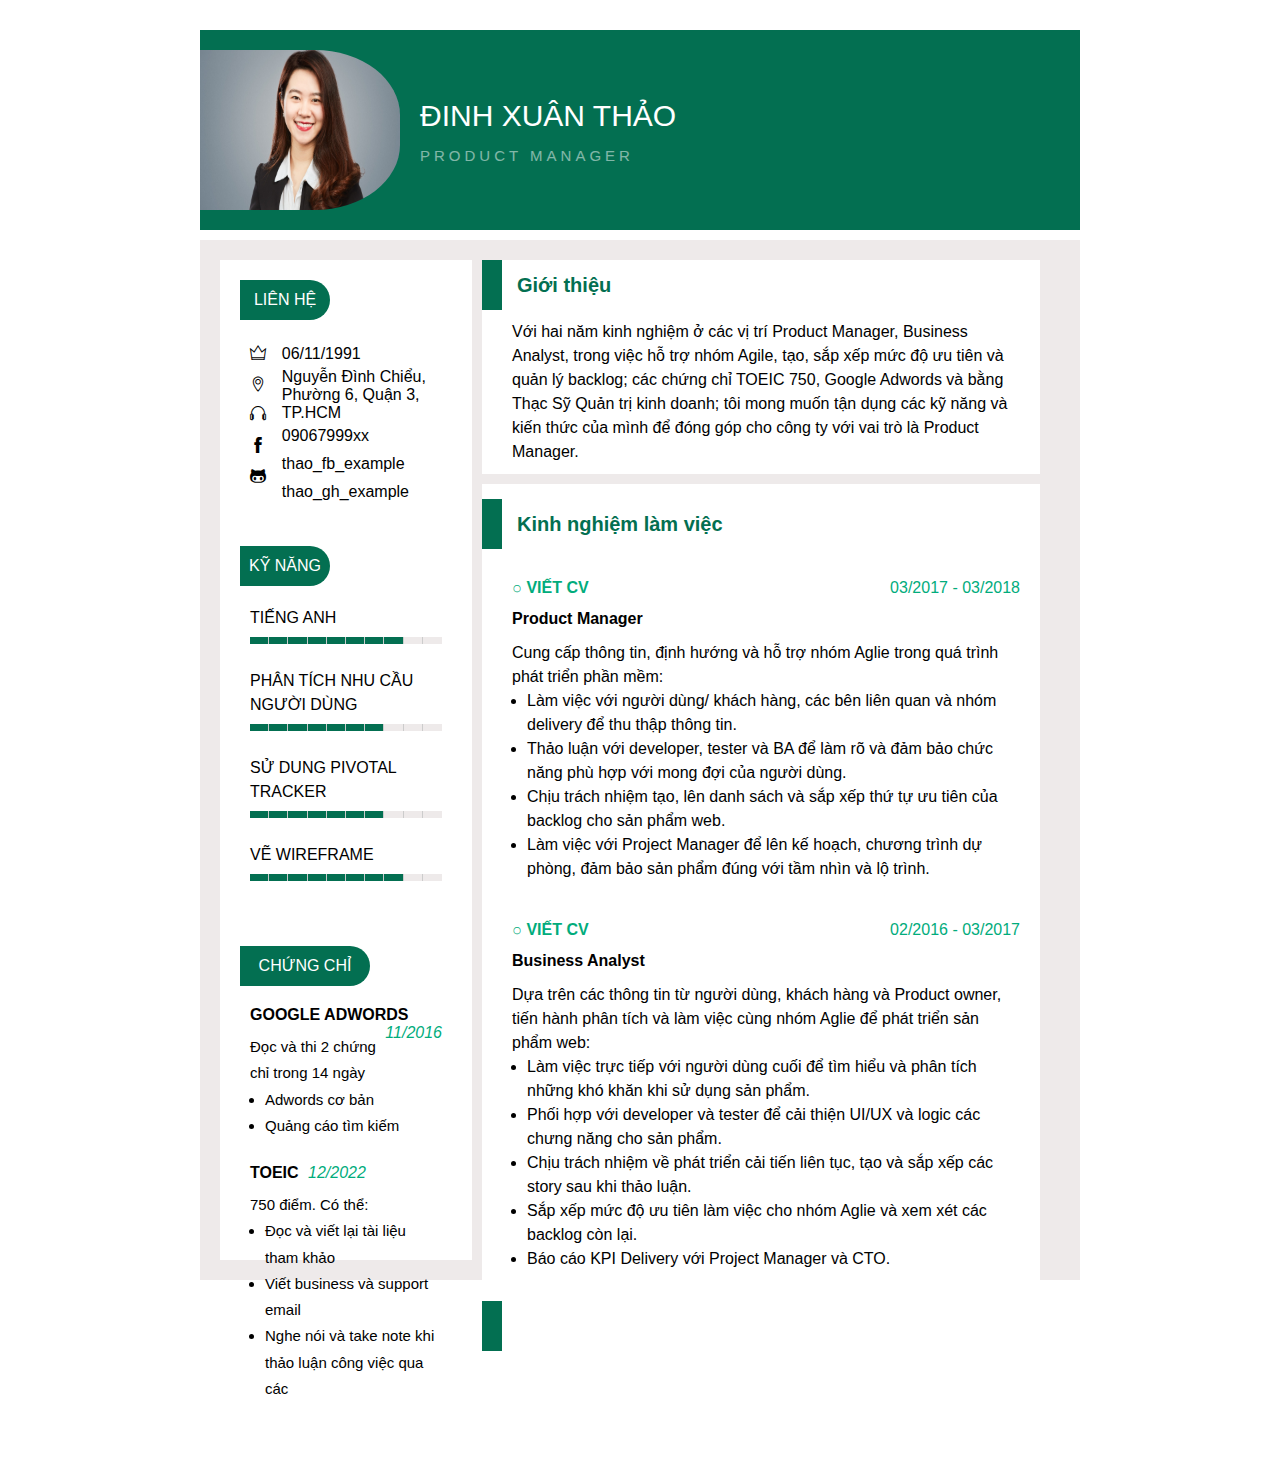
<file: index.html>
<!DOCTYPE html>
<html lang="en">
<head>
    <meta charset="UTF-8">
    <meta http-equiv="X-UA-Compatible" content="IE=edge">
    <meta name="viewport" content="width=`, initial-scale=1.0">
    <link rel="stylesheet" href="./css/style.css">
    <link rel="stylesheet" href="./themify-icons/themify-icons.css">
    <title>Document</title>
</head>
<body>
    <div id="main">
        <div id="header">
            <img class="logo" src="./img/logo.jpg" alt="">
            <ul class="header-ct">
                <li class="tt1">Đinh Xuân Thảo</li>
                <li class="tt2">Product manager</li>
            </ul>
        </div>
        <div id="content">
            <div class="content-1">
                <div class="contact">
                    <p class="contact-tt">Liên hệ</p>
                    <div class="contact-ct">
                        <ul class="list-contact-1">
                            <li>
                                <i class="ti-crown"></i>
                            </li>
                            <li>
                                <i class="ti-location-pin"></i>
                            </li>
                            <li>
                                <i class="ti-headphone"></i>
                            </li>
                            <li>
                                <i class="ti-facebook"></i>
                            </li>
                            <li>
                                <i class="ti-github"></i>
                            </li>
                        </ul>
                        <ul class="list-contact-2">
                            <li style="line-height: 1.75;">06/11/1991</li>
                            <li>Nguyễn Đình Chiểu, Phường 6, Quận 3, TP.HCM</li>
                            <li style="line-height: 1.75;">09067999xx</li>
                            <li style="line-height: 1.75;">thao_fb_example</li>
                            <li style="line-height: 1.75;">thao_gh_example</li>
                        </ul>
                    </div>
                </div>
                <div class="skill">
                    <div class="skill-tt">
                        <p>Kỹ năng</p>
                    </div>
                    <div class="skill-ct">
                        <p>Tiếng anh</p>
                        <div class="list-square-1">
                            <div class="skill-1" style="width: 10%; border-right:#ccc solid 0.1px; background-color: rgb(3, 111, 81);"></div>
                            <div class="skill-1" style="width: 10%; border-right:#ccc solid 0.1px; background-color: rgb(3, 111, 81);"></div>
                            <div class="skill-1" style="width: 10%; border-right:#ccc solid 0.1px; background-color: rgb(3, 111, 81);"></div>
                            <div class="skill-1" style="width: 10%; border-right:#ccc solid 0.1px; background-color: rgb(3, 111, 81);"></div>
                            <div class="skill-1" style="width: 10%; border-right:#ccc solid 0.1px; background-color: rgb(3, 111, 81);"></div>
                            <div class="skill-1" style="width: 10%; border-right:#ccc solid 0.1px; background-color: rgb(3, 111, 81);"></div>
                            <div class="skill-1" style="width: 10%; border-right:#ccc solid 0.1px; background-color: rgb(3, 111, 81);"></div>
                            <div class="skill-1" style="width: 10%; border-right:#ccc solid 0.1px; background-color: rgb(3, 111, 81);"></div>
                            <div class="skill-1" style="width: 10%; border-right:#ccc solid 0.1px;"></div>
                            <div class="skill-1" style="width: 10%; "></div>
                        </div>
                        <p>Phân tích nhu cầu người dùng</p>
                        <div class="list-square-2">
                            <div class="skill-1" style="width: 10%; border-right:#ccc solid 0.1px; background-color: rgb(3, 111, 81);"></div>
                            <div class="skill-1" style="width: 10%; border-right:#ccc solid 0.1px; background-color: rgb(3, 111, 81);"></div>
                            <div class="skill-1" style="width: 10%; border-right:#ccc solid 0.1px; background-color: rgb(3, 111, 81);"></div>
                            <div class="skill-1" style="width: 10%; border-right:#ccc solid 0.1px; background-color: rgb(3, 111, 81);"></div>
                            <div class="skill-1" style="width: 10%; border-right:#ccc solid 0.1px; background-color: rgb(3, 111, 81);"></div>
                            <div class="skill-1" style="width: 10%; border-right:#ccc solid 0.1px; background-color: rgb(3, 111, 81);"></div>
                            <div class="skill-1" style="width: 10%; border-right:#ccc solid 0.1px; background-color: rgb(3, 111, 81);"></div>
                            <div class="skill-1" style="width: 10%; border-right:#ccc solid 0.1px;"></div>
                            <div class="skill-1" style="width: 10%; border-right:#ccc solid 0.1px;"></div>
                            <div class="skill-1" style="width: 10%; "></div>
                        </div>
                        <p>Sử dung pivotal tracker</p>
                        <div class="list-square-3">
                            <div class="skill-1" style="width: 10%; border-right:#ccc solid 0.1px; background-color: rgb(3, 111, 81);"></div>
                            <div class="skill-1" style="width: 10%; border-right:#ccc solid 0.1px; background-color: rgb(3, 111, 81);"></div>
                            <div class="skill-1" style="width: 10%; border-right:#ccc solid 0.1px; background-color: rgb(3, 111, 81);"></div>
                            <div class="skill-1" style="width: 10%; border-right:#ccc solid 0.1px; background-color: rgb(3, 111, 81);"></div>
                            <div class="skill-1" style="width: 10%; border-right:#ccc solid 0.1px; background-color: rgb(3, 111, 81);"></div>
                            <div class="skill-1" style="width: 10%; border-right:#ccc solid 0.1px; background-color: rgb(3, 111, 81);"></div>
                            <div class="skill-1" style="width: 10%; border-right:#ccc solid 0.1px; background-color: rgb(3, 111, 81);"></div>
                            <div class="skill-1" style="width: 10%; border-right:#ccc solid 0.1px;"></div>
                            <div class="skill-1" style="width: 10%; border-right:#ccc solid 0.1px;"></div>
                            <div class="skill-1" style="width: 10%; "></div>
                        </div>
                        <p>vẽ wireframe</p>
                        <div class="list-square-4">
                            <div class="skill-1" style="width: 10%; border-right:#ccc solid 0.1px; background-color: rgb(3, 111, 81);"></div>
                            <div class="skill-1" style="width: 10%; border-right:#ccc solid 0.1px; background-color: rgb(3, 111, 81);"></div>
                            <div class="skill-1" style="width: 10%; border-right:#ccc solid 0.1px; background-color: rgb(3, 111, 81);"></div>
                            <div class="skill-1" style="width: 10%; border-right:#ccc solid 0.1px; background-color: rgb(3, 111, 81);"></div>
                            <div class="skill-1" style="width: 10%; border-right:#ccc solid 0.1px; background-color: rgb(3, 111, 81);"></div>
                            <div class="skill-1" style="width: 10%; border-right:#ccc solid 0.1px; background-color: rgb(3, 111, 81);"></div>
                            <div class="skill-1" style="width: 10%; border-right:#ccc solid 0.1px; background-color: rgb(3, 111, 81);"></div>
                            <div class="skill-1" style="width: 10%; border-right:#ccc solid 0.1px; background-color: rgb(3, 111, 81);"></div>
                            <div class="skill-1" style="width: 10%; border-right:#ccc solid 0.1px;"></div>
                            <div class="skill-1" style="width: 10%; "></div>
                        </div>
                    </div>
                </div>
                <div class="certificate">
                    <div class="certificate-tt">
                        <p>chứng chỉ</p>
                    </div>
                    <div class="certificate-ct">
                        <b>google adwords</b>
                        <i style="float: right;">11/2016</i>
                        <ul>
                            <li style="list-style-type: none;">Đọc và thi 2 chứng chỉ trong 14 ngày</li>
                            <li style="margin-left: 15px;">Adwords cơ bản</li>
                            <li style="margin-left: 15px;">Quảng cáo tìm kiếm</li>
                        </ul>
                        <b>toeic</b>
                        <i style="margin-left: 5px;">12/2022</i>
                        <ul>
                            <li style="list-style-type: none;">750 điểm. Có thể:</li>
                            <li style="margin-left: 15px;">Đọc và viết lại tài liệu tham khảo</li>
                            <li style="margin-left: 15px;">Viết business và support email</li>
                            <li style="margin-left: 15px;">Nghe nói và take note khi thảo luận công việc qua các</li>
                        </ul>

                    </div>
                </div>
            </div>
            <div class="content-2">
                <div class="introduce">
                    <div class="introduce-tt">
                        <div class="tt-3"></div>
                        <div class="tt-4">
                            <p>Giới thiệu</p>
                        </div>
                    </div>
                    <div class="introduce-ct">
                        <p>Với hai năm kinh nghiệm ở các vị trí Product Manager, Business Analyst, trong việc hỗ trợ nhóm Agile, tạo, sắp xếp mức độ ưu tiên và quản lý backlog; các chứng chỉ TOEIC 750, Google Adwords và bằng Thạc Sỹ Quản trị kinh doanh; tôi mong muốn tận dụng các kỹ năng và kiến thức của mình để đóng góp cho công ty với vai trò là Product Manager.</p>
                    </div>
                </div>
                <div class="experience">
                    <div class="experience-tt">
                        <div class="tt-5"></div>
                        <div class="tt-6">
                            <p>Kinh nghiệm làm việc</p>
                        </div>
                    </div>
                    <div class="experience-ct">
                        <div class="CV">
                            <p style="text-transform: uppercase; font-weight: 700;">
                                <i class="ti-control-record"></i>
                                    Viết CV
                            </p>
                            <p style="float: right;">03/2017 - 03/2018</p>
                        </div>
                        <b style="margin-bottom: 20px;">Product Manager</b>
                        <ul>
                            <li style="list-style-type: none;">Cung cấp thông tin, định hướng và hỗ trợ nhóm Aglie trong quá trình phát triển phần mềm:</li>
                            <li style="margin-left: 15px;">Làm việc với người dùng/ khách hàng, các bên liên quan và nhóm delivery để thu thập thông tin. </li>
                            <li style="margin-left: 15px;">Thảo luận với developer, tester và BA để làm rõ và đảm bảo chức năng phù hợp với mong đợi của người dùng.</li>
                            <li style="margin-left: 15px;">Chịu trách nhiệm tạo, lên danh sách và sắp xếp thứ tự ưu tiên của backlog cho sản phẩm web.</li>
                            <li style="margin-left: 15px;">Làm việc với Project Manager để lên kế hoạch, chương trình dự phòng, đảm bảo sản phẩm đúng với tầm nhìn và lộ trình.</li>
                        </ul>
                        <div class="CV">
                            <p style="text-transform: uppercase; font-weight: 700;">
                                <i class="ti-control-record"></i>
                                    Viết CV
                            </p>
                            <p style="float: right;">02/2016 - 03/2017</p>
                        </div>
                        <b>Business Analyst</b>
                        <ul>
                            <li style="list-style-type: none;">Dựa trên các thông tin từ người dùng, khách hàng và Product owner, tiến hành phân tích và làm việc cùng nhóm Aglie để phát triển sản phẩm web:</li>
                            <li style="margin-left: 15px;">Làm việc trực tiếp với người dùng cuối để tìm hiểu và phân tích những khó khăn khi sử dụng sản phẩm.</li>
                            <li style="margin-left: 15px;">Phối hợp với developer và tester để cải thiện UI/UX và logic các chưng năng cho sản phẩm.</li>
                            <li style="margin-left: 15px;">Chịu trách nhiệm về phát triển cải tiến liên tục, tạo và sắp xếp các story sau khi thảo luận.</li>
                            <li style="margin-left: 15px;">Sắp xếp mức độ ưu tiên làm việc cho nhóm Aglie và xem xét các backlog còn lại.</li>
                            <li style="margin-left: 15px;">Báo cáo KPI Delivery với Project Manager và CTO.</li>
                        </ul>
                    </div>
                </div>
                <div class="footer">
                    <div class="tt-7"></div>
                </div>
            </div>
        </div>
    </div>
</body>
</html>
</file>
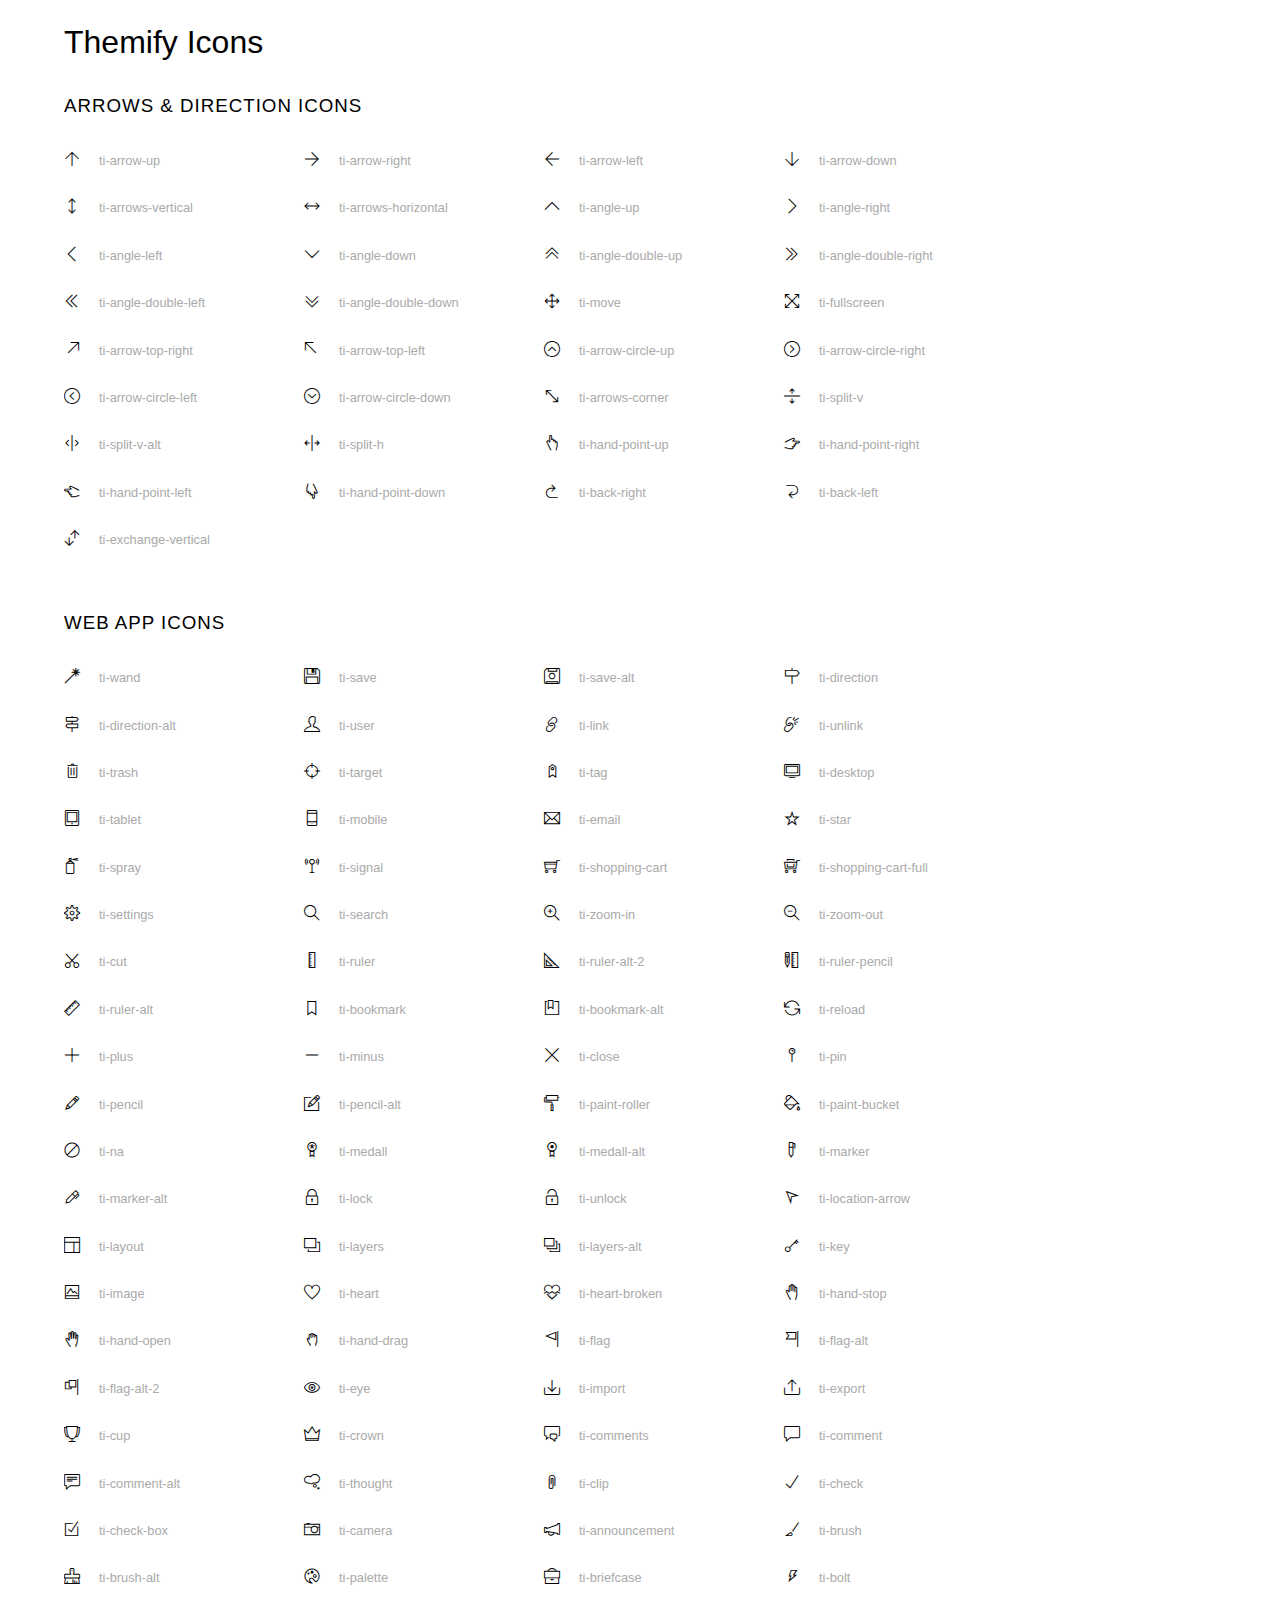
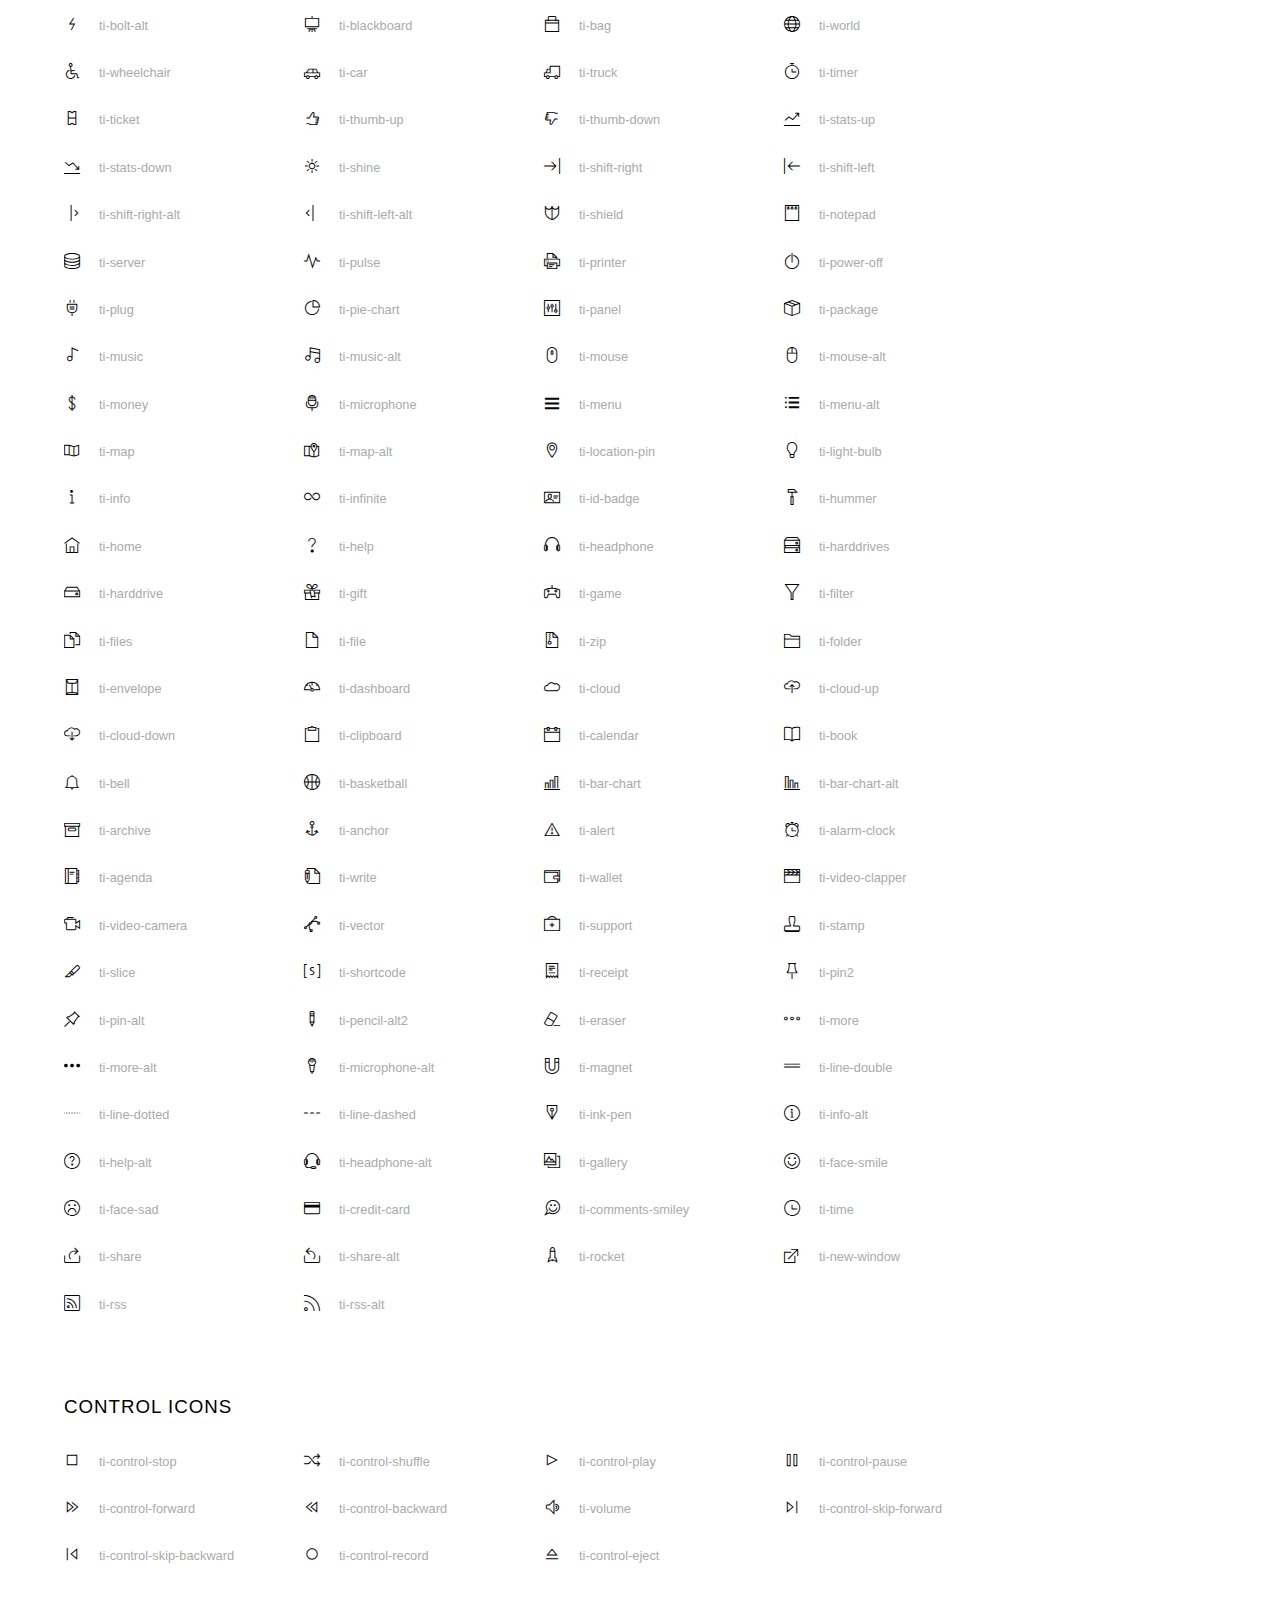
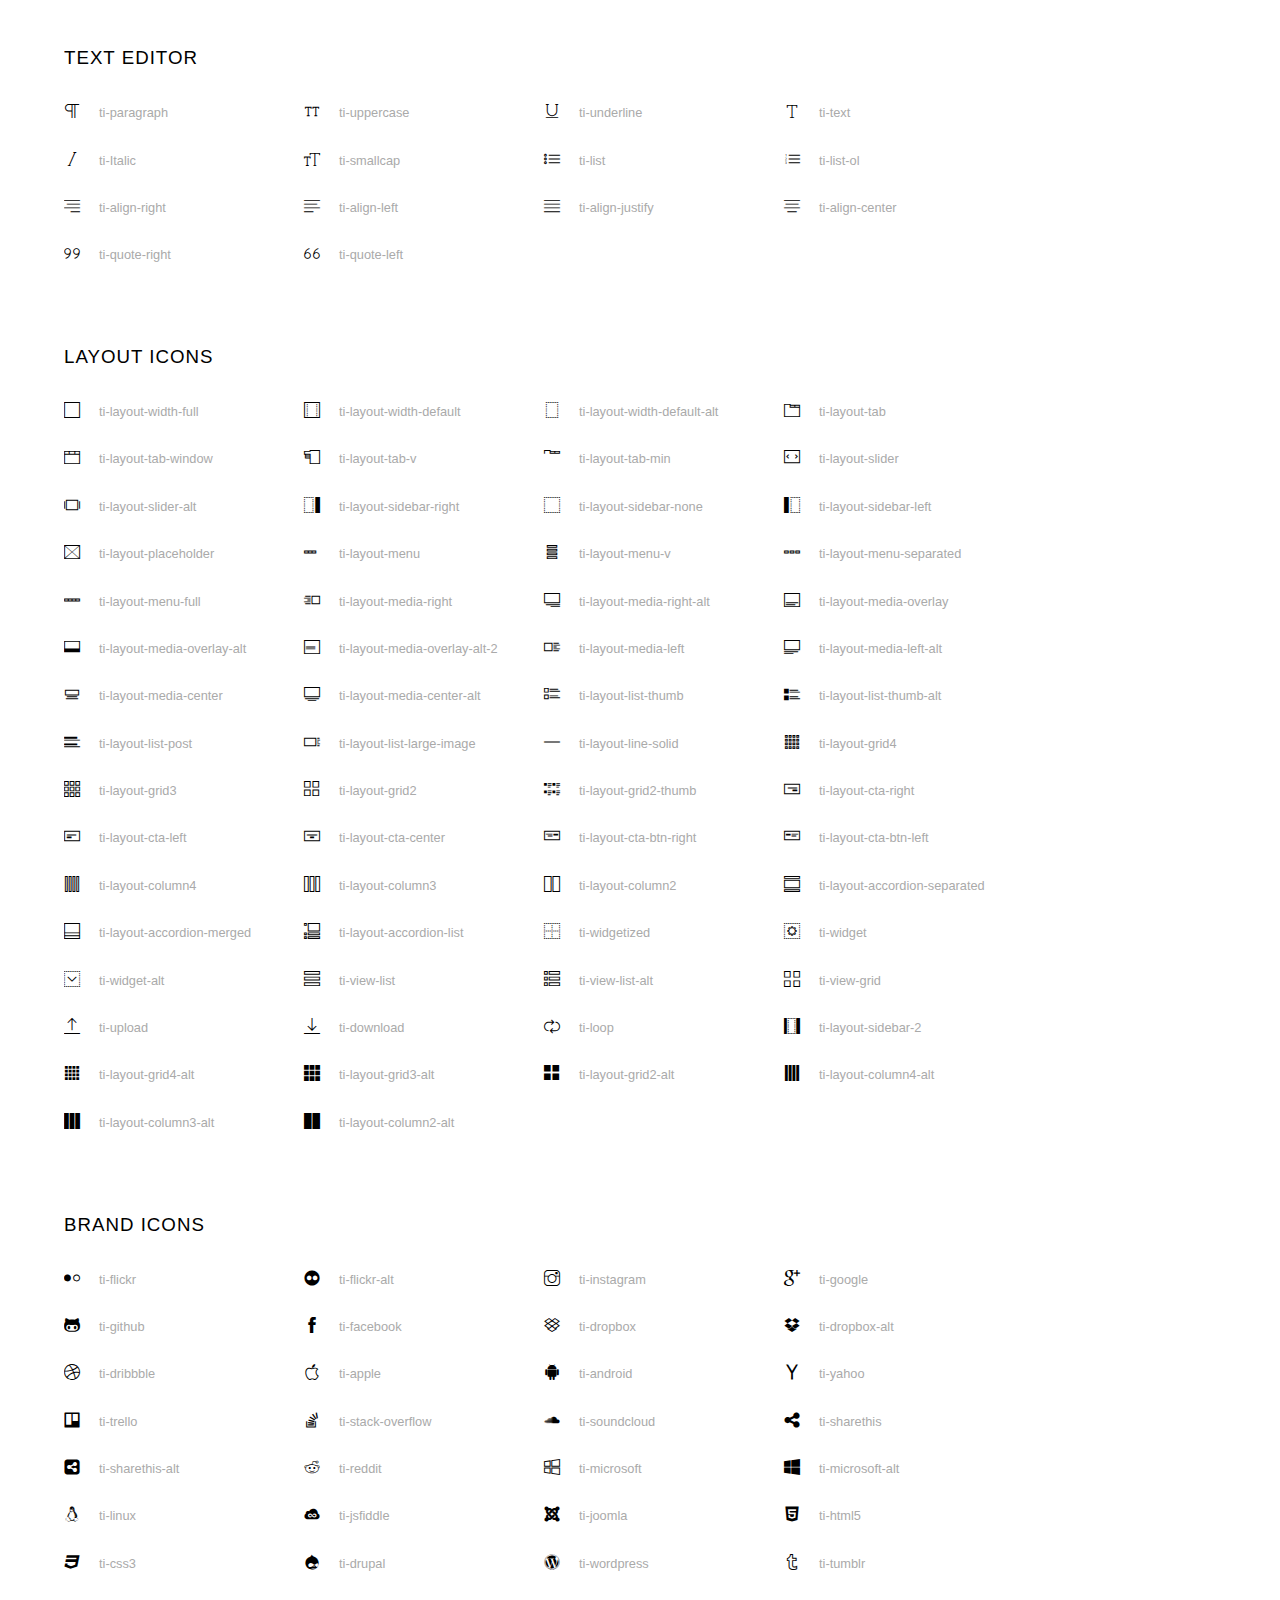
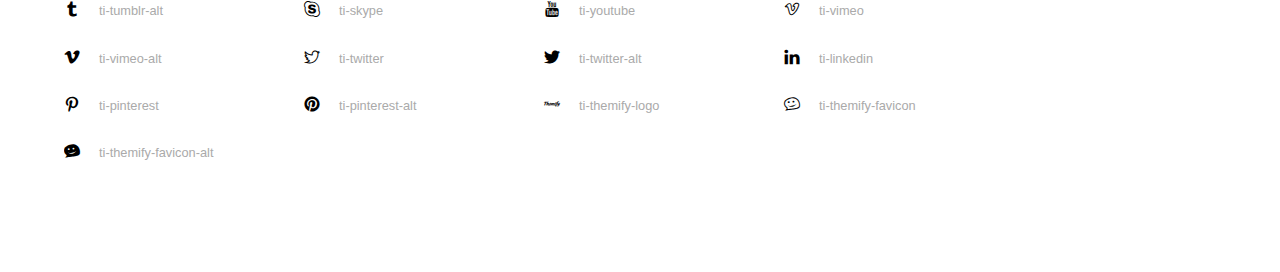
<file: themify-icons/index.html>
<!doctype html>
<html>
<head>
	<meta charset="utf-8">
	<title>Themify Icon Font</title>
	<meta name="viewport" content="width=device-width">
	<link rel="stylesheet" href="demo-files/demo.css">
	<link rel="stylesheet" href="themify-icons.css">
	<!--[if lt IE 8]><!-->
	<link rel="stylesheet" href="ie7/ie7.css">
	<!--<![endif]-->
</head>
<body>
	<h1>Themify Icons</h1>

	<div class="icon-section">

		<div class="icon-section">
			<h3>Arrows &amp; Direction Icons </h3>

			<div class="icon-container">
				<span class="ti-arrow-up"></span><span class="icon-name"> ti-arrow-up</span>
			</div>
			<div class="icon-container">
				<span class="ti-arrow-right"></span><span class="icon-name"> ti-arrow-right</span>
			</div>
			<div class="icon-container">
				<span class="ti-arrow-left"></span><span class="icon-name"> ti-arrow-left</span>
			</div>
			<div class="icon-container">
				<span class="ti-arrow-down"></span><span class="icon-name"> ti-arrow-down</span>
			</div>
			<div class="icon-container">
				<span class="ti-arrows-vertical"></span><span class="icon-name"> ti-arrows-vertical</span>
			</div>
			<div class="icon-container">
				<span class="ti-arrows-horizontal"></span><span class="icon-name"> ti-arrows-horizontal</span>
			</div>
			<div class="icon-container">
				<span class="ti-angle-up"></span><span class="icon-name"> ti-angle-up</span>
			</div>
			<div class="icon-container">
				<span class="ti-angle-right"></span><span class="icon-name"> ti-angle-right</span>
			</div>
			<div class="icon-container">
				<span class="ti-angle-left"></span><span class="icon-name"> ti-angle-left</span>
			</div>
			<div class="icon-container">
				<span class="ti-angle-down"></span><span class="icon-name"> ti-angle-down</span>
			</div>	
			<div class="icon-container">
				<span class="ti-angle-double-up"></span><span class="icon-name"> ti-angle-double-up</span>
			</div>
			<div class="icon-container">
				<span class="ti-angle-double-right"></span><span class="icon-name"> ti-angle-double-right</span>
			</div>
			<div class="icon-container">
				<span class="ti-angle-double-left"></span><span class="icon-name"> ti-angle-double-left</span>
			</div>
			<div class="icon-container">
				<span class="ti-angle-double-down"></span><span class="icon-name"> ti-angle-double-down</span>
			</div>					
			<div class="icon-container">
				<span class="ti-move"></span><span class="icon-name"> ti-move</span>
			</div>
			<div class="icon-container">
				<span class="ti-fullscreen"></span><span class="icon-name"> ti-fullscreen</span>
			</div>
			<div class="icon-container">
				<span class="ti-arrow-top-right"></span><span class="icon-name"> ti-arrow-top-right</span>
			</div>
			<div class="icon-container">
				<span class="ti-arrow-top-left"></span><span class="icon-name"> ti-arrow-top-left</span>
			</div>
			<div class="icon-container">
				<span class="ti-arrow-circle-up"></span><span class="icon-name"> ti-arrow-circle-up</span>
			</div>
			<div class="icon-container">
				<span class="ti-arrow-circle-right"></span><span class="icon-name"> ti-arrow-circle-right</span>
			</div>
			<div class="icon-container">
				<span class="ti-arrow-circle-left"></span><span class="icon-name"> ti-arrow-circle-left</span>
			</div>
			<div class="icon-container">
				<span class="ti-arrow-circle-down"></span><span class="icon-name"> ti-arrow-circle-down</span>
			</div>
			<div class="icon-container">
				<span class="ti-arrows-corner"></span><span class="icon-name"> ti-arrows-corner</span>
			</div>
			<div class="icon-container">
				<span class="ti-split-v"></span><span class="icon-name"> ti-split-v</span>
			</div>

			<div class="icon-container">
				<span class="ti-split-v-alt"></span><span class="icon-name"> ti-split-v-alt</span>
			</div>
			<div class="icon-container">
				<span class="ti-split-h"></span><span class="icon-name"> ti-split-h</span>
			</div>
			<div class="icon-container">
				<span class="ti-hand-point-up"></span><span class="icon-name"> ti-hand-point-up</span>
			</div>
			<div class="icon-container">
				<span class="ti-hand-point-right"></span><span class="icon-name"> ti-hand-point-right</span>
			</div>
			<div class="icon-container">
				<span class="ti-hand-point-left"></span><span class="icon-name"> ti-hand-point-left</span>
			</div>
			<div class="icon-container">
				<span class="ti-hand-point-down"></span><span class="icon-name"> ti-hand-point-down</span>
			</div>
			<div class="icon-container">
				<span class="ti-back-right"></span><span class="icon-name"> ti-back-right</span>
			</div>
			<div class="icon-container">
				<span class="ti-back-left"></span><span class="icon-name"> ti-back-left</span>
			</div>
			<div class="icon-container">
				<span class="ti-exchange-vertical"></span><span class="icon-name"> ti-exchange-vertical</span>
			</div>

		</div> <!-- Arrows Icons -->



		<h3>Web App Icons</h3>
		
		<div class="icon-section">

			<div class="icon-container">
				<span class="ti-wand"></span><span class="icon-name"> ti-wand</span>
			</div>
			<div class="icon-container">
				<span class="ti-save"></span><span class="icon-name"> ti-save</span>
			</div>
			<div class="icon-container">
				<span class="ti-save-alt"></span><span class="icon-name"> ti-save-alt</span>
			</div>

			<div class="icon-container">
				<span class="ti-direction"></span><span class="icon-name"> ti-direction</span>
			</div>
			<div class="icon-container">
				<span class="ti-direction-alt"></span><span class="icon-name"> ti-direction-alt</span>
			</div>
			<div class="icon-container">
				<span class="ti-user"></span><span class="icon-name"> ti-user</span>
			</div>
			<div class="icon-container">
				<span class="ti-link"></span><span class="icon-name"> ti-link</span>
			</div>
			<div class="icon-container">
				<span class="ti-unlink"></span><span class="icon-name"> ti-unlink</span>
			</div>
			<div class="icon-container">
				<span class="ti-trash"></span><span class="icon-name"> ti-trash</span>
			</div>
			<div class="icon-container">
				<span class="ti-target"></span><span class="icon-name"> ti-target</span>
			</div>
			<div class="icon-container">
				<span class="ti-tag"></span><span class="icon-name"> ti-tag</span>
			</div>
			<div class="icon-container">
				<span class="ti-desktop"></span><span class="icon-name"> ti-desktop</span>
			</div>
			<div class="icon-container">
				<span class="ti-tablet"></span><span class="icon-name"> ti-tablet</span>
			</div>
			<div class="icon-container">
				<span class="ti-mobile"></span><span class="icon-name"> ti-mobile</span>
			</div>
			<div class="icon-container">
				<span class="ti-email"></span><span class="icon-name"> ti-email</span>
			</div>	
			<div class="icon-container">
				<span class="ti-star"></span><span class="icon-name"> ti-star</span>
			</div>
			<div class="icon-container">
				<span class="ti-spray"></span><span class="icon-name"> ti-spray</span>
			</div>
			<div class="icon-container">
				<span class="ti-signal"></span><span class="icon-name"> ti-signal</span>
			</div>
			<div class="icon-container">
				<span class="ti-shopping-cart"></span><span class="icon-name"> ti-shopping-cart</span>
			</div>
			<div class="icon-container">
				<span class="ti-shopping-cart-full"></span><span class="icon-name"> ti-shopping-cart-full</span>
			</div>
			<div class="icon-container">
				<span class="ti-settings"></span><span class="icon-name"> ti-settings</span>
			</div>
			<div class="icon-container">
				<span class="ti-search"></span><span class="icon-name"> ti-search</span>
			</div>
			<div class="icon-container">
				<span class="ti-zoom-in"></span><span class="icon-name"> ti-zoom-in</span>
			</div>
			<div class="icon-container">
				<span class="ti-zoom-out"></span><span class="icon-name"> ti-zoom-out</span>
			</div>
			<div class="icon-container">
				<span class="ti-cut"></span><span class="icon-name"> ti-cut</span>
			</div>
			<div class="icon-container">
				<span class="ti-ruler"></span><span class="icon-name"> ti-ruler</span>
			</div>
			<div class="icon-container">
				<span class="ti-ruler-alt-2"></span><span class="icon-name"> ti-ruler-alt-2</span>
			</div>			
			<div class="icon-container">
				<span class="ti-ruler-pencil"></span><span class="icon-name"> ti-ruler-pencil</span>
			</div>
			<div class="icon-container">
				<span class="ti-ruler-alt"></span><span class="icon-name"> ti-ruler-alt</span>
			</div>
			<div class="icon-container">
				<span class="ti-bookmark"></span><span class="icon-name"> ti-bookmark</span>
			</div>
			<div class="icon-container">
				<span class="ti-bookmark-alt"></span><span class="icon-name"> ti-bookmark-alt</span>
			</div>
			<div class="icon-container">
				<span class="ti-reload"></span><span class="icon-name"> ti-reload</span>
			</div>
			<div class="icon-container">
				<span class="ti-plus"></span><span class="icon-name"> ti-plus</span>
			</div>
			<div class="icon-container">
				<span class="ti-minus"></span><span class="icon-name"> ti-minus</span>
			</div>
			<div class="icon-container">
				<span class="ti-close"></span><span class="icon-name"> ti-close</span>
			</div>			
			<div class="icon-container">
				<span class="ti-pin"></span><span class="icon-name"> ti-pin</span>
			</div>
			<div class="icon-container">
				<span class="ti-pencil"></span><span class="icon-name"> ti-pencil</span>
			</div>
					
		  	<div class="icon-container">
				<span class="ti-pencil-alt"></span><span class="icon-name"> ti-pencil-alt</span>
			</div>
			<div class="icon-container">
				<span class="ti-paint-roller"></span><span class="icon-name"> ti-paint-roller</span>
			</div>
			<div class="icon-container">
				<span class="ti-paint-bucket"></span><span class="icon-name"> ti-paint-bucket</span>
			</div>
			<div class="icon-container">
				<span class="ti-na"></span><span class="icon-name"> ti-na</span>
			</div>
			<div class="icon-container">
				<span class="ti-medall"></span><span class="icon-name"> ti-medall</span>
			</div>
			<div class="icon-container">
				<span class="ti-medall-alt"></span><span class="icon-name"> ti-medall-alt</span>
			</div>
			<div class="icon-container">
				<span class="ti-marker"></span><span class="icon-name"> ti-marker</span>
			</div>
			<div class="icon-container">
				<span class="ti-marker-alt"></span><span class="icon-name"> ti-marker-alt</span>
			</div>

			<div class="icon-container">
				<span class="ti-lock"></span><span class="icon-name"> ti-lock</span>
			</div>
			<div class="icon-container">
				<span class="ti-unlock"></span><span class="icon-name"> ti-unlock</span>
			</div>
			<div class="icon-container">
				<span class="ti-location-arrow"></span><span class="icon-name"> ti-location-arrow</span>
			</div>
			<div class="icon-container">
				<span class="ti-layout"></span><span class="icon-name"> ti-layout</span>
			</div>
			<div class="icon-container">
				<span class="ti-layers"></span><span class="icon-name"> ti-layers</span>
			</div>
			<div class="icon-container">
				<span class="ti-layers-alt"></span><span class="icon-name"> ti-layers-alt</span>
			</div>
			<div class="icon-container">
				<span class="ti-key"></span><span class="icon-name"> ti-key</span>
			</div>
			<div class="icon-container">
				<span class="ti-image"></span><span class="icon-name"> ti-image</span>
			</div>
			<div class="icon-container">
				<span class="ti-heart"></span><span class="icon-name"> ti-heart</span>
			</div>
			<div class="icon-container">
				<span class="ti-heart-broken"></span><span class="icon-name"> ti-heart-broken</span>
			</div>
			<div class="icon-container">
				<span class="ti-hand-stop"></span><span class="icon-name"> ti-hand-stop</span>
			</div>
			<div class="icon-container">
				<span class="ti-hand-open"></span><span class="icon-name"> ti-hand-open</span>
			</div>
			<div class="icon-container">
				<span class="ti-hand-drag"></span><span class="icon-name"> ti-hand-drag</span>
			</div>
			<div class="icon-container">
				<span class="ti-flag"></span><span class="icon-name"> ti-flag</span>
			</div>
			<div class="icon-container">
				<span class="ti-flag-alt"></span><span class="icon-name"> ti-flag-alt</span>
			</div>
			<div class="icon-container">
				<span class="ti-flag-alt-2"></span><span class="icon-name"> ti-flag-alt-2</span>
			</div>
			<div class="icon-container">
				<span class="ti-eye"></span><span class="icon-name"> ti-eye</span>
			</div>
			<div class="icon-container">
				<span class="ti-import"></span><span class="icon-name"> ti-import</span>
			</div>			
			<div class="icon-container">
				<span class="ti-export"></span><span class="icon-name"> ti-export</span>
			</div>
			<div class="icon-container">
				<span class="ti-cup"></span><span class="icon-name"> ti-cup</span>
			</div>
			<div class="icon-container">
				<span class="ti-crown"></span><span class="icon-name"> ti-crown</span>
			</div>
			<div class="icon-container">
				<span class="ti-comments"></span><span class="icon-name"> ti-comments</span>
			</div>
			<div class="icon-container">
				<span class="ti-comment"></span><span class="icon-name"> ti-comment</span>
			</div>
			<div class="icon-container">
				<span class="ti-comment-alt"></span><span class="icon-name"> ti-comment-alt</span>
			</div>
			<div class="icon-container">
				<span class="ti-thought"></span><span class="icon-name"> ti-thought</span>
			</div>			
			<div class="icon-container">
				<span class="ti-clip"></span><span class="icon-name"> ti-clip</span>
			</div>

			<div class="icon-container">
				<span class="ti-check"></span><span class="icon-name"> ti-check</span>
			</div>
			<div class="icon-container">
				<span class="ti-check-box"></span><span class="icon-name"> ti-check-box</span>
			</div>
			<div class="icon-container">
				<span class="ti-camera"></span><span class="icon-name"> ti-camera</span>
			</div>
			<div class="icon-container">
				<span class="ti-announcement"></span><span class="icon-name"> ti-announcement</span>
			</div>
			<div class="icon-container">
				<span class="ti-brush"></span><span class="icon-name"> ti-brush</span>
			</div>
			<div class="icon-container">
				<span class="ti-brush-alt"></span><span class="icon-name"> ti-brush-alt</span>
			</div>
			<div class="icon-container">
				<span class="ti-palette"></span><span class="icon-name"> ti-palette</span>
			</div>			
			<div class="icon-container">
				<span class="ti-briefcase"></span><span class="icon-name"> ti-briefcase</span>
			</div>
			<div class="icon-container">
				<span class="ti-bolt"></span><span class="icon-name"> ti-bolt</span>
			</div>
			<div class="icon-container">
				<span class="ti-bolt-alt"></span><span class="icon-name"> ti-bolt-alt</span>
			</div>
			<div class="icon-container">
				<span class="ti-blackboard"></span><span class="icon-name"> ti-blackboard</span>
			</div>
			<div class="icon-container">
				<span class="ti-bag"></span><span class="icon-name"> ti-bag</span>
			</div>
			<div class="icon-container">
				<span class="ti-world"></span><span class="icon-name"> ti-world</span>
			</div>
			<div class="icon-container">
				<span class="ti-wheelchair"></span><span class="icon-name"> ti-wheelchair</span>
			</div>
			<div class="icon-container">
				<span class="ti-car"></span><span class="icon-name"> ti-car</span>
			</div>
			<div class="icon-container">
				<span class="ti-truck"></span><span class="icon-name"> ti-truck</span>
			</div>
			<div class="icon-container">
				<span class="ti-timer"></span><span class="icon-name"> ti-timer</span>
			</div>
			<div class="icon-container">
				<span class="ti-ticket"></span><span class="icon-name"> ti-ticket</span>
			</div>
			<div class="icon-container">
				<span class="ti-thumb-up"></span><span class="icon-name"> ti-thumb-up</span>
			</div>
			<div class="icon-container">
				<span class="ti-thumb-down"></span><span class="icon-name"> ti-thumb-down</span>
			</div>

			<div class="icon-container">
				<span class="ti-stats-up"></span><span class="icon-name"> ti-stats-up</span>
			</div>
			<div class="icon-container">
				<span class="ti-stats-down"></span><span class="icon-name"> ti-stats-down</span>
			</div>
			<div class="icon-container">
				<span class="ti-shine"></span><span class="icon-name"> ti-shine</span>
			</div>
			<div class="icon-container">
				<span class="ti-shift-right"></span><span class="icon-name"> ti-shift-right</span>
			</div>
			<div class="icon-container">
				<span class="ti-shift-left"></span><span class="icon-name"> ti-shift-left</span>
			</div>

			<div class="icon-container">
				<span class="ti-shift-right-alt"></span><span class="icon-name"> ti-shift-right-alt</span>
			</div>
			<div class="icon-container">
				<span class="ti-shift-left-alt"></span><span class="icon-name"> ti-shift-left-alt</span>
			</div>
			<div class="icon-container">
				<span class="ti-shield"></span><span class="icon-name"> ti-shield</span>
			</div>
			<div class="icon-container">
				<span class="ti-notepad"></span><span class="icon-name"> ti-notepad</span>
			</div>
			<div class="icon-container">
				<span class="ti-server"></span><span class="icon-name"> ti-server</span>
			</div>

			<div class="icon-container">
				<span class="ti-pulse"></span><span class="icon-name"> ti-pulse</span>
			</div>
			<div class="icon-container">
				<span class="ti-printer"></span><span class="icon-name"> ti-printer</span>
			</div>
			<div class="icon-container">
				<span class="ti-power-off"></span><span class="icon-name"> ti-power-off</span>
			</div>
			<div class="icon-container">
				<span class="ti-plug"></span><span class="icon-name"> ti-plug</span>
			</div>
			<div class="icon-container">
				<span class="ti-pie-chart"></span><span class="icon-name"> ti-pie-chart</span>
			</div>

			<div class="icon-container">
				<span class="ti-panel"></span><span class="icon-name"> ti-panel</span>
			</div>
			<div class="icon-container">
				<span class="ti-package"></span><span class="icon-name"> ti-package</span>
			</div>
			<div class="icon-container">
				<span class="ti-music"></span><span class="icon-name"> ti-music</span>
			</div>
			<div class="icon-container">
				<span class="ti-music-alt"></span><span class="icon-name"> ti-music-alt</span>
			</div>
			<div class="icon-container">
				<span class="ti-mouse"></span><span class="icon-name"> ti-mouse</span>
			</div>
			<div class="icon-container">
				<span class="ti-mouse-alt"></span><span class="icon-name"> ti-mouse-alt</span>
			</div>
			<div class="icon-container">
				<span class="ti-money"></span><span class="icon-name"> ti-money</span>
			</div>
			<div class="icon-container">
				<span class="ti-microphone"></span><span class="icon-name"> ti-microphone</span>
			</div>
			<div class="icon-container">
				<span class="ti-menu"></span><span class="icon-name"> ti-menu</span>
			</div>
			<div class="icon-container">
				<span class="ti-menu-alt"></span><span class="icon-name"> ti-menu-alt</span>
			</div>
			<div class="icon-container">
				<span class="ti-map"></span><span class="icon-name"> ti-map</span>
			</div>
			<div class="icon-container">
				<span class="ti-map-alt"></span><span class="icon-name"> ti-map-alt</span>
			</div>

			<div class="icon-container">
				<span class="ti-location-pin"></span><span class="icon-name"> ti-location-pin</span>
			</div>

			<div class="icon-container">
				<span class="ti-light-bulb"></span><span class="icon-name"> ti-light-bulb</span>
			</div>
			<div class="icon-container">
				<span class="ti-info"></span><span class="icon-name"> ti-info</span>
			</div>
			<div class="icon-container">
				<span class="ti-infinite"></span><span class="icon-name"> ti-infinite</span>
			</div>
			<div class="icon-container">
				<span class="ti-id-badge"></span><span class="icon-name"> ti-id-badge</span>
			</div>
			<div class="icon-container">
				<span class="ti-hummer"></span><span class="icon-name"> ti-hummer</span>
			</div>
			<div class="icon-container">
				<span class="ti-home"></span><span class="icon-name"> ti-home</span>
			</div>
			<div class="icon-container">
				<span class="ti-help"></span><span class="icon-name"> ti-help</span>
			</div>
			<div class="icon-container">
				<span class="ti-headphone"></span><span class="icon-name"> ti-headphone</span>
			</div>
			<div class="icon-container">
				<span class="ti-harddrives"></span><span class="icon-name"> ti-harddrives</span>
			</div>
			<div class="icon-container">
				<span class="ti-harddrive"></span><span class="icon-name"> ti-harddrive</span>
			</div>
			<div class="icon-container">
				<span class="ti-gift"></span><span class="icon-name"> ti-gift</span>
			</div>
			<div class="icon-container">
				<span class="ti-game"></span><span class="icon-name"> ti-game</span>
			</div>
			<div class="icon-container">
				<span class="ti-filter"></span><span class="icon-name"> ti-filter</span>
			</div>
			<div class="icon-container">
				<span class="ti-files"></span><span class="icon-name"> ti-files</span>
			</div>
			<div class="icon-container">
				<span class="ti-file"></span><span class="icon-name"> ti-file</span>
			</div>
			<div class="icon-container">
				<span class="ti-zip"></span><span class="icon-name"> ti-zip</span>
			</div>
			<div class="icon-container">
				<span class="ti-folder"></span><span class="icon-name"> ti-folder</span>
			</div>			
			<div class="icon-container">
				<span class="ti-envelope"></span><span class="icon-name"> ti-envelope</span>
			</div>


			<div class="icon-container">
				<span class="ti-dashboard"></span><span class="icon-name"> ti-dashboard</span>
			</div>
			<div class="icon-container">
				<span class="ti-cloud"></span><span class="icon-name"> ti-cloud</span>
			</div>
			<div class="icon-container">
				<span class="ti-cloud-up"></span><span class="icon-name"> ti-cloud-up</span>
			</div>
			<div class="icon-container">
				<span class="ti-cloud-down"></span><span class="icon-name"> ti-cloud-down</span>
			</div>
			<div class="icon-container">
				<span class="ti-clipboard"></span><span class="icon-name"> ti-clipboard</span>
			</div>
			<div class="icon-container">
				<span class="ti-calendar"></span><span class="icon-name"> ti-calendar</span>
			</div>
			<div class="icon-container">
				<span class="ti-book"></span><span class="icon-name"> ti-book</span>
			</div>
			<div class="icon-container">
				<span class="ti-bell"></span><span class="icon-name"> ti-bell</span>
			</div>
			<div class="icon-container">
				<span class="ti-basketball"></span><span class="icon-name"> ti-basketball</span>
			</div>
			<div class="icon-container">
				<span class="ti-bar-chart"></span><span class="icon-name"> ti-bar-chart</span>
			</div>
			<div class="icon-container">
				<span class="ti-bar-chart-alt"></span><span class="icon-name"> ti-bar-chart-alt</span>
			</div>


			<div class="icon-container">
				<span class="ti-archive"></span><span class="icon-name"> ti-archive</span>
			</div>
			<div class="icon-container">
				<span class="ti-anchor"></span><span class="icon-name"> ti-anchor</span>
			</div>

			<div class="icon-container">
				<span class="ti-alert"></span><span class="icon-name"> ti-alert</span>
			</div>
			<div class="icon-container">
				<span class="ti-alarm-clock"></span><span class="icon-name"> ti-alarm-clock</span>
			</div>
			<div class="icon-container">
				<span class="ti-agenda"></span><span class="icon-name"> ti-agenda</span>
			</div>
			<div class="icon-container">
				<span class="ti-write"></span><span class="icon-name"> ti-write</span>
			</div>

			<div class="icon-container">
				<span class="ti-wallet"></span><span class="icon-name"> ti-wallet</span>
			</div>
			<div class="icon-container">
				<span class="ti-video-clapper"></span><span class="icon-name"> ti-video-clapper</span>
			</div>
			<div class="icon-container">
				<span class="ti-video-camera"></span><span class="icon-name"> ti-video-camera</span>
			</div>
			<div class="icon-container">
				<span class="ti-vector"></span><span class="icon-name"> ti-vector</span>
			</div>

			<div class="icon-container">
				<span class="ti-support"></span><span class="icon-name"> ti-support</span>
			</div>
			<div class="icon-container">
				<span class="ti-stamp"></span><span class="icon-name"> ti-stamp</span>
			</div>
			<div class="icon-container">
				<span class="ti-slice"></span><span class="icon-name"> ti-slice</span>
			</div>
			<div class="icon-container">
				<span class="ti-shortcode"></span><span class="icon-name"> ti-shortcode</span>
			</div>
			<div class="icon-container">
				<span class="ti-receipt"></span><span class="icon-name"> ti-receipt</span>
			</div>
			<div class="icon-container">
				<span class="ti-pin2"></span><span class="icon-name"> ti-pin2</span>
			</div>
			<div class="icon-container">
				<span class="ti-pin-alt"></span><span class="icon-name"> ti-pin-alt</span>
			</div>
			<div class="icon-container">
				<span class="ti-pencil-alt2"></span><span class="icon-name"> ti-pencil-alt2</span>
			</div>
			<div class="icon-container">
				<span class="ti-eraser"></span><span class="icon-name"> ti-eraser</span>
			</div>			
			<div class="icon-container">
				<span class="ti-more"></span><span class="icon-name"> ti-more</span>
			</div>
			<div class="icon-container">
				<span class="ti-more-alt"></span><span class="icon-name"> ti-more-alt</span>
			</div>
			<div class="icon-container">
				<span class="ti-microphone-alt"></span><span class="icon-name"> ti-microphone-alt</span>
			</div>
			<div class="icon-container">
				<span class="ti-magnet"></span><span class="icon-name"> ti-magnet</span>
			</div>
			<div class="icon-container">
				<span class="ti-line-double"></span><span class="icon-name"> ti-line-double</span>
			</div>
			<div class="icon-container">
				<span class="ti-line-dotted"></span><span class="icon-name"> ti-line-dotted</span>
			</div>
			<div class="icon-container">
				<span class="ti-line-dashed"></span><span class="icon-name"> ti-line-dashed</span>
			</div>

			<div class="icon-container">
				<span class="ti-ink-pen"></span><span class="icon-name"> ti-ink-pen</span>
			</div>
			<div class="icon-container">
				<span class="ti-info-alt"></span><span class="icon-name"> ti-info-alt</span>
			</div>
			<div class="icon-container">
				<span class="ti-help-alt"></span><span class="icon-name"> ti-help-alt</span>
			</div>
			<div class="icon-container">
				<span class="ti-headphone-alt"></span><span class="icon-name"> ti-headphone-alt</span>
			</div>

			<div class="icon-container">
				<span class="ti-gallery"></span><span class="icon-name"> ti-gallery</span>
			</div>
			<div class="icon-container">
				<span class="ti-face-smile"></span><span class="icon-name"> ti-face-smile</span>
			</div>
			<div class="icon-container">
				<span class="ti-face-sad"></span><span class="icon-name"> ti-face-sad</span>
			</div>
			<div class="icon-container">
				<span class="ti-credit-card"></span><span class="icon-name"> ti-credit-card</span>
			</div>
			<div class="icon-container">
				<span class="ti-comments-smiley"></span><span class="icon-name"> ti-comments-smiley</span>
			</div>
			<div class="icon-container">
				<span class="ti-time"></span><span class="icon-name"> ti-time</span>
			</div>
			<div class="icon-container">
				<span class="ti-share"></span><span class="icon-name"> ti-share</span>
			</div>
			<div class="icon-container">
				<span class="ti-share-alt"></span><span class="icon-name"> ti-share-alt</span>
			</div>
			<div class="icon-container">
				<span class="ti-rocket"></span><span class="icon-name"> ti-rocket</span>
			</div>

			<div class="icon-container">
				<span class="ti-new-window"></span><span class="icon-name"> ti-new-window</span>
			</div>

			<div class="icon-container">
				<span class="ti-rss"></span><span class="icon-name"> ti-rss</span>
			</div>

			<div class="icon-container">
				<span class="ti-rss-alt"></span><span class="icon-name"> ti-rss-alt</span>
			</div>
			
		</div><!-- Web App Icons -->


		<div class="icon-section">
			<h3>Control Icons</h3>
			<div class="icon-container">
				<span class="ti-control-stop"></span><span class="icon-name"> ti-control-stop</span>
			</div>
			<div class="icon-container">
				<span class="ti-control-shuffle"></span><span class="icon-name"> ti-control-shuffle</span>
			</div>
			<div class="icon-container">
				<span class="ti-control-play"></span><span class="icon-name"> ti-control-play</span>
			</div>
			<div class="icon-container">
				<span class="ti-control-pause"></span><span class="icon-name"> ti-control-pause</span>
			</div>
			<div class="icon-container">
				<span class="ti-control-forward"></span><span class="icon-name"> ti-control-forward</span>
			</div>
			<div class="icon-container">
				<span class="ti-control-backward"></span><span class="icon-name"> ti-control-backward</span>
			</div>	
			<div class="icon-container">
				<span class="ti-volume"></span><span class="icon-name"> ti-volume</span>
			</div>
			<div class="icon-container">
				<span class="ti-control-skip-forward"></span><span class="icon-name"> ti-control-skip-forward</span>
			</div>
			<div class="icon-container">
				<span class="ti-control-skip-backward"></span><span class="icon-name"> ti-control-skip-backward</span>
			</div>
			<div class="icon-container">
				<span class="ti-control-record"></span><span class="icon-name"> ti-control-record</span>
			</div>
			<div class="icon-container">
				<span class="ti-control-eject"></span><span class="icon-name"> ti-control-eject</span>
			</div>			
		</div> <!-- Control Icons -->


		<div class="icon-section">
			<h3>Text Editor</h3>

			<div class="icon-container">
				<span class="ti-paragraph"></span><span class="icon-name"> ti-paragraph</span>
			</div>
			<div class="icon-container">
				<span class="ti-uppercase"></span><span class="icon-name"> ti-uppercase</span>
			</div>

			<div class="icon-container">
				<span class="ti-underline"></span><span class="icon-name"> ti-underline</span>
			</div>
			<div class="icon-container">
				<span class="ti-text"></span><span class="icon-name"> ti-text</span>
			</div>
			<div class="icon-container">
				<span class="ti-Italic"></span><span class="icon-name"> ti-Italic</span>
			</div>
			<div class="icon-container">
				<span class="ti-smallcap"></span><span class="icon-name"> ti-smallcap</span>
			</div>
			<div class="icon-container">
				<span class="ti-list"></span><span class="icon-name"> ti-list</span>
			</div>
			<div class="icon-container">
				<span class="ti-list-ol"></span><span class="icon-name"> ti-list-ol</span>
			</div>
			<div class="icon-container">
				<span class="ti-align-right"></span><span class="icon-name"> ti-align-right</span>
			</div>
			<div class="icon-container">
				<span class="ti-align-left"></span><span class="icon-name"> ti-align-left</span>
			</div>
			<div class="icon-container">
				<span class="ti-align-justify"></span><span class="icon-name"> ti-align-justify</span>
			</div>
			<div class="icon-container">
				<span class="ti-align-center"></span><span class="icon-name"> ti-align-center</span>
			</div>
			<div class="icon-container">
				<span class="ti-quote-right"></span><span class="icon-name"> ti-quote-right</span>
			</div>
			<div class="icon-container">
				<span class="ti-quote-left"></span><span class="icon-name"> ti-quote-left</span>
			</div>

		</div> <!-- Text Editor -->



		<div class="icon-section">
			<h3>Layout Icons</h3>
			<div class="icon-container">
				<span class="ti-layout-width-full"></span><span class="icon-name"> ti-layout-width-full</span>
			</div>
			<div class="icon-container">
				<span class="ti-layout-width-default"></span><span class="icon-name"> ti-layout-width-default</span>
			</div>
			<div class="icon-container">
				<span class="ti-layout-width-default-alt"></span><span class="icon-name"> ti-layout-width-default-alt</span>
			</div>
			<div class="icon-container">
				<span class="ti-layout-tab"></span><span class="icon-name"> ti-layout-tab</span>
			</div>
			<div class="icon-container">
				<span class="ti-layout-tab-window"></span><span class="icon-name"> ti-layout-tab-window</span>
			</div>
			<div class="icon-container">
				<span class="ti-layout-tab-v"></span><span class="icon-name"> ti-layout-tab-v</span>
			</div>
			<div class="icon-container">
				<span class="ti-layout-tab-min"></span><span class="icon-name"> ti-layout-tab-min</span>
			</div>
			<div class="icon-container">
				<span class="ti-layout-slider"></span><span class="icon-name"> ti-layout-slider</span>
			</div>
			<div class="icon-container">
				<span class="ti-layout-slider-alt"></span><span class="icon-name"> ti-layout-slider-alt</span>
			</div>
			<div class="icon-container">
				<span class="ti-layout-sidebar-right"></span><span class="icon-name"> ti-layout-sidebar-right</span>
			</div>
			<div class="icon-container">
				<span class="ti-layout-sidebar-none"></span><span class="icon-name"> ti-layout-sidebar-none</span>
			</div>
			<div class="icon-container">
				<span class="ti-layout-sidebar-left"></span><span class="icon-name"> ti-layout-sidebar-left</span>
			</div>
			<div class="icon-container">
				<span class="ti-layout-placeholder"></span><span class="icon-name"> ti-layout-placeholder</span>
			</div>
			<div class="icon-container">
				<span class="ti-layout-menu"></span><span class="icon-name"> ti-layout-menu</span>
			</div>
			<div class="icon-container">
				<span class="ti-layout-menu-v"></span><span class="icon-name"> ti-layout-menu-v</span>
			</div>
			<div class="icon-container">
				<span class="ti-layout-menu-separated"></span><span class="icon-name"> ti-layout-menu-separated</span>
			</div>
			<div class="icon-container">
				<span class="ti-layout-menu-full"></span><span class="icon-name"> ti-layout-menu-full</span>
			</div>
			<div class="icon-container">
				<span class="ti-layout-media-right"></span><span class="icon-name"> ti-layout-media-right</span>
			</div>
			<div class="icon-container">
				<span class="ti-layout-media-right-alt"></span><span class="icon-name"> ti-layout-media-right-alt</span>
			</div>
			<div class="icon-container">
				<span class="ti-layout-media-overlay"></span><span class="icon-name"> ti-layout-media-overlay</span>
			</div>
			<div class="icon-container">
				<span class="ti-layout-media-overlay-alt"></span><span class="icon-name"> ti-layout-media-overlay-alt</span>
			</div>
			<div class="icon-container">
				<span class="ti-layout-media-overlay-alt-2"></span><span class="icon-name"> ti-layout-media-overlay-alt-2</span>
			</div>
			<div class="icon-container">
				<span class="ti-layout-media-left"></span><span class="icon-name"> ti-layout-media-left</span>
			</div>
			<div class="icon-container">
				<span class="ti-layout-media-left-alt"></span><span class="icon-name"> ti-layout-media-left-alt</span>
			</div>
			<div class="icon-container">
				<span class="ti-layout-media-center"></span><span class="icon-name"> ti-layout-media-center</span>
			</div>
			<div class="icon-container">
				<span class="ti-layout-media-center-alt"></span><span class="icon-name"> ti-layout-media-center-alt</span>
			</div>
			<div class="icon-container">
				<span class="ti-layout-list-thumb"></span><span class="icon-name"> ti-layout-list-thumb</span>
			</div>
			<div class="icon-container">
				<span class="ti-layout-list-thumb-alt"></span><span class="icon-name"> ti-layout-list-thumb-alt</span>
			</div>
			<div class="icon-container">
				<span class="ti-layout-list-post"></span><span class="icon-name"> ti-layout-list-post</span>
			</div>
			<div class="icon-container">
				<span class="ti-layout-list-large-image"></span><span class="icon-name"> ti-layout-list-large-image</span>
			</div>
			<div class="icon-container">
				<span class="ti-layout-line-solid"></span><span class="icon-name"> ti-layout-line-solid</span>
			</div>
			<div class="icon-container">
				<span class="ti-layout-grid4"></span><span class="icon-name"> ti-layout-grid4</span>
			</div>
			<div class="icon-container">
				<span class="ti-layout-grid3"></span><span class="icon-name"> ti-layout-grid3</span>
			</div>
			<div class="icon-container">
				<span class="ti-layout-grid2"></span><span class="icon-name"> ti-layout-grid2</span>
			</div>
			<div class="icon-container">
				<span class="ti-layout-grid2-thumb"></span><span class="icon-name"> ti-layout-grid2-thumb</span>
			</div>
			<div class="icon-container">
				<span class="ti-layout-cta-right"></span><span class="icon-name"> ti-layout-cta-right</span>
			</div>
			<div class="icon-container">
				<span class="ti-layout-cta-left"></span><span class="icon-name"> ti-layout-cta-left</span>
			</div>
			<div class="icon-container">
				<span class="ti-layout-cta-center"></span><span class="icon-name"> ti-layout-cta-center</span>
			</div>
			<div class="icon-container">
				<span class="ti-layout-cta-btn-right"></span><span class="icon-name"> ti-layout-cta-btn-right</span>
			</div>
			<div class="icon-container">
				<span class="ti-layout-cta-btn-left"></span><span class="icon-name"> ti-layout-cta-btn-left</span>
			</div>
			<div class="icon-container">
				<span class="ti-layout-column4"></span><span class="icon-name"> ti-layout-column4</span>
			</div>
			<div class="icon-container">
				<span class="ti-layout-column3"></span><span class="icon-name"> ti-layout-column3</span>
			</div>
			<div class="icon-container">
				<span class="ti-layout-column2"></span><span class="icon-name"> ti-layout-column2</span>
			</div>
			<div class="icon-container">
				<span class="ti-layout-accordion-separated"></span><span class="icon-name"> ti-layout-accordion-separated</span>
			</div>
			<div class="icon-container">
				<span class="ti-layout-accordion-merged"></span><span class="icon-name"> ti-layout-accordion-merged</span>
			</div>
			<div class="icon-container">
				<span class="ti-layout-accordion-list"></span><span class="icon-name"> ti-layout-accordion-list</span>
			</div>
			<div class="icon-container">
				<span class="ti-widgetized"></span><span class="icon-name"> ti-widgetized</span>
			</div>
			<div class="icon-container">
				<span class="ti-widget"></span><span class="icon-name"> ti-widget</span>
			</div>
			<div class="icon-container">
				<span class="ti-widget-alt"></span><span class="icon-name"> ti-widget-alt</span>
			</div>
			<div class="icon-container">
				<span class="ti-view-list"></span><span class="icon-name"> ti-view-list</span>
			</div>
			<div class="icon-container">
				<span class="ti-view-list-alt"></span><span class="icon-name"> ti-view-list-alt</span>
			</div>
			<div class="icon-container">
				<span class="ti-view-grid"></span><span class="icon-name"> ti-view-grid</span>
			</div>
			<div class="icon-container">
				<span class="ti-upload"></span><span class="icon-name"> ti-upload</span>
			</div>
			<div class="icon-container">
				<span class="ti-download"></span><span class="icon-name"> ti-download</span>
			</div>	
			<div class="icon-container">
				<span class="ti-loop"></span><span class="icon-name"> ti-loop</span>
			</div>
			<div class="icon-container">
				<span class="ti-layout-sidebar-2"></span><span class="icon-name"> ti-layout-sidebar-2</span>
			</div>
			<div class="icon-container">
				<span class="ti-layout-grid4-alt"></span><span class="icon-name"> ti-layout-grid4-alt</span>
			</div>
			<div class="icon-container">
				<span class="ti-layout-grid3-alt"></span><span class="icon-name"> ti-layout-grid3-alt</span>
			</div>
			<div class="icon-container">
				<span class="ti-layout-grid2-alt"></span><span class="icon-name"> ti-layout-grid2-alt</span>
			</div>
			<div class="icon-container">
				<span class="ti-layout-column4-alt"></span><span class="icon-name"> ti-layout-column4-alt</span>
			</div>
			<div class="icon-container">
				<span class="ti-layout-column3-alt"></span><span class="icon-name"> ti-layout-column3-alt</span>
			</div>
			<div class="icon-container">
				<span class="ti-layout-column2-alt"></span><span class="icon-name"> ti-layout-column2-alt</span>
			</div>		


		</div> <!-- Layout Icons -->


		<div class="icon-section">
			<h3>Brand Icons</h3>

			<div class="icon-container">
				<span class="ti-flickr"></span><span class="icon-name"> ti-flickr</span>
			</div>
			<div class="icon-container">
				<span class="ti-flickr-alt"></span><span class="icon-name"> ti-flickr-alt</span>
			</div>			
			<div class="icon-container">
				<span class="ti-instagram"></span><span class="icon-name"> ti-instagram</span>
			</div>
			<div class="icon-container">
				<span class="ti-google"></span><span class="icon-name"> ti-google</span>
			</div>
			<div class="icon-container">
				<span class="ti-github"></span><span class="icon-name"> ti-github</span>
			</div>

			<div class="icon-container">
				<span class="ti-facebook"></span><span class="icon-name"> ti-facebook</span>
			</div>
			<div class="icon-container">
				<span class="ti-dropbox"></span><span class="icon-name"> ti-dropbox</span>
			</div>
			<div class="icon-container">
				<span class="ti-dropbox-alt"></span><span class="icon-name"> ti-dropbox-alt</span>
			</div>
			<div class="icon-container">
				<span class="ti-dribbble"></span><span class="icon-name"> ti-dribbble</span>
			</div>
			<div class="icon-container">
				<span class="ti-apple"></span><span class="icon-name"> ti-apple</span>
			</div>
			<div class="icon-container">
				<span class="ti-android"></span><span class="icon-name"> ti-android</span>
			</div>
			<div class="icon-container">
				<span class="ti-yahoo"></span><span class="icon-name"> ti-yahoo</span>
			</div>
			<div class="icon-container">
				<span class="ti-trello"></span><span class="icon-name"> ti-trello</span>
			</div>
			<div class="icon-container">
				<span class="ti-stack-overflow"></span><span class="icon-name"> ti-stack-overflow</span>
			</div>
			<div class="icon-container">
				<span class="ti-soundcloud"></span><span class="icon-name"> ti-soundcloud</span>
			</div>
			<div class="icon-container">
				<span class="ti-sharethis"></span><span class="icon-name"> ti-sharethis</span>
			</div>
			<div class="icon-container">
				<span class="ti-sharethis-alt"></span><span class="icon-name"> ti-sharethis-alt</span>
			</div>
			<div class="icon-container">
				<span class="ti-reddit"></span><span class="icon-name"> ti-reddit</span>
			</div>

			<div class="icon-container">
				<span class="ti-microsoft"></span><span class="icon-name"> ti-microsoft</span>
			</div>
			<div class="icon-container">
				<span class="ti-microsoft-alt"></span><span class="icon-name"> ti-microsoft-alt</span>
			</div>
			<div class="icon-container">
				<span class="ti-linux"></span><span class="icon-name"> ti-linux</span>
			</div>
			<div class="icon-container">
				<span class="ti-jsfiddle"></span><span class="icon-name"> ti-jsfiddle</span>
			</div>
			<div class="icon-container">
				<span class="ti-joomla"></span><span class="icon-name"> ti-joomla</span>
			</div>
			<div class="icon-container">
				<span class="ti-html5"></span><span class="icon-name"> ti-html5</span>
			</div>
			<div class="icon-container">
				<span class="ti-css3"></span><span class="icon-name"> ti-css3</span>
			</div>	
			<div class="icon-container">
				<span class="ti-drupal"></span><span class="icon-name"> ti-drupal</span>
			</div>
			<div class="icon-container">
				<span class="ti-wordpress"></span><span class="icon-name"> ti-wordpress</span>
			</div>		
			<div class="icon-container">
				<span class="ti-tumblr"></span><span class="icon-name"> ti-tumblr</span>
			</div>
			<div class="icon-container">
				<span class="ti-tumblr-alt"></span><span class="icon-name"> ti-tumblr-alt</span>
			</div>
			<div class="icon-container">
				<span class="ti-skype"></span><span class="icon-name"> ti-skype</span>
			</div>
			<div class="icon-container">
				<span class="ti-youtube"></span><span class="icon-name"> ti-youtube</span>
			</div>
			<div class="icon-container">
				<span class="ti-vimeo"></span><span class="icon-name"> ti-vimeo</span>
			</div>
			<div class="icon-container">
				<span class="ti-vimeo-alt"></span><span class="icon-name"> ti-vimeo-alt</span>
			</div>			
			<div class="icon-container">
				<span class="ti-twitter"></span><span class="icon-name"> ti-twitter</span>
			</div>
			<div class="icon-container">
				<span class="ti-twitter-alt"></span><span class="icon-name"> ti-twitter-alt</span>
			</div>
			<div class="icon-container">
				<span class="ti-linkedin"></span><span class="icon-name"> ti-linkedin</span>
			</div>
			<div class="icon-container">
				<span class="ti-pinterest"></span><span class="icon-name"> ti-pinterest</span>
			</div>

			<div class="icon-container">
				<span class="ti-pinterest-alt"></span><span class="icon-name"> ti-pinterest-alt</span>
			</div>
			<div class="icon-container">
				<span class="ti-themify-logo"></span><span class="icon-name"> ti-themify-logo</span>
			</div>
			<div class="icon-container">
				<span class="ti-themify-favicon"></span><span class="icon-name"> ti-themify-favicon</span>
			</div>
			<div class="icon-container">
				<span class="ti-themify-favicon-alt"></span><span class="icon-name"> ti-themify-favicon-alt</span>
			</div>

		</div> <!-- brand Icons -->

	</div>

</body>
</html>
</file>
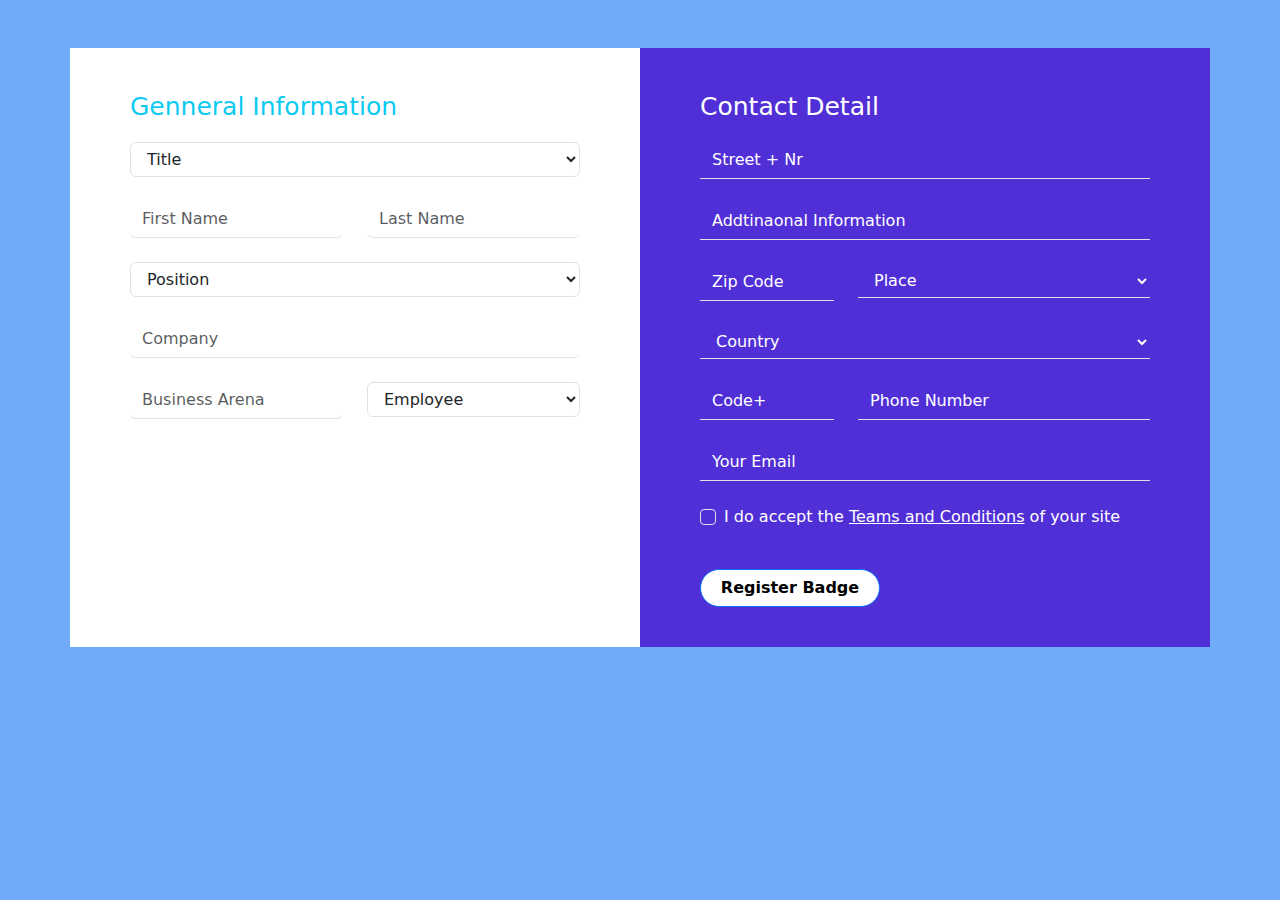
<file: Baitap_Form.html>
<!DOCTYPE html>
<html lang="en">
<head>
    <meta charset="UTF-8">
    <meta http-equiv="X-UA-Compatible" content="IE=edge">
    <meta name="viewport" content="width=device-width, initial-scale=1.0">
    <title>Document</title>
    <link rel="stylesheet" href="./vendors/Bootstrap5.3/css/bootstrap.min.css">
    <link rel="stylesheet" href="./css/form.css">
</head>
<body>
    <div class="container">
        <div class="row">
           <div class="col-6 mt-5 left">
                <form action="">
                    <div class="mb-3 ">
                        <p class="text-info title">Genneral Information</p>
                      <select name="title" id="" placeholder="Title">
                        <option value="">Title</option>
                      </select>
                      <div class="row mt-4">
                        <div class="col-6">
                            <input class="form-control first-name" type="text" name="firstname" placeholder="First Name"/>
                          </div>
                          <div class="col-6">
                            <input class="form-control last-name" type="text" name="lastname" placeholder="Last Name">
                          </div>
                      </div>
                      <select name="position" class="mt-4" id="" placeholder="Position">
                        <option value="">Position</option>
                      </select>
                      <input class="form-control mt-4 company" type="text" name="company" placeholder="Company"/>
                      <div class="row">
                        <div class="col">
                            <input class="form-control mt-4 business" type="text" name="business" placeholder="Business Arena"/>
                        </div>
                        <div class="col">
                            <select name="employee" class="mt-4" id="" placeholder="Employee">
                        <option value="">Employee</option>
                            </select>
                        </div>
                      </div>
                    </div>
                  </form>
           </div>
           <div class="col-6 mt-5 right">
            <form action="">
                <div class="mb-3">
                    <p class="title-right">Contact Detail</p>
                  <input type="text" class="form-control street" value="Street + Nr"/>
                  <input type="text" class="form-control mt-4 info" value="Addtinaonal Information"/>
                    <div class="row mt-4">
                        <div class="col-4">
                            <input type="text" class="form-control street" value="Zip Code"/>
                        </div>
                        <div class="col-8">
                          <select class="place" name="position" class="mt-4" id="" >
                            <option value="">Place</option>
                          </select>
                            </div>
                    </div>
                    <select class="place mt-4" name="position" class="mt-4" id="">
                      <option value="">Country</option>
                    </select>
                    <div class="row mt-4">
                      <div class="col-4">
                          <input class="form-control code" type="text" name="code" value="Code+"/>
                        </div>
                        <div class="col-8">
                          <input class="form-control phone" type="text" name="phone" value="Phone Number">
                        </div>
                    </div>
                    <input type="email" class="form-control email mt-4" value="Your Email"/>
                </div>
                <div class="mb-3">
                </div>
                <div class="mb-3 form-check mt-4">
                  <input type="checkbox" class="form-check-input check" id="exampleCheck1">
                  <label class="form-check-label accept" for="exampleCheck1">I do accept the <u>Teams and Conditions</u> of your site</label>
                </div>
                <button type="submit" class="btn btn-primary mt-4 submit">Register Badge</button>
              </form>
           </div>
        </div>
    </div>
</body>
</html>
</file>
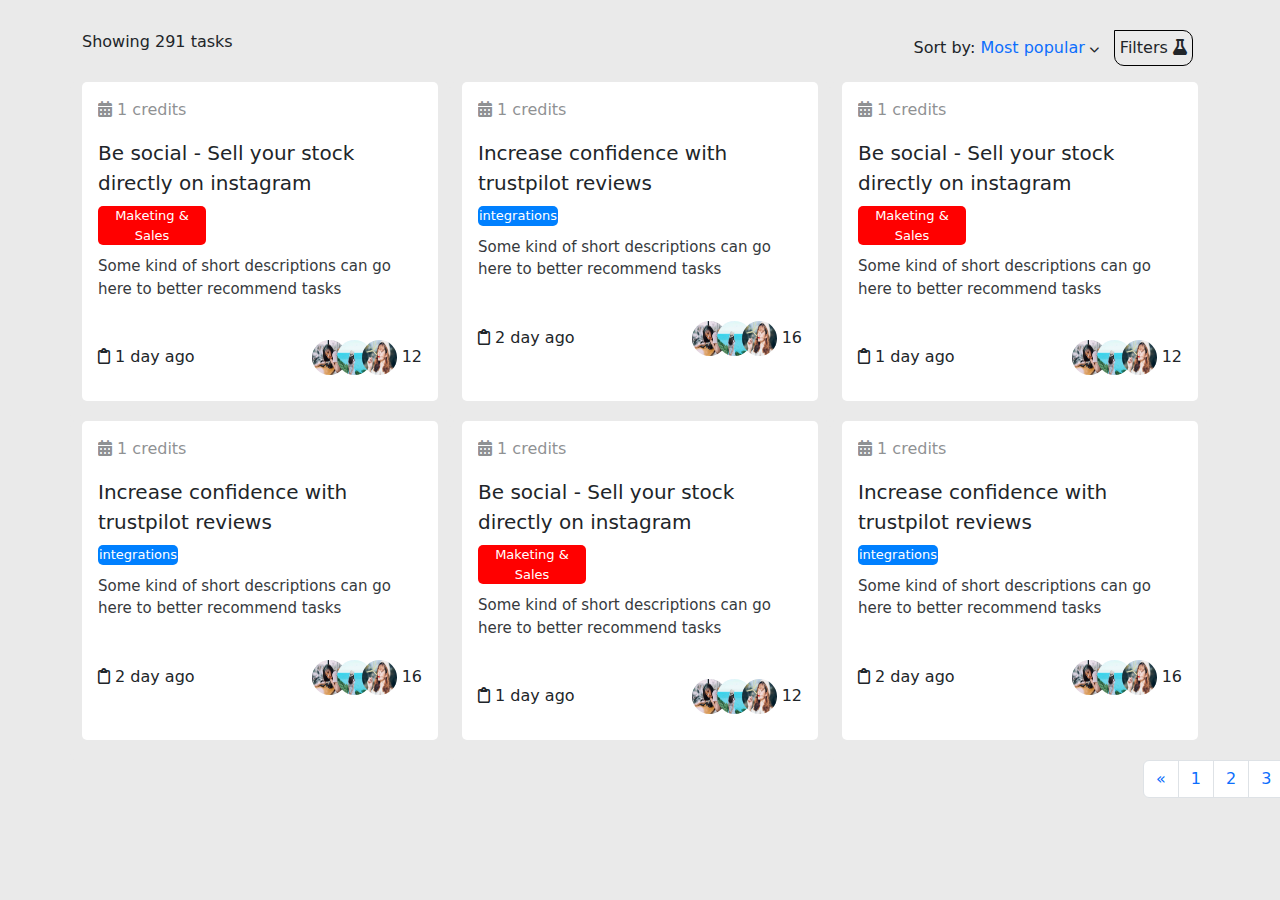
<file: bootstrap.html>
<!DOCTYPE html>
<html lang="en">
<head>
    <meta charset="UTF-8">
    <meta http-equiv="X-UA-Compatible" content="IE=edge">
    <meta name="viewport" content="width=device-width, initial-scale=1.0">
    <title>Document</title>
    <link rel="stylesheet" href="./fontawesome-free-6.3.0-web/css/all.css">
    <link rel="stylesheet" href="./vendors/Bootstrap5.3/css/bootstrap.min.css">
    <link rel="stylesheet" href="./css/bootstrap.css">
</head>
<body>
    <section>
        <div class="container">
            <div class="row">
                <div class="title">
                    <label class="left" for="">
                        <p>Showing 291 tasks</p>
                    </label>
                    <label class="right" for="">
                        <p>
                            Sort by: 
                            <a href="">Most popular
                            </a>
                            <i class="down fa-solid fa-chevron-down"></i>
                            <p class="filter">Filters
                                <i class="fa-solid fa-flask"></i>
                            </p>
                        </p>
                    </label>
                </div>
                <div class="col-4 card content">
                    <div class="card-body content-1">
                        <p class="title-icon">
                            <i class="fa-sharp fa-solid fa-calendar-days"></i>
                            1 credits
                        </p>
                        <p class="card-title title-content">Be social - Sell your stock directly on instagram</p>
                        <p class="contact">Maketing & Sales</p>
                        <p class="card-text icon">Some kind of short descriptions can go here to better recommend tasks</p>
                        <label for="">
                            <p class="card-text">
                                <i class="fa-sharp fa-regular fa-clipboard"></i>
                                1 day ago
                            </p>
                        </label>
                        <label class="list-img" for="">
                            <img class="img-1" src="./img/anh1.jfif" alt="">
                            <img class="img-2" src="./img/anh2.jfif" alt="">
                            <img class="img-3" src="./img/anh3.jfif" alt="">
                            <p>12</p>
                        </label>
                    </div>
                  </div>
                <div class="col-4 card content">
                    <div class="card-body content-1">
                        <p class="title-icon">
                            <i class="fa-sharp fa-solid fa-calendar-days"></i>
                            1 credits
                        </p>
                        <p class="card-title title-content">Increase confidence with trustpilot reviews</p>
                        <p class="contact-1">integrations</p>
                        <p class="card-text icon">Some kind of short descriptions can go here to better recommend tasks</p>
                        <label for="">
                            <p class="card-text">
                                <i class="fa-sharp fa-regular fa-clipboard"></i>
                                2 day ago
                            </p>
                        </label>
                        <label class="list-img" for="">
                            <img class="img-1" src="./img/anh1.jfif" alt="">
                            <img class="img-2" src="./img/anh2.jfif" alt="">
                            <img class="img-3" src="./img/anh3.jfif" alt="">
                            <p>16</p>
                        </label>
                    </div>
                  </div>
                <div class="col-4 card content">
                    <div class="card-body content-1">
                        <p class="title-icon">
                            <i class="fa-sharp fa-solid fa-calendar-days"></i>
                            1 credits
                        </p>
                        <p class="card-title title-content">Be social - Sell your stock directly on instagram</p>
                        <p class="contact">Maketing & Sales</p>
                        <p class="card-text icon">Some kind of short descriptions can go here to better recommend tasks</p>
                        <label for="">
                            <p class="card-text">
                                <i class="fa-sharp fa-regular fa-clipboard"></i>
                                1 day ago
                            </p>
                        </label>
                        <label class="list-img" for="">
                            <img class="img-1" src="./img/anh1.jfif" alt="">
                            <img class="img-2" src="./img/anh2.jfif" alt="">
                            <img class="img-3" src="./img/anh3.jfif" alt="">
                            <p>12</p>
                        </label>
                    </div>
                  </div>
                  <div class="col-4 card content">
                    <div class="card-body content-1">
                        <p class="title-icon">
                            <i class="fa-sharp fa-solid fa-calendar-days"></i>
                            1 credits
                        </p>
                        <p class="card-title title-content">Increase confidence with trustpilot reviews</p>
                        <p class="contact-1">integrations</p>
                        <p class="card-text icon">Some kind of short descriptions can go here to better recommend tasks</p>
                        <label for="">
                            <p class="card-text">
                                <i class="fa-sharp fa-regular fa-clipboard"></i>
                                2 day ago
                            </p>
                        </label>
                        <label class="list-img" for="">
                            <img class="img-1" src="./img/anh1.jfif" alt="">
                            <img class="img-2" src="./img/anh2.jfif" alt="">
                            <img class="img-3" src="./img/anh3.jfif" alt="">
                            <p>16</p>
                        </label>
                    </div>
                  </div>
                  <div class="col-4 card content">
                    <div class="card-body content-1">
                        <p class="title-icon">
                            <i class="fa-sharp fa-solid fa-calendar-days"></i>
                            1 credits
                        </p>
                        <p class="card-title title-content">Be social - Sell your stock directly on instagram</p>
                        <p class="contact">Maketing & Sales</p>
                        <p class="card-text icon">Some kind of short descriptions can go here to better recommend tasks</p>
                        <label for="">
                            <p class="card-text">
                                <i class="fa-sharp fa-regular fa-clipboard"></i>
                                1 day ago
                            </p>
                        </label>
                        <label class="list-img" for="">
                            <img class="img-1" src="./img/anh1.jfif" alt="">
                            <img class="img-2" src="./img/anh2.jfif" alt="">
                            <img class="img-3" src="./img/anh3.jfif" alt="">
                            <p>12</p>
                        </label>
                    </div>
                  </div>
                  <div class="col-4 card content">
                    <div class="card-body content-1">
                        <p class="title-icon">
                            <i class="fa-sharp fa-solid fa-calendar-days"></i>
                            1 credits
                        </p>
                        <p class="card-title title-content">Increase confidence with trustpilot reviews</p>
                        <p class="contact-1">integrations</p>
                        <p class="card-text icon">Some kind of short descriptions can go here to better recommend tasks</p>
                        <label for="">
                            <p class="card-text">
                                <i class="fa-sharp fa-regular fa-clipboard"></i>
                                2 day ago
                            </p>
                        </label>
                        <label class="list-img" for="">
                            <img class="img-1" src="./img/anh1.jfif" alt="">
                            <img class="img-2" src="./img/anh2.jfif" alt="">
                            <img class="img-3" src="./img/anh3.jfif" alt="">
                            <p>16</p>
                        </label>
                    </div>
                  </div>
                  <div class="nav">
                      <nav aria-label="Page navigation example list-nav">
                        <ul class="pagination">
                          <li class="page-item">
                            <a class="page-link" href="#" aria-label="Previous">
                              <span aria-hidden="true">&laquo;</span>
                            </a>
                          </li>
                          <li class="page-item"><a class="page-link" href="#">1</a></li>
                          <li class="page-item"><a class="page-link" href="#">2</a></li>
                          <li class="page-item"><a class="page-link" href="#">3</a></li>
                          <li class="page-item"><a class="page-link" href="#">4</a></li>
                          <li class="page-item"><a class="page-link" href="#">5</a></li>
                          <li class="page-item">
                            <a class="page-link" href="#" aria-label="Next">
                              <span aria-hidden="true">&raquo;</span>
                            </a>
                          </li>
                        </ul>
                      </nav>
                  </div>
            </div>
        </div>
    </section>
</body>
</html>
</file>
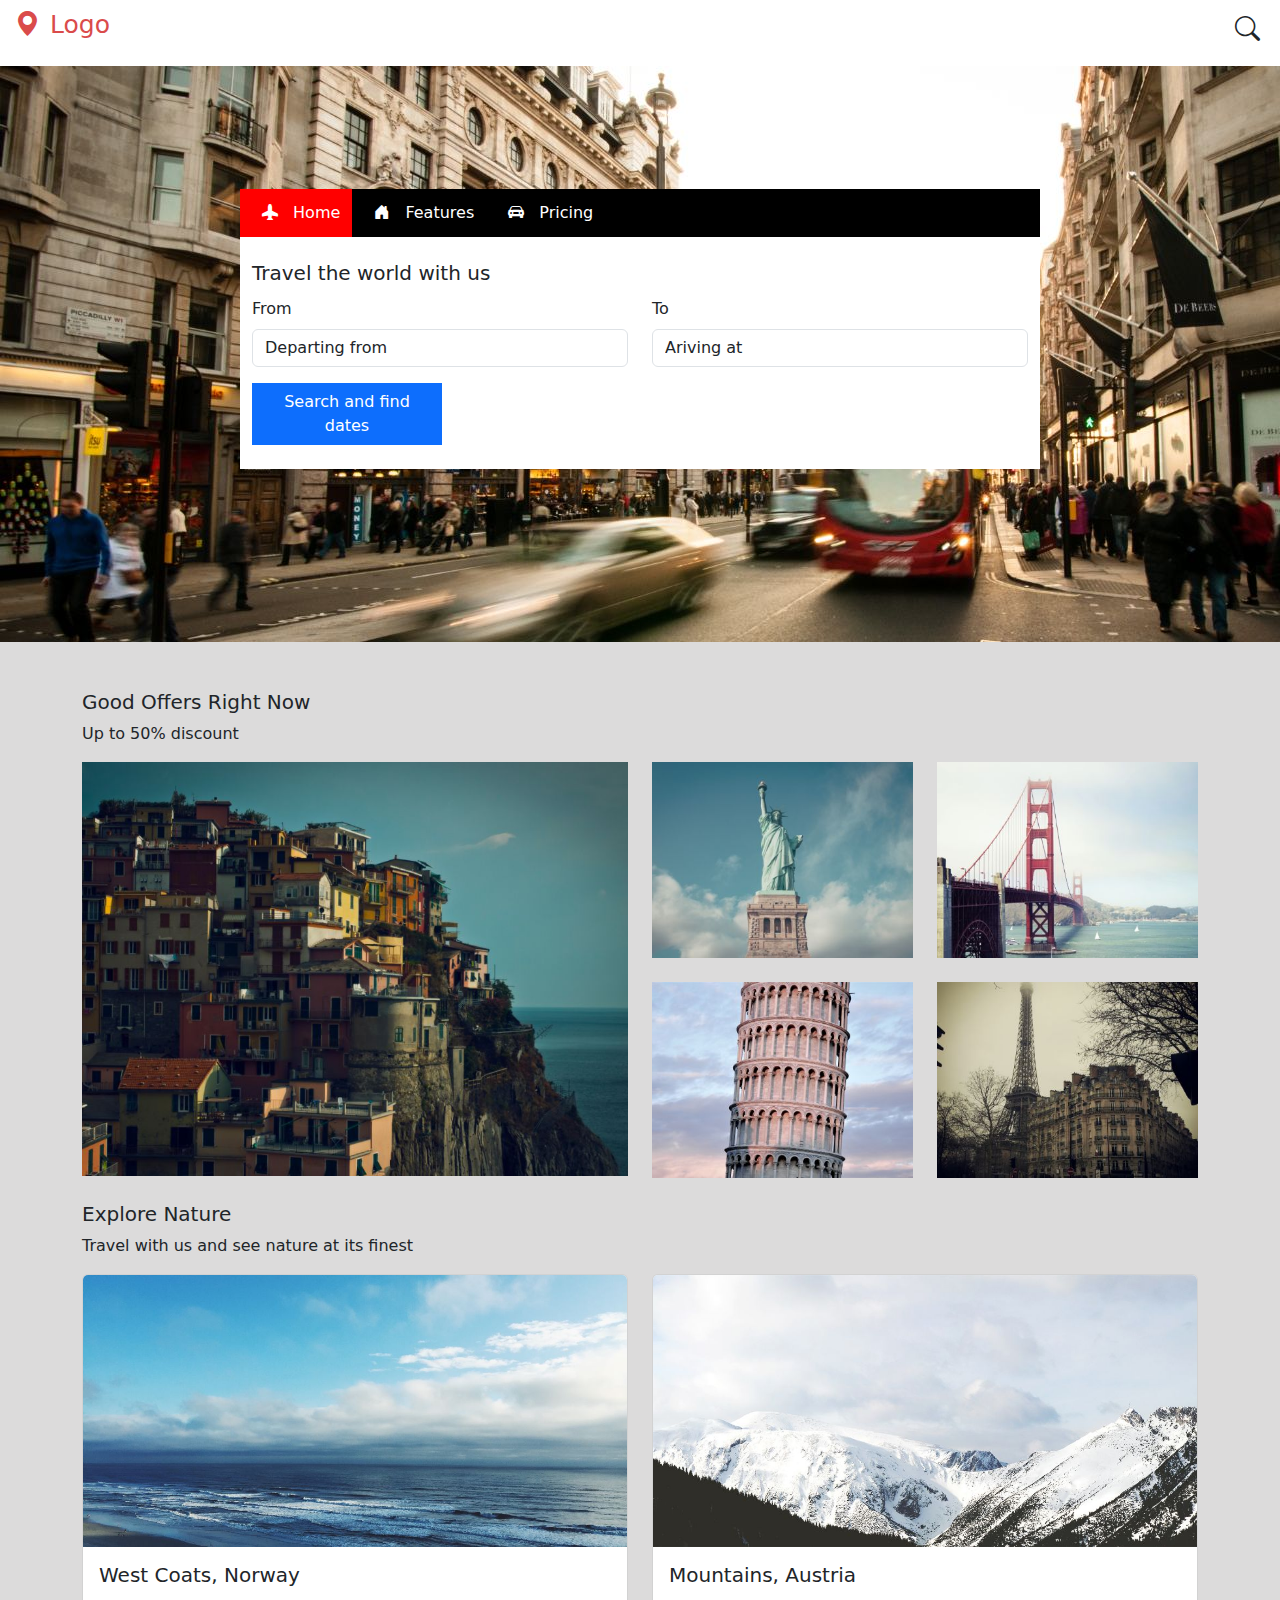
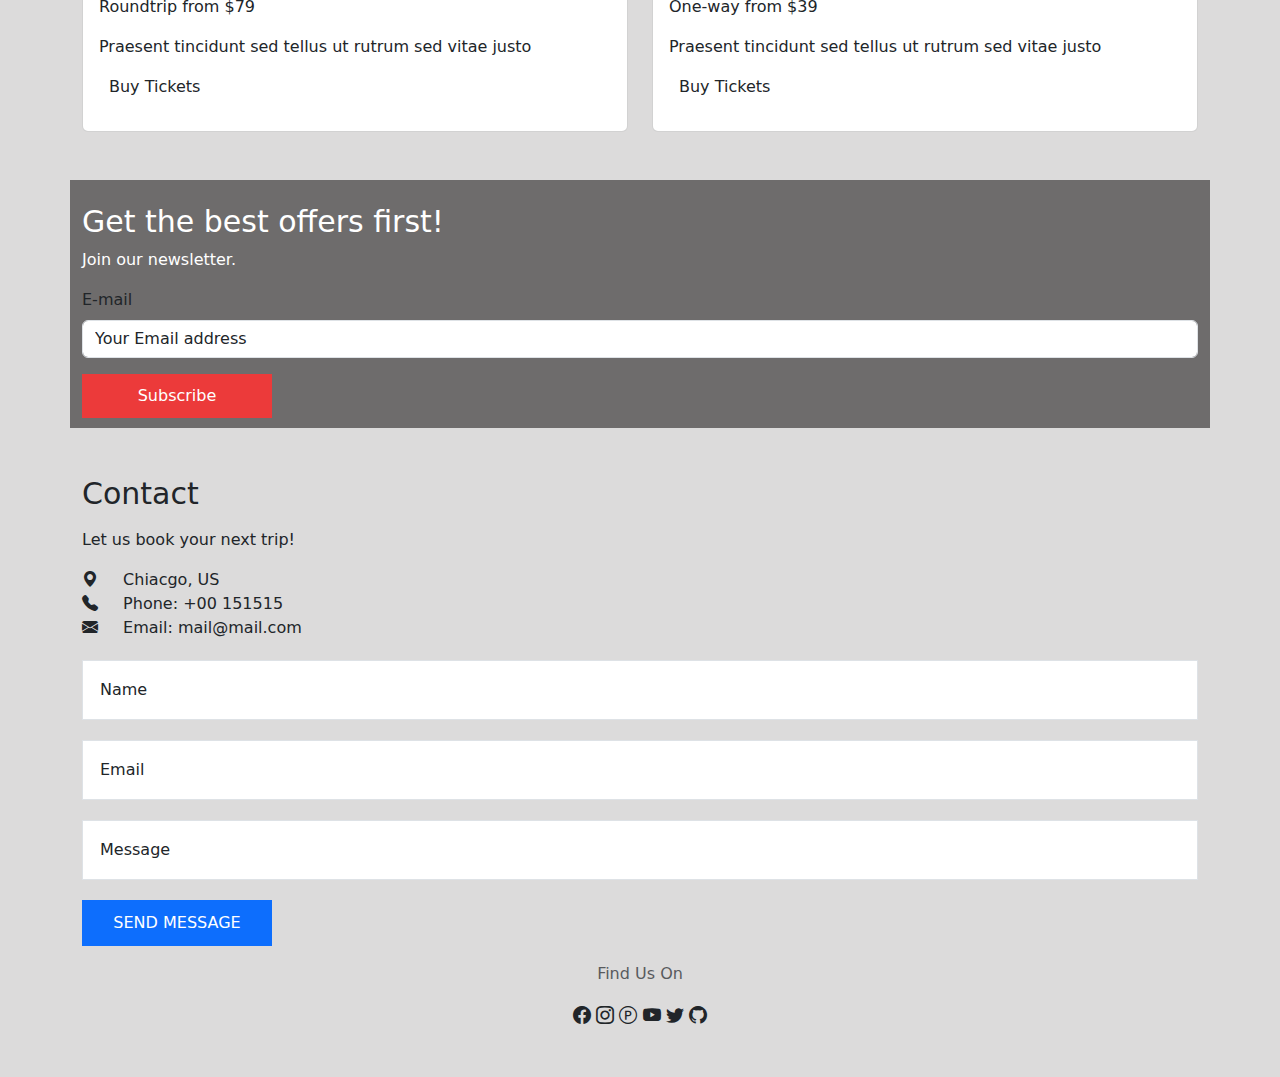
<file: lap4.html>
<!DOCTYPE html>
<html lang="en">
<head>
    <meta charset="UTF-8">
    <meta http-equiv="X-UA-Compatible" content="IE=edge">
    <meta name="viewport" content="width=device-width, initial-scale=1.0">
    <title>Document</title>
    <link rel="stylesheet" href="./vendors/Bootstrap5.3/css/bootstrap.min.css">
    <link rel="stylesheet" href="https://cdn.jsdelivr.net/npm/bootstrap-icons@1.10.3/font/bootstrap-icons.css">
    <link rel="stylesheet" href="./css/lap4.css">
</head>
<body>
    <nav class=" header z-1">
        <div class="row">
            <div class="col-6 d-flex logo">
                <i class="bi bi-geo-alt-fill"></i>
                <p>Logo</p>
            </div>
            <div class="col search">
                <i class="bi bi-search"></i>
            </div>
        </div>
    </nav>
    <section>
        <div class="slider">
            <div class="menu">
                <nav class="navbar navbar-expand-lg bg-body-tertiary p-0">
                    <div class="container-fluid p-0 nav">
                      <div class="collapse navbar-collapse" id="navbarNav">
                        <ul class="navbar-nav list-nav">
                          <li class="nav-item p-1">
                            <a class="nav-link active" aria-current="page" href="#">
                                <i class="bi bi-airplane-fill"></i>
                                Home
                            </a>
                          </li>
                          <li class="nav-item p-1">
                            <a class="nav-link" href="#">
                                <i class="bi bi-house-door-fill"></i>
                                Features
                            </a>
                          </li>
                          <li class="nav-item p-1">
                            <a class="nav-link" href="#">
                                <i class="bi bi-car-front-fill"></i>
                                Pricing
                            </a>
                          </li>
                        </ul>
                      </div>
                    </div>
                  </nav>
                <div class="container">
                    <div class="row">
                        <h5 class="mt-4">Travel the world with us</h5>
                        <div class="col-6 mt-1">
                            <label for="inputPassword5" class="form-label">From</label>
                            <input type="text" id="inputPassword5" class="form-control" value="Departing from">
                        </div>
                        <div class="col-6 mt-1">
                            <label for="inputPassword5" class="form-label">To</label>
                            <input type="text" id="inputPassword5" class="form-control" value="Ariving at">
                        </div>
                        <button type="submit" class="btn btn-primary mt-3 mb-4 btn">Search and find dates</button>
                    </div>
                </div>
                </div>
            </div>
        <div class="container">
            <div class="row">
                <h5 class="mt-5">Good Offers Right Now</h5>
                <p>Up to 50% discount</p>
                <div class="col-6">
                    <img src="./img/anh22.jpg" class="card-img-top" alt="">
                </div>
                <div class="col-6">
                    <div class="row">
                        <div class="col-6">
                            <img src="./img/anh23.jpg" class="card-img-top" alt="">
                        </div>
                        <div class="col-6">
                            <img src="./img/anh24.jpg" class="card-img-top" alt="">
                        </div>
                        <div class="col-6">
                            <img src="./img/anh25.jpg" class="card-img-top mt-4" alt="">
                        </div>
                        <div class="col-6">
                            <img src="./img/anh26.jpg" class="card-img-top mt-4" alt="">
                        </div>
                    </div>
                </div>
                <h5 class="mt-4">Explore Nature</h5>
                <p>Travel with us and see nature at its finest</p>
            <div class="row p-0 m-0">
                <div class="col-6">
                    <div class="card">
                        <img src="./img/anh27.jpg" class="card-img-top" alt="...">
                        <div class="card-body">
                          <h5 class="card-title">West Coats, Norway</h5>
                          <p class="card-text">Roundtrip from $79</p>
                          <p class="card-text">Praesent tincidunt sed tellus ut rutrum sed vitae justo</p>
                          <p class="buy-ticket">Buy Tickets</p class="buy-ticket">
                        </div>
                      </div>
                </div>
                <div class="col-6">
                    <div class="card">
                        <img src="./img/anh28.jpg" class="card-img-top" alt="...">
                        <div class="card-body">
                          <h5 class="card-title">Mountains, Austria</h5>
                          <p class="card-text">One-way from $39</p>
                          <p class="card-text">Praesent tincidunt sed tellus ut rutrum sed vitae justo</p>
                          <p class="buy-ticket">Buy Tickets</p class="buy-ticket">
                        </div>
                      </div>
                </div>
            </div>
            <div class="col-12 mt-5 content">
                <h5 class="mt-4 title-ct">Get the best offers first!</h5>
                <p>Join our newsletter.</p>
                <form>
                    <div class="mb-3">
                      <label for="exampleInputPassword1" class="form-label">E-mail</label>
                      <input type="email" class="form-control" value="Your Email address">
                    </div>
                    <button type="submit" class="btn p-0 m-0 btn-primary">Subscribe</button>
                  </form>
            </div>
            <div class="col mt-5 contact">
                <h5 class="">Contact</h5>
                <p class="mb-3 mt-3">Let us book your next trip!</p>
                <p>
                    <i class="bi bi-geo-alt-fill"></i>
                    Chiacgo, US
                </p>
                <p>
                    <i class="bi bi-telephone-fill"></i>
                    Phone: +00 151515
                </p>
                <p>
                    <i class="bi bi-envelope-fill"></i>
                    Email: mail@mail.com
                </p>
                <input type="text" class="form-control" value="Name">
                <input type="email" class="form-control" value="Email">
                <input type="text" class="form-control" value="Message">
                <button type="submit" class="btn p-0 m-0 btn-primary">SEND MESSAGE</button>
            </div>
            <div class="col-12 mt-3 mb-5 footer">
                <p>Find Us On</p>
                <i class="bi bi-facebook"></i>
                <i class="bi bi-instagram"></i>
                <i class="bi bi-p-circle"></i>
                <i class="bi bi-youtube"></i>
                <i class="bi bi-twitter"></i>
                <i class="bi bi-github"></i>
            </div>
            </div>
        </div>
        </div>
    </section>
</body>
</html>
</file>
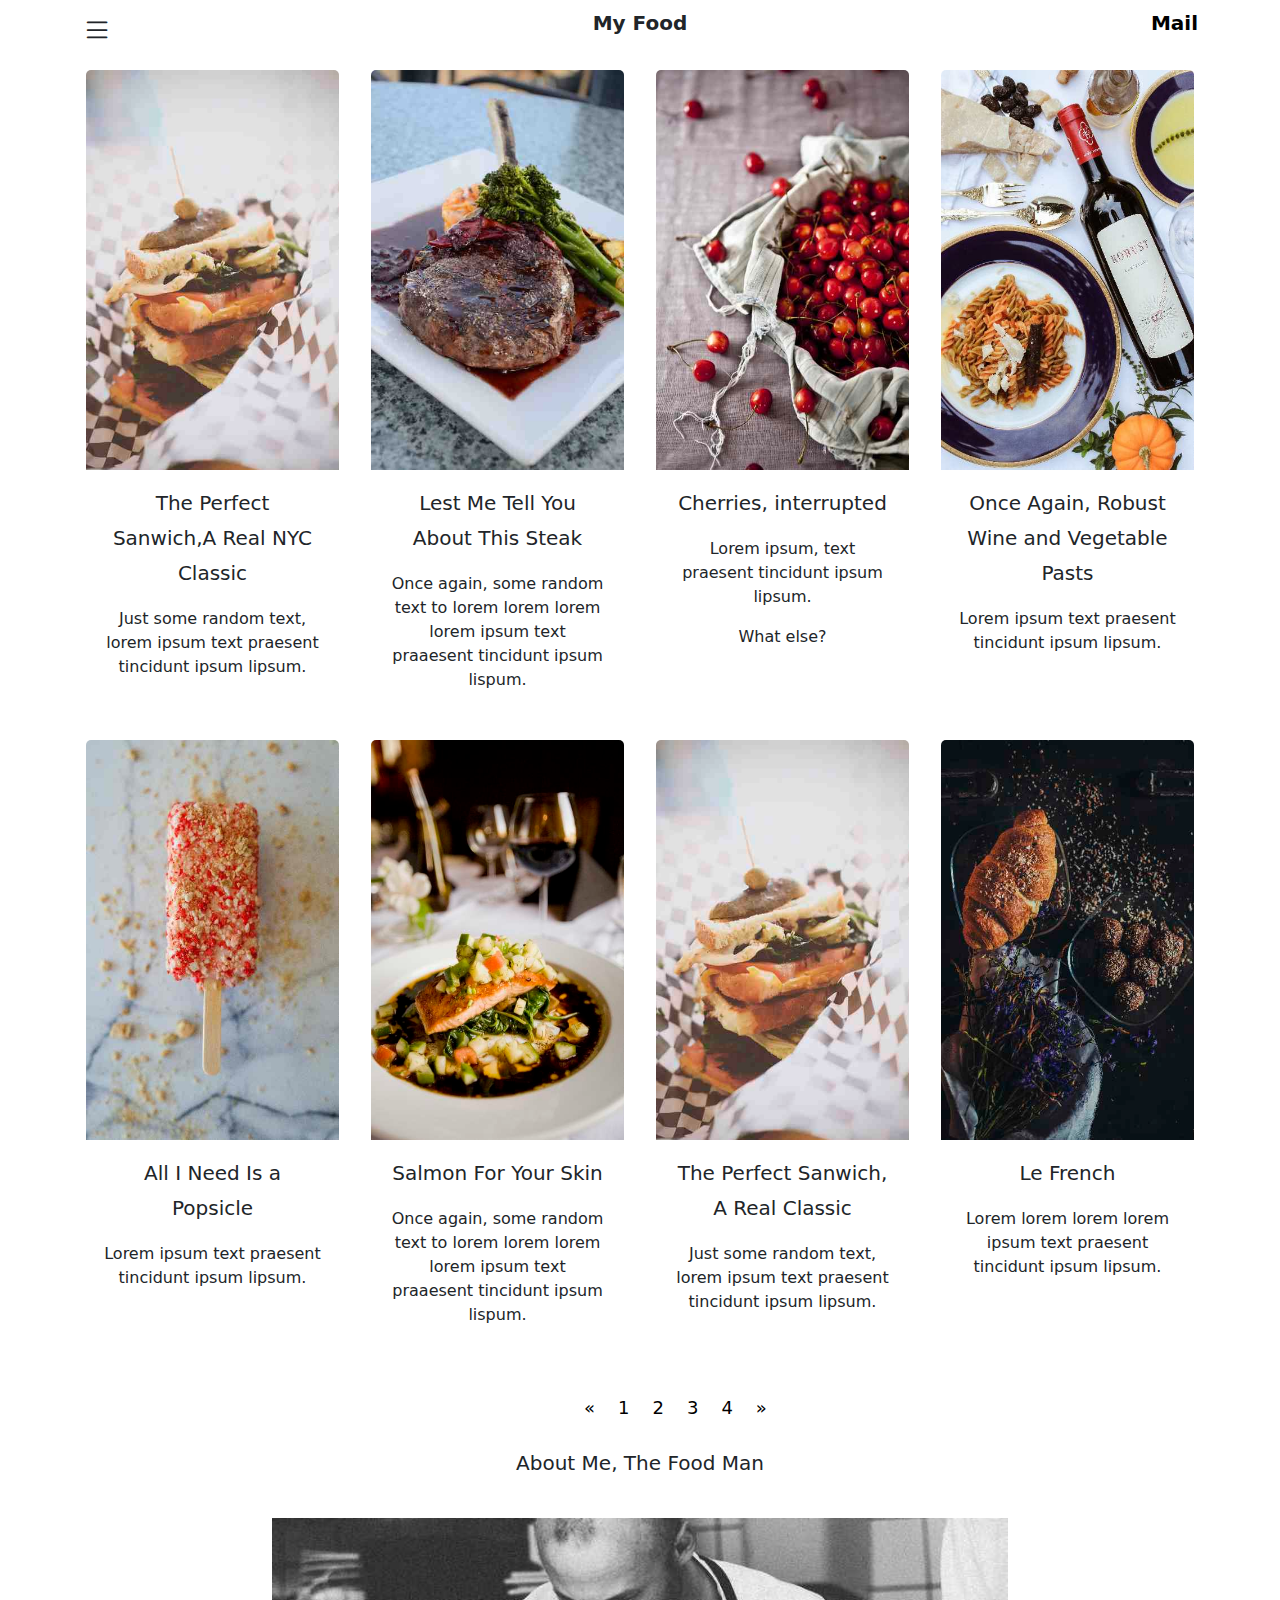
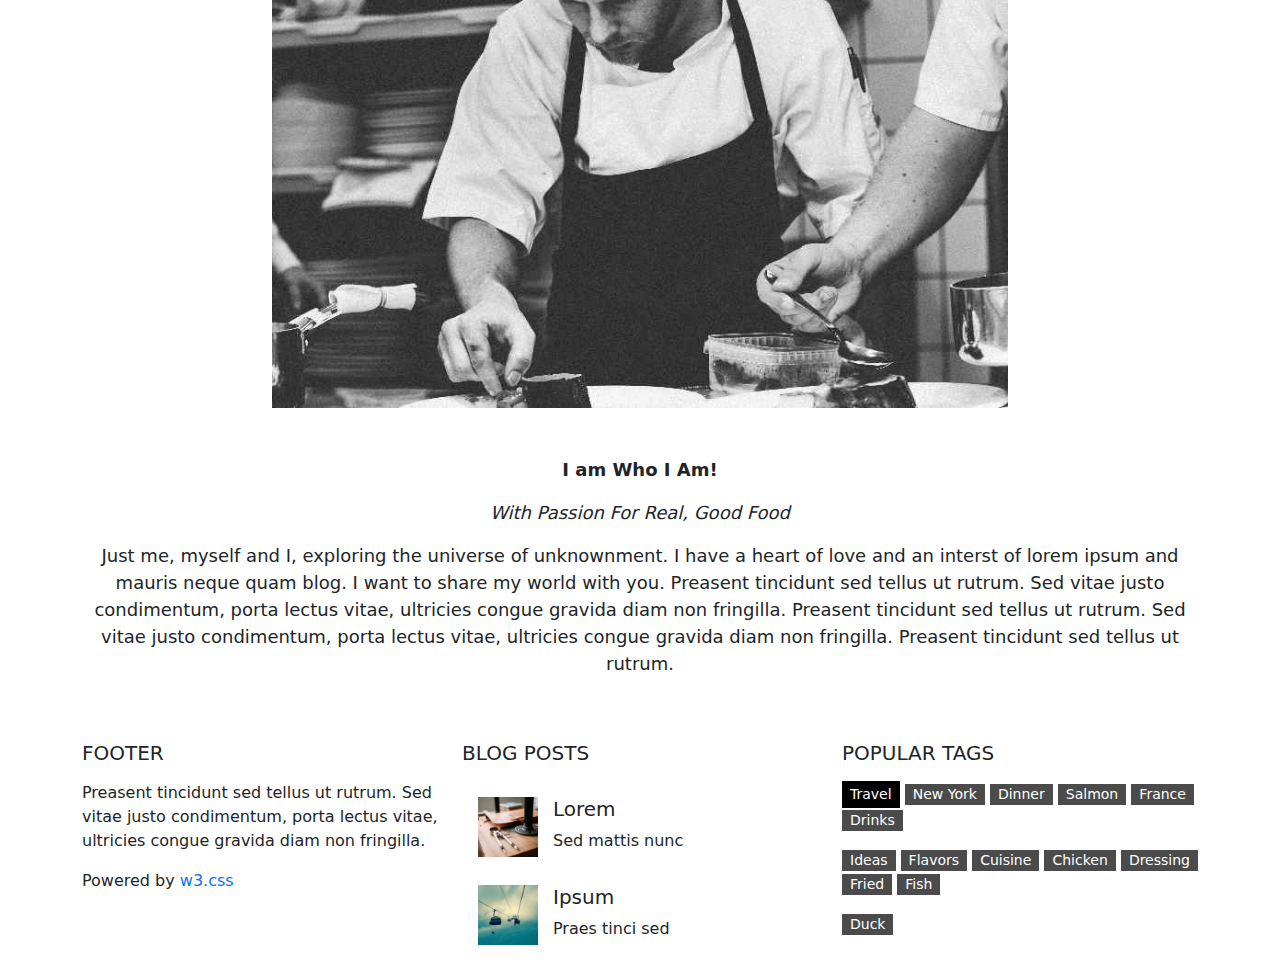
<file: responsive.html>
<!DOCTYPE html>
<html lang="en">
<head>
    <meta charset="UTF-8">
    <meta http-equiv="X-UA-Compatible" content="IE=edge">
    <meta name="viewport" content="width=device-width, initial-scale=1.0">
    <title>Document</title>
    <link rel="stylesheet" href="./vendors/Bootstrap5.3/css/bootstrap.min.css">
    <link rel="stylesheet" href="./css/responsive.css">
    <link rel="stylesheet" href="https://cdn.jsdelivr.net/npm/bootstrap-icons@1.10.3/font/bootstrap-icons.css">
</head>
<body>
    <header class="header z-1">
        <div class="container">
            <div class="row">
                <div class="col-4 mt-2 menu">
                    <i class="bi bi-list"></i>
                </div>
                <div class="col-4 mt-2 title">
                    <p>My Food</p>
                </div>
                <div class="col-4 mt-2 mail">
                    <a href="">Mail</a>
                </div>
            </div>
        </div>
    </header>
   <section class="content">
    <div class="container">
        <div class="row">
            <div class="col-3 p-3 list-img">
                <div class="card bd">
                    <img src="./img/anh14.jpg" class="card-img-top" alt="...">
                    <div class="card-body">
                      <h5 class="card-title">The Perfect Sanwich,A Real NYC Classic</h5>
                      <p class="card-text mt-3">Just some random text, lorem ipsum text praesent tincidunt ipsum lipsum.</p>
                    </div>
                  </div>
                
            </div>
            <div class="col-3 p-3 list-img">
                <div class="card bd">
                    <img src="./img/anh15.jpg" class="card-img-top" alt="...">
                    <div class="card-body">
                      <h5 class="card-title">Lest Me Tell You About This Steak</h5>
                      <p class="card-text mt-3">Once again, some random text to lorem lorem lorem lorem ipsum text praaesent tincidunt ipsum lispum.</p>
                    </div>
                  </div>
                
            </div>
            <div class="col-3 p-3 list-img">
                <div class="card bd">
                    <img src="./img/anh16.jpg" class="card-img-top" alt="...">
                    <div class="card-body">
                      <h5 class="card-title">Cherries, interrupted</h5>
                      <p class="card-text mt-3">Lorem ipsum, text praesent tincidunt ipsum lipsum.</p>
                      <p class="card-text mt-3">What else?</p>
                    </div>
                  </div>
                
            </div>
            <div class="col-3 p-3 list-img">
                <div class="card bd">
                    <img src="./img/anh17.jpg" class="card-img-top" alt="...">
                    <div class="card-body">
                      <h5 class="card-title">Once Again, Robust Wine and Vegetable Pasts</h5>
                      <p class="card-text mt-3">Lorem ipsum text praesent tincidunt ipsum lipsum.</p>
                    </div>
                  </div>
                
            </div>

            <div class="col-3 p-3 list-img">
                <div class="card bd">
                    <img src="./img/anh10.jpg" class="card-img-top" alt="...">
                    <div class="card-body">
                      <h5 class="card-title">All I Need Is a Popsicle</h5>
                      <p class="card-text mt-3">Lorem ipsum text praesent tincidunt ipsum lipsum.</p>
                    </div>
                  </div>
                
            </div>
            <div class="col-3 p-3 list-img">
                <div class="card bd">
                    <img src="./img/anh11.jpg" class="card-img-top" alt="...">
                    <div class="card-body">
                      <h5 class="card-title">Salmon For Your Skin</h5>
                      <p class="card-text mt-3">Once again, some random text to lorem lorem lorem lorem ipsum text praaesent tincidunt ipsum lispum.</p>
                    </div>
                  </div>
                
            </div>
            <div class="col-3 p-3 list-img">
                <div class="card bd">
                    <img src="./img/anh12.jpg" class="card-img-top" alt="...">
                    <div class="card-body">
                      <h5 class="card-title">The Perfect Sanwich, A Real Classic</h5>
                      <p class="card-text mt-3">Just some random text, lorem ipsum text praesent tincidunt ipsum lipsum.</p>
                    </div>
                  </div>
                
            </div>
            <div class="col-3 p-3 list-img">
                <div class="card bd">
                    <img src="./img/anh13.jpg" class="card-img-top" alt="...">
                    <div class="card-body">
                      <h5 class="card-title">Le French</h5>
                      <p class="card-text mt-3">Lorem lorem lorem lorem ipsum text praesent tincidunt ipsum lipsum.</p>
                    </div>
                  </div>
                </div>
            <div class="col-4"></div>
            <div class="col-4 mt-4 nav">
                <nav aria-label="Page navigation example list-page">
                    <ul class="pagination">
                      <li class="page-item">
                        <a class="page-link" href="#" aria-label="Previous">
                          <span aria-hidden="true">&laquo;</span>
                        </a>
                      </li>
                      <li class="page-item"><a class="page-link" href="#">1</a></li>
                      <li class="page-item"><a class="page-link" href="#">2</a></li>
                      <li class="page-item"><a class="page-link" href="#">3</a></li>
                      <li class="page-item"><a class="page-link" href="#">4</a></li>
                      <li class="page-item">
                        <a class="page-link" href="#" aria-label="Next">
                          <span aria-hidden="true">&raquo;</span>
                        </a>
                      </li>
                    </ul>
                  </nav>
            </div>
            <div class="col-4"></div>
            <div class="col-12 contact">
                <p>About Me, The Food Man</p>
            </div>
            <div class="col-2 mt-4"></div>
            <div class="col-8 mt-4">
                <img src="./img/anh18.jpg" class="card-img-top" alt="...">
            </div>
            <div class="col-2 mt-4"></div>

            <div class="col-12 about">
                <p class="mt-5 title-ct">I am Who I Am!</p>
                <p><i>With Passion For Real, Good Food</i></p>
                <p>Just me, myself and I, exploring the universe of unknownment. I have a heart of love and an interst of lorem ipsum and mauris neque quam blog. I want to share my world with you. Preasent tincidunt sed tellus ut rutrum. Sed vitae justo condimentum, porta lectus vitae, ultricies congue gravida diam non fringilla. Preasent tincidunt sed tellus ut rutrum. Sed vitae justo condimentum, porta lectus vitae, ultricies congue gravida diam non fringilla. Preasent tincidunt sed tellus ut rutrum.</p>
            </div>

            <div class="col-4 mt-5">
                <h5 class="card-title">FOOTER</h5>
                <p class="card-text mt-3">Preasent tincidunt sed tellus ut rutrum. Sed vitae justo condimentum, porta lectus vitae, ultricies congue gravida diam non fringilla.</p>
                <p class="card-text">Powered by <a href="">w3.css</a></p>
            </div>
            <div class="col-4 mt-5">
                <h5 class="card-title">BLOG POSTS</h5>
                <div class="row p-3 mt-3">
                    <div class="col-3">
                        <img src="./img/anh19.jpg" class="card-img-top img-footer" alt="...">
                    </div>
                    <div class="col-9 p-0">
                      <h5 class="mt-0">Lorem</h5>
                      <p>Sed mattis nunc</p>
                    </div>
                    <div class="col-3 mt-3">
                      <img src="./img/anh20.jpg" class="card-img-top img-footer" alt="...">
                  </div>
                  <div class="col-9 mt-3 p-0">
                    <h5 class="mt-0">Ipsum</h5>
                    <p>Praes tinci sed</p>
                  </div>
                </div>
            </div>
            <div class="col-4 mt-5">
              <h5 class="card-title">POPULAR TAGS</h5>
              <ul class="list-ft-1 mt-3 p-0">
                <li>Travel</li>
                <li>New York</li>
                <li>Dinner</li>
                <li>Salmon</li>
                <li>France</li>
                <li>Drinks</li>
              </ul>
              <ul class="list-ft-2 mt-3 p-0">
                <li>Ideas</li>
                <li>Flavors</li>
                <li>Cuisine</li>
                <li>Chicken</li>
                <li>Dressing</li>
                <li>Fried</li>
                <li>Fish</li>
              </ul>
              <ul class="list-ft-3 mt-3 p-0">
                <li>Duck</li>
              </ul>
            </div>
        </div>
    </div>
   </section>
</body>
</html>
</file>
<file: css/style.css>
*{
    padding: 0;
    margin: 0;
    box-sizing: border-box;
}

html{
    font-family: Arial, Helvetica, sans-serif;
}

#main{
    padding: 30px 200px;
}
#header{
    height: 200px;
    background-color: rgb(3, 111, 81);
    display: flex;
}
.logo{
   height: 200px;
   width: 200px;
   padding: 20px 0px;
   border-radius: 0 85px 85px 0 ;
}
.header-ct{
    margin-left: 20px;
    padding: 60px 0;
}

.header-ct li{
    color: #fff;
    list-style-type: none;
    text-transform: uppercase;
    line-height: 1.75;
}
.tt1{
    font-size: 30px;
    text-align: center;
}
.tt2{
    font-size: 15px;
    opacity: 0.5;
    letter-spacing: 4px;
}
#content{
    /* height: 1000px; */
    margin-top: 10px;
    padding: 20px;
    background-color: #eeeaea;
    display: flex;
}
.content-1{
    background-color: #fff;
    height: 1000px;
    width: 30%;
}
.contact{
    padding: 20px;
}
.contact-tt,
.skill-tt{
    color: #fff;
    line-height: 40px;
    width: 90px;
    text-align: center;
    text-transform: uppercase;
    background-color: rgb(3, 111, 81);
    border-radius: 0 20px 20px 0 ;
}
.contact-ct{
    display: flex;
}
.list-contact-1{
    width: 15%;
    list-style-type: none;
    padding: 20px 10px;
}
.list-contact-1 li{
    line-height: 1.92;
}
.list-contact i{
    margin-right: 7px;
    font-weight: 900;
    font-size: 18px;
}
.list-contact-2{
    width: 85%;
    list-style-type: none;
    padding: 20px 10px;
}
.skill,
.certificate{
    padding: 0 20px 20px 20px;
}
.skill-ct{
    padding: 20px 10px;
}
.skill-ct p{
    text-transform: uppercase;
    line-height: 1.5;
}
.list-square-1,
.list-square-2,
.list-square-3,
.list-square-4{
    margin-top: 7px;
    margin-bottom: 25px;
    display: flex;
    background-color: #eeeaea;
}
.skill-1{
    height: 7px;
}
.certificate-tt{
    color: #fff;
    line-height: 40px;
    width: 130px;
    text-align: center;
    text-transform: uppercase;
    background-color: rgb(3, 111, 81);
    border-radius: 0 20px 20px 0 ;
}
.certificate-ct{
    padding: 20px 10px;
}
.certificate-ct b{
    text-transform: uppercase;
}
.certificate-ct i{
    color: rgb(1, 172, 124);
}
.certificate-ct ul{
    margin-top: 10px;
    margin-bottom: 25px;
}
.certificate-ct li{
    font-size: 15px;
    line-height: 1.75;
}
.content-2{
    height: 1000px;
    width: 70%;
}
.introduce{
    margin-left: 10px;
    margin-right: 20px;
    background-color: #fff;
}
.introduce-tt{
    display: flex;
}
.tt-3,
.tt-5,
.tt-7{
    height: 50px;
    width: 20px;
    background-color: rgb(3, 111, 81);
}
.tt-4,
.tt-6{
    line-height: 50px;
    margin-left: 15px;
}
.tt-4 p,
.tt-6 p{
    font-size: 20px;
    color: rgb(3, 111, 81);
    font-weight: 700;
}
.introduce-ct p{
    padding: 10px 30px 10px 30px;
    line-height: 1.5;
}
.experience{
    margin: 10px 20px 0 10px;
    background-color: #fff;
}
.experience-tt{
    padding-top: 15px;
    display: flex;
}
.CV{
    width: 100%;
    padding: 30px 20px 10px 30px;
}
.CV p{
    display: inline-block;
    color: rgb(1, 172, 124);
}
.CV p i{
    font-size: 10px;
}
.experience-ct b{
    padding: 10px 30px 10px 30px;
    line-height: 1.5;
}
.experience-ct ul{
    padding: 10px 30px 10px 30px;
    line-height: 1.5;
}
.experience-ct ul li{

}
.footer{
    margin-top: 20px;
    margin-left: 10px;
    margin-right: 20px;
    background-color: #fff;
}
</file>
<file: themify-icons/themify-icons.css>
@font-face {
	font-family: 'themify';
	src:url('fonts/themify.eot?-fvbane');
	src:url('fonts/themify.eot?#iefix-fvbane') format('embedded-opentype'),
		url('fonts/themify.woff?-fvbane') format('woff'),
		url('fonts/themify.ttf?-fvbane') format('truetype'),
		url('fonts/themify.svg?-fvbane#themify') format('svg');
	font-weight: normal;
	font-style: normal;
}

[class^="ti-"], [class*=" ti-"] {
	font-family: 'themify';
	speak: none;
	font-style: normal;
	font-weight: normal;
	font-variant: normal;
	text-transform: none;
	line-height: 1;

	/* Better Font Rendering =========== */
	-webkit-font-smoothing: antialiased;
	-moz-osx-font-smoothing: grayscale;
}

.ti-wand:before {
	content: "\e600";
}
.ti-volume:before {
	content: "\e601";
}
.ti-user:before {
	content: "\e602";
}
.ti-unlock:before {
	content: "\e603";
}
.ti-unlink:before {
	content: "\e604";
}
.ti-trash:before {
	content: "\e605";
}
.ti-thought:before {
	content: "\e606";
}
.ti-target:before {
	content: "\e607";
}
.ti-tag:before {
	content: "\e608";
}
.ti-tablet:before {
	content: "\e609";
}
.ti-star:before {
	content: "\e60a";
}
.ti-spray:before {
	content: "\e60b";
}
.ti-signal:before {
	content: "\e60c";
}
.ti-shopping-cart:before {
	content: "\e60d";
}
.ti-shopping-cart-full:before {
	content: "\e60e";
}
.ti-settings:before {
	content: "\e60f";
}
.ti-search:before {
	content: "\e610";
}
.ti-zoom-in:before {
	content: "\e611";
}
.ti-zoom-out:before {
	content: "\e612";
}
.ti-cut:before {
	content: "\e613";
}
.ti-ruler:before {
	content: "\e614";
}
.ti-ruler-pencil:before {
	content: "\e615";
}
.ti-ruler-alt:before {
	content: "\e616";
}
.ti-bookmark:before {
	content: "\e617";
}
.ti-bookmark-alt:before {
	content: "\e618";
}
.ti-reload:before {
	content: "\e619";
}
.ti-plus:before {
	content: "\e61a";
}
.ti-pin:before {
	content: "\e61b";
}
.ti-pencil:before {
	content: "\e61c";
}
.ti-pencil-alt:before {
	content: "\e61d";
}
.ti-paint-roller:before {
	content: "\e61e";
}
.ti-paint-bucket:before {
	content: "\e61f";
}
.ti-na:before {
	content: "\e620";
}
.ti-mobile:before {
	content: "\e621";
}
.ti-minus:before {
	content: "\e622";
}
.ti-medall:before {
	content: "\e623";
}
.ti-medall-alt:before {
	content: "\e624";
}
.ti-marker:before {
	content: "\e625";
}
.ti-marker-alt:before {
	content: "\e626";
}
.ti-arrow-up:before {
	content: "\e627";
}
.ti-arrow-right:before {
	content: "\e628";
}
.ti-arrow-left:before {
	content: "\e629";
}
.ti-arrow-down:before {
	content: "\e62a";
}
.ti-lock:before {
	content: "\e62b";
}
.ti-location-arrow:before {
	content: "\e62c";
}
.ti-link:before {
	content: "\e62d";
}
.ti-layout:before {
	content: "\e62e";
}
.ti-layers:before {
	content: "\e62f";
}
.ti-layers-alt:before {
	content: "\e630";
}
.ti-key:before {
	content: "\e631";
}
.ti-import:before {
	content: "\e632";
}
.ti-image:before {
	content: "\e633";
}
.ti-heart:before {
	content: "\e634";
}
.ti-heart-broken:before {
	content: "\e635";
}
.ti-hand-stop:before {
	content: "\e636";
}
.ti-hand-open:before {
	content: "\e637";
}
.ti-hand-drag:before {
	content: "\e638";
}
.ti-folder:before {
	content: "\e639";
}
.ti-flag:before {
	content: "\e63a";
}
.ti-flag-alt:before {
	content: "\e63b";
}
.ti-flag-alt-2:before {
	content: "\e63c";
}
.ti-eye:before {
	content: "\e63d";
}
.ti-export:before {
	content: "\e63e";
}
.ti-exchange-vertical:before {
	content: "\e63f";
}
.ti-desktop:before {
	content: "\e640";
}
.ti-cup:before {
	content: "\e641";
}
.ti-crown:before {
	content: "\e642";
}
.ti-comments:before {
	content: "\e643";
}
.ti-comment:before {
	content: "\e644";
}
.ti-comment-alt:before {
	content: "\e645";
}
.ti-close:before {
	content: "\e646";
}
.ti-clip:before {
	content: "\e647";
}
.ti-angle-up:before {
	content: "\e648";
}
.ti-angle-right:before {
	content: "\e649";
}
.ti-angle-left:before {
	content: "\e64a";
}
.ti-angle-down:before {
	content: "\e64b";
}
.ti-check:before {
	content: "\e64c";
}
.ti-check-box:before {
	content: "\e64d";
}
.ti-camera:before {
	content: "\e64e";
}
.ti-announcement:before {
	content: "\e64f";
}
.ti-brush:before {
	content: "\e650";
}
.ti-briefcase:before {
	content: "\e651";
}
.ti-bolt:before {
	content: "\e652";
}
.ti-bolt-alt:before {
	content: "\e653";
}
.ti-blackboard:before {
	content: "\e654";
}
.ti-bag:before {
	content: "\e655";
}
.ti-move:before {
	content: "\e656";
}
.ti-arrows-vertical:before {
	content: "\e657";
}
.ti-arrows-horizontal:before {
	content: "\e658";
}
.ti-fullscreen:before {
	content: "\e659";
}
.ti-arrow-top-right:before {
	content: "\e65a";
}
.ti-arrow-top-left:before {
	content: "\e65b";
}
.ti-arrow-circle-up:before {
	content: "\e65c";
}
.ti-arrow-circle-right:before {
	content: "\e65d";
}
.ti-arrow-circle-left:before {
	content: "\e65e";
}
.ti-arrow-circle-down:before {
	content: "\e65f";
}
.ti-angle-double-up:before {
	content: "\e660";
}
.ti-angle-double-right:before {
	content: "\e661";
}
.ti-angle-double-left:before {
	content: "\e662";
}
.ti-angle-double-down:before {
	content: "\e663";
}
.ti-zip:before {
	content: "\e664";
}
.ti-world:before {
	content: "\e665";
}
.ti-wheelchair:before {
	content: "\e666";
}
.ti-view-list:before {
	content: "\e667";
}
.ti-view-list-alt:before {
	content: "\e668";
}
.ti-view-grid:before {
	content: "\e669";
}
.ti-uppercase:before {
	content: "\e66a";
}
.ti-upload:before {
	content: "\e66b";
}
.ti-underline:before {
	content: "\e66c";
}
.ti-truck:before {
	content: "\e66d";
}
.ti-timer:before {
	content: "\e66e";
}
.ti-ticket:before {
	content: "\e66f";
}
.ti-thumb-up:before {
	content: "\e670";
}
.ti-thumb-down:before {
	content: "\e671";
}
.ti-text:before {
	content: "\e672";
}
.ti-stats-up:before {
	content: "\e673";
}
.ti-stats-down:before {
	content: "\e674";
}
.ti-split-v:before {
	content: "\e675";
}
.ti-split-h:before {
	content: "\e676";
}
.ti-smallcap:before {
	content: "\e677";
}
.ti-shine:before {
	content: "\e678";
}
.ti-shift-right:before {
	content: "\e679";
}
.ti-shift-left:before {
	content: "\e67a";
}
.ti-shield:before {
	content: "\e67b";
}
.ti-notepad:before {
	content: "\e67c";
}
.ti-server:before {
	content: "\e67d";
}
.ti-quote-right:before {
	content: "\e67e";
}
.ti-quote-left:before {
	content: "\e67f";
}
.ti-pulse:before {
	content: "\e680";
}
.ti-printer:before {
	content: "\e681";
}
.ti-power-off:before {
	content: "\e682";
}
.ti-plug:before {
	content: "\e683";
}
.ti-pie-chart:before {
	content: "\e684";
}
.ti-paragraph:before {
	content: "\e685";
}
.ti-panel:before {
	content: "\e686";
}
.ti-package:before {
	content: "\e687";
}
.ti-music:before {
	content: "\e688";
}
.ti-music-alt:before {
	content: "\e689";
}
.ti-mouse:before {
	content: "\e68a";
}
.ti-mouse-alt:before {
	content: "\e68b";
}
.ti-money:before {
	content: "\e68c";
}
.ti-microphone:before {
	content: "\e68d";
}
.ti-menu:before {
	content: "\e68e";
}
.ti-menu-alt:before {
	content: "\e68f";
}
.ti-map:before {
	content: "\e690";
}
.ti-map-alt:before {
	content: "\e691";
}
.ti-loop:before {
	content: "\e692";
}
.ti-location-pin:before {
	content: "\e693";
}
.ti-list:before {
	content: "\e694";
}
.ti-light-bulb:before {
	content: "\e695";
}
.ti-Italic:before {
	content: "\e696";
}
.ti-info:before {
	content: "\e697";
}
.ti-infinite:before {
	content: "\e698";
}
.ti-id-badge:before {
	content: "\e699";
}
.ti-hummer:before {
	content: "\e69a";
}
.ti-home:before {
	content: "\e69b";
}
.ti-help:before {
	content: "\e69c";
}
.ti-headphone:before {
	content: "\e69d";
}
.ti-harddrives:before {
	content: "\e69e";
}
.ti-harddrive:before {
	content: "\e69f";
}
.ti-gift:before {
	content: "\e6a0";
}
.ti-game:before {
	content: "\e6a1";
}
.ti-filter:before {
	content: "\e6a2";
}
.ti-files:before {
	content: "\e6a3";
}
.ti-file:before {
	content: "\e6a4";
}
.ti-eraser:before {
	content: "\e6a5";
}
.ti-envelope:before {
	content: "\e6a6";
}
.ti-download:before {
	content: "\e6a7";
}
.ti-direction:before {
	content: "\e6a8";
}
.ti-direction-alt:before {
	content: "\e6a9";
}
.ti-dashboard:before {
	content: "\e6aa";
}
.ti-control-stop:before {
	content: "\e6ab";
}
.ti-control-shuffle:before {
	content: "\e6ac";
}
.ti-control-play:before {
	content: "\e6ad";
}
.ti-control-pause:before {
	content: "\e6ae";
}
.ti-control-forward:before {
	content: "\e6af";
}
.ti-control-backward:before {
	content: "\e6b0";
}
.ti-cloud:before {
	content: "\e6b1";
}
.ti-cloud-up:before {
	content: "\e6b2";
}
.ti-cloud-down:before {
	content: "\e6b3";
}
.ti-clipboard:before {
	content: "\e6b4";
}
.ti-car:before {
	content: "\e6b5";
}
.ti-calendar:before {
	content: "\e6b6";
}
.ti-book:before {
	content: "\e6b7";
}
.ti-bell:before {
	content: "\e6b8";
}
.ti-basketball:before {
	content: "\e6b9";
}
.ti-bar-chart:before {
	content: "\e6ba";
}
.ti-bar-chart-alt:before {
	content: "\e6bb";
}
.ti-back-right:before {
	content: "\e6bc";
}
.ti-back-left:before {
	content: "\e6bd";
}
.ti-arrows-corner:before {
	content: "\e6be";
}
.ti-archive:before {
	content: "\e6bf";
}
.ti-anchor:before {
	content: "\e6c0";
}
.ti-align-right:before {
	content: "\e6c1";
}
.ti-align-left:before {
	content: "\e6c2";
}
.ti-align-justify:before {
	content: "\e6c3";
}
.ti-align-center:before {
	content: "\e6c4";
}
.ti-alert:before {
	content: "\e6c5";
}
.ti-alarm-clock:before {
	content: "\e6c6";
}
.ti-agenda:before {
	content: "\e6c7";
}
.ti-write:before {
	content: "\e6c8";
}
.ti-window:before {
	content: "\e6c9";
}
.ti-widgetized:before {
	content: "\e6ca";
}
.ti-widget:before {
	content: "\e6cb";
}
.ti-widget-alt:before {
	content: "\e6cc";
}
.ti-wallet:before {
	content: "\e6cd";
}
.ti-video-clapper:before {
	content: "\e6ce";
}
.ti-video-camera:before {
	content: "\e6cf";
}
.ti-vector:before {
	content: "\e6d0";
}
.ti-themify-logo:before {
	content: "\e6d1";
}
.ti-themify-favicon:before {
	content: "\e6d2";
}
.ti-themify-favicon-alt:before {
	content: "\e6d3";
}
.ti-support:before {
	content: "\e6d4";
}
.ti-stamp:before {
	content: "\e6d5";
}
.ti-split-v-alt:before {
	content: "\e6d6";
}
.ti-slice:before {
	content: "\e6d7";
}
.ti-shortcode:before {
	content: "\e6d8";
}
.ti-shift-right-alt:before {
	content: "\e6d9";
}
.ti-shift-left-alt:before {
	content: "\e6da";
}
.ti-ruler-alt-2:before {
	content: "\e6db";
}
.ti-receipt:before {
	content: "\e6dc";
}
.ti-pin2:before {
	content: "\e6dd";
}
.ti-pin-alt:before {
	content: "\e6de";
}
.ti-pencil-alt2:before {
	content: "\e6df";
}
.ti-palette:before {
	content: "\e6e0";
}
.ti-more:before {
	content: "\e6e1";
}
.ti-more-alt:before {
	content: "\e6e2";
}
.ti-microphone-alt:before {
	content: "\e6e3";
}
.ti-magnet:before {
	content: "\e6e4";
}
.ti-line-double:before {
	content: "\e6e5";
}
.ti-line-dotted:before {
	content: "\e6e6";
}
.ti-line-dashed:before {
	content: "\e6e7";
}
.ti-layout-width-full:before {
	content: "\e6e8";
}
.ti-layout-width-default:before {
	content: "\e6e9";
}
.ti-layout-width-default-alt:before {
	content: "\e6ea";
}
.ti-layout-tab:before {
	content: "\e6eb";
}
.ti-layout-tab-window:before {
	content: "\e6ec";
}
.ti-layout-tab-v:before {
	content: "\e6ed";
}
.ti-layout-tab-min:before {
	content: "\e6ee";
}
.ti-layout-slider:before {
	content: "\e6ef";
}
.ti-layout-slider-alt:before {
	content: "\e6f0";
}
.ti-layout-sidebar-right:before {
	content: "\e6f1";
}
.ti-layout-sidebar-none:before {
	content: "\e6f2";
}
.ti-layout-sidebar-left:before {
	content: "\e6f3";
}
.ti-layout-placeholder:before {
	content: "\e6f4";
}
.ti-layout-menu:before {
	content: "\e6f5";
}
.ti-layout-menu-v:before {
	content: "\e6f6";
}
.ti-layout-menu-separated:before {
	content: "\e6f7";
}
.ti-layout-menu-full:before {
	content: "\e6f8";
}
.ti-layout-media-right-alt:before {
	content: "\e6f9";
}
.ti-layout-media-right:before {
	content: "\e6fa";
}
.ti-layout-media-overlay:before {
	content: "\e6fb";
}
.ti-layout-media-overlay-alt:before {
	content: "\e6fc";
}
.ti-layout-media-overlay-alt-2:before {
	content: "\e6fd";
}
.ti-layout-media-left-alt:before {
	content: "\e6fe";
}
.ti-layout-media-left:before {
	content: "\e6ff";
}
.ti-layout-media-center-alt:before {
	content: "\e700";
}
.ti-layout-media-center:before {
	content: "\e701";
}
.ti-layout-list-thumb:before {
	content: "\e702";
}
.ti-layout-list-thumb-alt:before {
	content: "\e703";
}
.ti-layout-list-post:before {
	content: "\e704";
}
.ti-layout-list-large-image:before {
	content: "\e705";
}
.ti-layout-line-solid:before {
	content: "\e706";
}
.ti-layout-grid4:before {
	content: "\e707";
}
.ti-layout-grid3:before {
	content: "\e708";
}
.ti-layout-grid2:before {
	content: "\e709";
}
.ti-layout-grid2-thumb:before {
	content: "\e70a";
}
.ti-layout-cta-right:before {
	content: "\e70b";
}
.ti-layout-cta-left:before {
	content: "\e70c";
}
.ti-layout-cta-center:before {
	content: "\e70d";
}
.ti-layout-cta-btn-right:before {
	content: "\e70e";
}
.ti-layout-cta-btn-left:before {
	content: "\e70f";
}
.ti-layout-column4:before {
	content: "\e710";
}
.ti-layout-column3:before {
	content: "\e711";
}
.ti-layout-column2:before {
	content: "\e712";
}
.ti-layout-accordion-separated:before {
	content: "\e713";
}
.ti-layout-accordion-merged:before {
	content: "\e714";
}
.ti-layout-accordion-list:before {
	content: "\e715";
}
.ti-ink-pen:before {
	content: "\e716";
}
.ti-info-alt:before {
	content: "\e717";
}
.ti-help-alt:before {
	content: "\e718";
}
.ti-headphone-alt:before {
	content: "\e719";
}
.ti-hand-point-up:before {
	content: "\e71a";
}
.ti-hand-point-right:before {
	content: "\e71b";
}
.ti-hand-point-left:before {
	content: "\e71c";
}
.ti-hand-point-down:before {
	content: "\e71d";
}
.ti-gallery:before {
	content: "\e71e";
}
.ti-face-smile:before {
	content: "\e71f";
}
.ti-face-sad:before {
	content: "\e720";
}
.ti-credit-card:before {
	content: "\e721";
}
.ti-control-skip-forward:before {
	content: "\e722";
}
.ti-control-skip-backward:before {
	content: "\e723";
}
.ti-control-record:before {
	content: "\e724";
}
.ti-control-eject:before {
	content: "\e725";
}
.ti-comments-smiley:before {
	content: "\e726";
}
.ti-brush-alt:before {
	content: "\e727";
}
.ti-youtube:before {
	content: "\e728";
}
.ti-vimeo:before {
	content: "\e729";
}
.ti-twitter:before {
	content: "\e72a";
}
.ti-time:before {
	content: "\e72b";
}
.ti-tumblr:before {
	content: "\e72c";
}
.ti-skype:before {
	content: "\e72d";
}
.ti-share:before {
	content: "\e72e";
}
.ti-share-alt:before {
	content: "\e72f";
}
.ti-rocket:before {
	content: "\e730";
}
.ti-pinterest:before {
	content: "\e731";
}
.ti-new-window:before {
	content: "\e732";
}
.ti-microsoft:before {
	content: "\e733";
}
.ti-list-ol:before {
	content: "\e734";
}
.ti-linkedin:before {
	content: "\e735";
}
.ti-layout-sidebar-2:before {
	content: "\e736";
}
.ti-layout-grid4-alt:before {
	content: "\e737";
}
.ti-layout-grid3-alt:before {
	content: "\e738";
}
.ti-layout-grid2-alt:before {
	content: "\e739";
}
.ti-layout-column4-alt:before {
	content: "\e73a";
}
.ti-layout-column3-alt:before {
	content: "\e73b";
}
.ti-layout-column2-alt:before {
	content: "\e73c";
}
.ti-instagram:before {
	content: "\e73d";
}
.ti-google:before {
	content: "\e73e";
}
.ti-github:before {
	content: "\e73f";
}
.ti-flickr:before {
	content: "\e740";
}
.ti-facebook:before {
	content: "\e741";
}
.ti-dropbox:before {
	content: "\e742";
}
.ti-dribbble:before {
	content: "\e743";
}
.ti-apple:before {
	content: "\e744";
}
.ti-android:before {
	content: "\e745";
}
.ti-save:before {
	content: "\e746";
}
.ti-save-alt:before {
	content: "\e747";
}
.ti-yahoo:before {
	content: "\e748";
}
.ti-wordpress:before {
	content: "\e749";
}
.ti-vimeo-alt:before {
	content: "\e74a";
}
.ti-twitter-alt:before {
	content: "\e74b";
}
.ti-tumblr-alt:before {
	content: "\e74c";
}
.ti-trello:before {
	content: "\e74d";
}
.ti-stack-overflow:before {
	content: "\e74e";
}
.ti-soundcloud:before {
	content: "\e74f";
}
.ti-sharethis:before {
	content: "\e750";
}
.ti-sharethis-alt:before {
	content: "\e751";
}
.ti-reddit:before {
	content: "\e752";
}
.ti-pinterest-alt:before {
	content: "\e753";
}
.ti-microsoft-alt:before {
	content: "\e754";
}
.ti-linux:before {
	content: "\e755";
}
.ti-jsfiddle:before {
	content: "\e756";
}
.ti-joomla:before {
	content: "\e757";
}
.ti-html5:before {
	content: "\e758";
}
.ti-flickr-alt:before {
	content: "\e759";
}
.ti-email:before {
	content: "\e75a";
}
.ti-drupal:before {
	content: "\e75b";
}
.ti-dropbox-alt:before {
	content: "\e75c";
}
.ti-css3:before {
	content: "\e75d";
}
.ti-rss:before {
	content: "\e75e";
}
.ti-rss-alt:before {
	content: "\e75f";
}
</file>
<file: themify-icons/demo-files/demo.css>
body {
	font: normal 1em/1.5em Arial, Helvetica, sans-serif;
	max-width: 90%;
	margin: 30px auto 0;
}
h1, h3 {
	font-weight: normal;
}
h3 {
	font-size: 1.4;
	text-transform: uppercase;
	letter-spacing: 1px;
}

.icon-section {
	margin: 0 0 3em;
	clear: both;
	overflow: hidden;
}
.icon-container {
	width: 240px; 
	padding: .7em 0;
	float: left; 
	position: relative;
	text-align: left;
}
.icon-container [class^="ti-"], 
.icon-container [class*=" ti-"] {
	color: #000;
	position: absolute;
	margin-top: 3px;
	transition: .3s;
}
.icon-container:hover [class^="ti-"],
.icon-container:hover [class*=" ti-"] {
	font-size: 2.2em;
	margin-top: -5px;
}
.icon-container:hover .icon-name {
	color: #000;
}
.icon-name {
	color: #aaa;
	margin-left: 35px;
	font-size: .8em;
	transition: .3s;
}
.icon-container:hover .icon-name {
	margin-left: 45px;
}
</file>
<file: themify-icons/ie7/ie7.css>
.ti-wand {
	*zoom: expression(this.runtimeStyle['zoom'] = '1', this.innerHTML = '&#xe600;');
}
.ti-volume {
	*zoom: expression(this.runtimeStyle['zoom'] = '1', this.innerHTML = '&#xe601;');
}
.ti-user {
	*zoom: expression(this.runtimeStyle['zoom'] = '1', this.innerHTML = '&#xe602;');
}
.ti-unlock {
	*zoom: expression(this.runtimeStyle['zoom'] = '1', this.innerHTML = '&#xe603;');
}
.ti-unlink {
	*zoom: expression(this.runtimeStyle['zoom'] = '1', this.innerHTML = '&#xe604;');
}
.ti-trash {
	*zoom: expression(this.runtimeStyle['zoom'] = '1', this.innerHTML = '&#xe605;');
}
.ti-thought {
	*zoom: expression(this.runtimeStyle['zoom'] = '1', this.innerHTML = '&#xe606;');
}
.ti-target {
	*zoom: expression(this.runtimeStyle['zoom'] = '1', this.innerHTML = '&#xe607;');
}
.ti-tag {
	*zoom: expression(this.runtimeStyle['zoom'] = '1', this.innerHTML = '&#xe608;');
}
.ti-tablet {
	*zoom: expression(this.runtimeStyle['zoom'] = '1', this.innerHTML = '&#xe609;');
}
.ti-star {
	*zoom: expression(this.runtimeStyle['zoom'] = '1', this.innerHTML = '&#xe60a;');
}
.ti-spray {
	*zoom: expression(this.runtimeStyle['zoom'] = '1', this.innerHTML = '&#xe60b;');
}
.ti-signal {
	*zoom: expression(this.runtimeStyle['zoom'] = '1', this.innerHTML = '&#xe60c;');
}
.ti-shopping-cart {
	*zoom: expression(this.runtimeStyle['zoom'] = '1', this.innerHTML = '&#xe60d;');
}
.ti-shopping-cart-full {
	*zoom: expression(this.runtimeStyle['zoom'] = '1', this.innerHTML = '&#xe60e;');
}
.ti-settings {
	*zoom: expression(this.runtimeStyle['zoom'] = '1', this.innerHTML = '&#xe60f;');
}
.ti-search {
	*zoom: expression(this.runtimeStyle['zoom'] = '1', this.innerHTML = '&#xe610;');
}
.ti-zoom-in {
	*zoom: expression(this.runtimeStyle['zoom'] = '1', this.innerHTML = '&#xe611;');
}
.ti-zoom-out {
	*zoom: expression(this.runtimeStyle['zoom'] = '1', this.innerHTML = '&#xe612;');
}
.ti-cut {
	*zoom: expression(this.runtimeStyle['zoom'] = '1', this.innerHTML = '&#xe613;');
}
.ti-ruler {
	*zoom: expression(this.runtimeStyle['zoom'] = '1', this.innerHTML = '&#xe614;');
}
.ti-ruler-pencil {
	*zoom: expression(this.runtimeStyle['zoom'] = '1', this.innerHTML = '&#xe615;');
}
.ti-ruler-alt {
	*zoom: expression(this.runtimeStyle['zoom'] = '1', this.innerHTML = '&#xe616;');
}
.ti-bookmark {
	*zoom: expression(this.runtimeStyle['zoom'] = '1', this.innerHTML = '&#xe617;');
}
.ti-bookmark-alt {
	*zoom: expression(this.runtimeStyle['zoom'] = '1', this.innerHTML = '&#xe618;');
}
.ti-reload {
	*zoom: expression(this.runtimeStyle['zoom'] = '1', this.innerHTML = '&#xe619;');
}
.ti-plus {
	*zoom: expression(this.runtimeStyle['zoom'] = '1', this.innerHTML = '&#xe61a;');
}
.ti-pin {
	*zoom: expression(this.runtimeStyle['zoom'] = '1', this.innerHTML = '&#xe61b;');
}
.ti-pencil {
	*zoom: expression(this.runtimeStyle['zoom'] = '1', this.innerHTML = '&#xe61c;');
}
.ti-pencil-alt {
	*zoom: expression(this.runtimeStyle['zoom'] = '1', this.innerHTML = '&#xe61d;');
}
.ti-paint-roller {
	*zoom: expression(this.runtimeStyle['zoom'] = '1', this.innerHTML = '&#xe61e;');
}
.ti-paint-bucket {
	*zoom: expression(this.runtimeStyle['zoom'] = '1', this.innerHTML = '&#xe61f;');
}
.ti-na {
	*zoom: expression(this.runtimeStyle['zoom'] = '1', this.innerHTML = '&#xe620;');
}
.ti-mobile {
	*zoom: expression(this.runtimeStyle['zoom'] = '1', this.innerHTML = '&#xe621;');
}
.ti-minus {
	*zoom: expression(this.runtimeStyle['zoom'] = '1', this.innerHTML = '&#xe622;');
}
.ti-medall {
	*zoom: expression(this.runtimeStyle['zoom'] = '1', this.innerHTML = '&#xe623;');
}
.ti-medall-alt {
	*zoom: expression(this.runtimeStyle['zoom'] = '1', this.innerHTML = '&#xe624;');
}
.ti-marker {
	*zoom: expression(this.runtimeStyle['zoom'] = '1', this.innerHTML = '&#xe625;');
}
.ti-marker-alt {
	*zoom: expression(this.runtimeStyle['zoom'] = '1', this.innerHTML = '&#xe626;');
}
.ti-arrow-up {
	*zoom: expression(this.runtimeStyle['zoom'] = '1', this.innerHTML = '&#xe627;');
}
.ti-arrow-right {
	*zoom: expression(this.runtimeStyle['zoom'] = '1', this.innerHTML = '&#xe628;');
}
.ti-arrow-left {
	*zoom: expression(this.runtimeStyle['zoom'] = '1', this.innerHTML = '&#xe629;');
}
.ti-arrow-down {
	*zoom: expression(this.runtimeStyle['zoom'] = '1', this.innerHTML = '&#xe62a;');
}
.ti-lock {
	*zoom: expression(this.runtimeStyle['zoom'] = '1', this.innerHTML = '&#xe62b;');
}
.ti-location-arrow {
	*zoom: expression(this.runtimeStyle['zoom'] = '1', this.innerHTML = '&#xe62c;');
}
.ti-link {
	*zoom: expression(this.runtimeStyle['zoom'] = '1', this.innerHTML = '&#xe62d;');
}
.ti-layout {
	*zoom: expression(this.runtimeStyle['zoom'] = '1', this.innerHTML = '&#xe62e;');
}
.ti-layers {
	*zoom: expression(this.runtimeStyle['zoom'] = '1', this.innerHTML = '&#xe62f;');
}
.ti-layers-alt {
	*zoom: expression(this.runtimeStyle['zoom'] = '1', this.innerHTML = '&#xe630;');
}
.ti-key {
	*zoom: expression(this.runtimeStyle['zoom'] = '1', this.innerHTML = '&#xe631;');
}
.ti-import {
	*zoom: expression(this.runtimeStyle['zoom'] = '1', this.innerHTML = '&#xe632;');
}
.ti-image {
	*zoom: expression(this.runtimeStyle['zoom'] = '1', this.innerHTML = '&#xe633;');
}
.ti-heart {
	*zoom: expression(this.runtimeStyle['zoom'] = '1', this.innerHTML = '&#xe634;');
}
.ti-heart-broken {
	*zoom: expression(this.runtimeStyle['zoom'] = '1', this.innerHTML = '&#xe635;');
}
.ti-hand-stop {
	*zoom: expression(this.runtimeStyle['zoom'] = '1', this.innerHTML = '&#xe636;');
}
.ti-hand-open {
	*zoom: expression(this.runtimeStyle['zoom'] = '1', this.innerHTML = '&#xe637;');
}
.ti-hand-drag {
	*zoom: expression(this.runtimeStyle['zoom'] = '1', this.innerHTML = '&#xe638;');
}
.ti-folder {
	*zoom: expression(this.runtimeStyle['zoom'] = '1', this.innerHTML = '&#xe639;');
}
.ti-flag {
	*zoom: expression(this.runtimeStyle['zoom'] = '1', this.innerHTML = '&#xe63a;');
}
.ti-flag-alt {
	*zoom: expression(this.runtimeStyle['zoom'] = '1', this.innerHTML = '&#xe63b;');
}
.ti-flag-alt-2 {
	*zoom: expression(this.runtimeStyle['zoom'] = '1', this.innerHTML = '&#xe63c;');
}
.ti-eye {
	*zoom: expression(this.runtimeStyle['zoom'] = '1', this.innerHTML = '&#xe63d;');
}
.ti-export {
	*zoom: expression(this.runtimeStyle['zoom'] = '1', this.innerHTML = '&#xe63e;');
}
.ti-exchange-vertical {
	*zoom: expression(this.runtimeStyle['zoom'] = '1', this.innerHTML = '&#xe63f;');
}
.ti-desktop {
	*zoom: expression(this.runtimeStyle['zoom'] = '1', this.innerHTML = '&#xe640;');
}
.ti-cup {
	*zoom: expression(this.runtimeStyle['zoom'] = '1', this.innerHTML = '&#xe641;');
}
.ti-crown {
	*zoom: expression(this.runtimeStyle['zoom'] = '1', this.innerHTML = '&#xe642;');
}
.ti-comments {
	*zoom: expression(this.runtimeStyle['zoom'] = '1', this.innerHTML = '&#xe643;');
}
.ti-comment {
	*zoom: expression(this.runtimeStyle['zoom'] = '1', this.innerHTML = '&#xe644;');
}
.ti-comment-alt {
	*zoom: expression(this.runtimeStyle['zoom'] = '1', this.innerHTML = '&#xe645;');
}
.ti-close {
	*zoom: expression(this.runtimeStyle['zoom'] = '1', this.innerHTML = '&#xe646;');
}
.ti-clip {
	*zoom: expression(this.runtimeStyle['zoom'] = '1', this.innerHTML = '&#xe647;');
}
.ti-angle-up {
	*zoom: expression(this.runtimeStyle['zoom'] = '1', this.innerHTML = '&#xe648;');
}
.ti-angle-right {
	*zoom: expression(this.runtimeStyle['zoom'] = '1', this.innerHTML = '&#xe649;');
}
.ti-angle-left {
	*zoom: expression(this.runtimeStyle['zoom'] = '1', this.innerHTML = '&#xe64a;');
}
.ti-angle-down {
	*zoom: expression(this.runtimeStyle['zoom'] = '1', this.innerHTML = '&#xe64b;');
}
.ti-check {
	*zoom: expression(this.runtimeStyle['zoom'] = '1', this.innerHTML = '&#xe64c;');
}
.ti-check-box {
	*zoom: expression(this.runtimeStyle['zoom'] = '1', this.innerHTML = '&#xe64d;');
}
.ti-camera {
	*zoom: expression(this.runtimeStyle['zoom'] = '1', this.innerHTML = '&#xe64e;');
}
.ti-announcement {
	*zoom: expression(this.runtimeStyle['zoom'] = '1', this.innerHTML = '&#xe64f;');
}
.ti-brush {
	*zoom: expression(this.runtimeStyle['zoom'] = '1', this.innerHTML = '&#xe650;');
}
.ti-briefcase {
	*zoom: expression(this.runtimeStyle['zoom'] = '1', this.innerHTML = '&#xe651;');
}
.ti-bolt {
	*zoom: expression(this.runtimeStyle['zoom'] = '1', this.innerHTML = '&#xe652;');
}
.ti-bolt-alt {
	*zoom: expression(this.runtimeStyle['zoom'] = '1', this.innerHTML = '&#xe653;');
}
.ti-blackboard {
	*zoom: expression(this.runtimeStyle['zoom'] = '1', this.innerHTML = '&#xe654;');
}
.ti-bag {
	*zoom: expression(this.runtimeStyle['zoom'] = '1', this.innerHTML = '&#xe655;');
}
.ti-move {
	*zoom: expression(this.runtimeStyle['zoom'] = '1', this.innerHTML = '&#xe656;');
}
.ti-arrows-vertical {
	*zoom: expression(this.runtimeStyle['zoom'] = '1', this.innerHTML = '&#xe657;');
}
.ti-arrows-horizontal {
	*zoom: expression(this.runtimeStyle['zoom'] = '1', this.innerHTML = '&#xe658;');
}
.ti-fullscreen {
	*zoom: expression(this.runtimeStyle['zoom'] = '1', this.innerHTML = '&#xe659;');
}
.ti-arrow-top-right {
	*zoom: expression(this.runtimeStyle['zoom'] = '1', this.innerHTML = '&#xe65a;');
}
.ti-arrow-top-left {
	*zoom: expression(this.runtimeStyle['zoom'] = '1', this.innerHTML = '&#xe65b;');
}
.ti-arrow-circle-up {
	*zoom: expression(this.runtimeStyle['zoom'] = '1', this.innerHTML = '&#xe65c;');
}
.ti-arrow-circle-right {
	*zoom: expression(this.runtimeStyle['zoom'] = '1', this.innerHTML = '&#xe65d;');
}
.ti-arrow-circle-left {
	*zoom: expression(this.runtimeStyle['zoom'] = '1', this.innerHTML = '&#xe65e;');
}
.ti-arrow-circle-down {
	*zoom: expression(this.runtimeStyle['zoom'] = '1', this.innerHTML = '&#xe65f;');
}
.ti-angle-double-up {
	*zoom: expression(this.runtimeStyle['zoom'] = '1', this.innerHTML = '&#xe660;');
}
.ti-angle-double-right {
	*zoom: expression(this.runtimeStyle['zoom'] = '1', this.innerHTML = '&#xe661;');
}
.ti-angle-double-left {
	*zoom: expression(this.runtimeStyle['zoom'] = '1', this.innerHTML = '&#xe662;');
}
.ti-angle-double-down {
	*zoom: expression(this.runtimeStyle['zoom'] = '1', this.innerHTML = '&#xe663;');
}
.ti-zip {
	*zoom: expression(this.runtimeStyle['zoom'] = '1', this.innerHTML = '&#xe664;');
}
.ti-world {
	*zoom: expression(this.runtimeStyle['zoom'] = '1', this.innerHTML = '&#xe665;');
}
.ti-wheelchair {
	*zoom: expression(this.runtimeStyle['zoom'] = '1', this.innerHTML = '&#xe666;');
}
.ti-view-list {
	*zoom: expression(this.runtimeStyle['zoom'] = '1', this.innerHTML = '&#xe667;');
}
.ti-view-list-alt {
	*zoom: expression(this.runtimeStyle['zoom'] = '1', this.innerHTML = '&#xe668;');
}
.ti-view-grid {
	*zoom: expression(this.runtimeStyle['zoom'] = '1', this.innerHTML = '&#xe669;');
}
.ti-uppercase {
	*zoom: expression(this.runtimeStyle['zoom'] = '1', this.innerHTML = '&#xe66a;');
}
.ti-upload {
	*zoom: expression(this.runtimeStyle['zoom'] = '1', this.innerHTML = '&#xe66b;');
}
.ti-underline {
	*zoom: expression(this.runtimeStyle['zoom'] = '1', this.innerHTML = '&#xe66c;');
}
.ti-truck {
	*zoom: expression(this.runtimeStyle['zoom'] = '1', this.innerHTML = '&#xe66d;');
}
.ti-timer {
	*zoom: expression(this.runtimeStyle['zoom'] = '1', this.innerHTML = '&#xe66e;');
}
.ti-ticket {
	*zoom: expression(this.runtimeStyle['zoom'] = '1', this.innerHTML = '&#xe66f;');
}
.ti-thumb-up {
	*zoom: expression(this.runtimeStyle['zoom'] = '1', this.innerHTML = '&#xe670;');
}
.ti-thumb-down {
	*zoom: expression(this.runtimeStyle['zoom'] = '1', this.innerHTML = '&#xe671;');
}
.ti-text {
	*zoom: expression(this.runtimeStyle['zoom'] = '1', this.innerHTML = '&#xe672;');
}
.ti-stats-up {
	*zoom: expression(this.runtimeStyle['zoom'] = '1', this.innerHTML = '&#xe673;');
}
.ti-stats-down {
	*zoom: expression(this.runtimeStyle['zoom'] = '1', this.innerHTML = '&#xe674;');
}
.ti-split-v {
	*zoom: expression(this.runtimeStyle['zoom'] = '1', this.innerHTML = '&#xe675;');
}
.ti-split-h {
	*zoom: expression(this.runtimeStyle['zoom'] = '1', this.innerHTML = '&#xe676;');
}
.ti-smallcap {
	*zoom: expression(this.runtimeStyle['zoom'] = '1', this.innerHTML = '&#xe677;');
}
.ti-shine {
	*zoom: expression(this.runtimeStyle['zoom'] = '1', this.innerHTML = '&#xe678;');
}
.ti-shift-right {
	*zoom: expression(this.runtimeStyle['zoom'] = '1', this.innerHTML = '&#xe679;');
}
.ti-shift-left {
	*zoom: expression(this.runtimeStyle['zoom'] = '1', this.innerHTML = '&#xe67a;');
}
.ti-shield {
	*zoom: expression(this.runtimeStyle['zoom'] = '1', this.innerHTML = '&#xe67b;');
}
.ti-notepad {
	*zoom: expression(this.runtimeStyle['zoom'] = '1', this.innerHTML = '&#xe67c;');
}
.ti-server {
	*zoom: expression(this.runtimeStyle['zoom'] = '1', this.innerHTML = '&#xe67d;');
}
.ti-quote-right {
	*zoom: expression(this.runtimeStyle['zoom'] = '1', this.innerHTML = '&#xe67e;');
}
.ti-quote-left {
	*zoom: expression(this.runtimeStyle['zoom'] = '1', this.innerHTML = '&#xe67f;');
}
.ti-pulse {
	*zoom: expression(this.runtimeStyle['zoom'] = '1', this.innerHTML = '&#xe680;');
}
.ti-printer {
	*zoom: expression(this.runtimeStyle['zoom'] = '1', this.innerHTML = '&#xe681;');
}
.ti-power-off {
	*zoom: expression(this.runtimeStyle['zoom'] = '1', this.innerHTML = '&#xe682;');
}
.ti-plug {
	*zoom: expression(this.runtimeStyle['zoom'] = '1', this.innerHTML = '&#xe683;');
}
.ti-pie-chart {
	*zoom: expression(this.runtimeStyle['zoom'] = '1', this.innerHTML = '&#xe684;');
}
.ti-paragraph {
	*zoom: expression(this.runtimeStyle['zoom'] = '1', this.innerHTML = '&#xe685;');
}
.ti-panel {
	*zoom: expression(this.runtimeStyle['zoom'] = '1', this.innerHTML = '&#xe686;');
}
.ti-package {
	*zoom: expression(this.runtimeStyle['zoom'] = '1', this.innerHTML = '&#xe687;');
}
.ti-music {
	*zoom: expression(this.runtimeStyle['zoom'] = '1', this.innerHTML = '&#xe688;');
}
.ti-music-alt {
	*zoom: expression(this.runtimeStyle['zoom'] = '1', this.innerHTML = '&#xe689;');
}
.ti-mouse {
	*zoom: expression(this.runtimeStyle['zoom'] = '1', this.innerHTML = '&#xe68a;');
}
.ti-mouse-alt {
	*zoom: expression(this.runtimeStyle['zoom'] = '1', this.innerHTML = '&#xe68b;');
}
.ti-money {
	*zoom: expression(this.runtimeStyle['zoom'] = '1', this.innerHTML = '&#xe68c;');
}
.ti-microphone {
	*zoom: expression(this.runtimeStyle['zoom'] = '1', this.innerHTML = '&#xe68d;');
}
.ti-menu {
	*zoom: expression(this.runtimeStyle['zoom'] = '1', this.innerHTML = '&#xe68e;');
}
.ti-menu-alt {
	*zoom: expression(this.runtimeStyle['zoom'] = '1', this.innerHTML = '&#xe68f;');
}
.ti-map {
	*zoom: expression(this.runtimeStyle['zoom'] = '1', this.innerHTML = '&#xe690;');
}
.ti-map-alt {
	*zoom: expression(this.runtimeStyle['zoom'] = '1', this.innerHTML = '&#xe691;');
}
.ti-loop {
	*zoom: expression(this.runtimeStyle['zoom'] = '1', this.innerHTML = '&#xe692;');
}
.ti-location-pin {
	*zoom: expression(this.runtimeStyle['zoom'] = '1', this.innerHTML = '&#xe693;');
}
.ti-list {
	*zoom: expression(this.runtimeStyle['zoom'] = '1', this.innerHTML = '&#xe694;');
}
.ti-light-bulb {
	*zoom: expression(this.runtimeStyle['zoom'] = '1', this.innerHTML = '&#xe695;');
}
.ti-Italic {
	*zoom: expression(this.runtimeStyle['zoom'] = '1', this.innerHTML = '&#xe696;');
}
.ti-info {
	*zoom: expression(this.runtimeStyle['zoom'] = '1', this.innerHTML = '&#xe697;');
}
.ti-infinite {
	*zoom: expression(this.runtimeStyle['zoom'] = '1', this.innerHTML = '&#xe698;');
}
.ti-id-badge {
	*zoom: expression(this.runtimeStyle['zoom'] = '1', this.innerHTML = '&#xe699;');
}
.ti-hummer {
	*zoom: expression(this.runtimeStyle['zoom'] = '1', this.innerHTML = '&#xe69a;');
}
.ti-home {
	*zoom: expression(this.runtimeStyle['zoom'] = '1', this.innerHTML = '&#xe69b;');
}
.ti-help {
	*zoom: expression(this.runtimeStyle['zoom'] = '1', this.innerHTML = '&#xe69c;');
}
.ti-headphone {
	*zoom: expression(this.runtimeStyle['zoom'] = '1', this.innerHTML = '&#xe69d;');
}
.ti-harddrives {
	*zoom: expression(this.runtimeStyle['zoom'] = '1', this.innerHTML = '&#xe69e;');
}
.ti-harddrive {
	*zoom: expression(this.runtimeStyle['zoom'] = '1', this.innerHTML = '&#xe69f;');
}
.ti-gift {
	*zoom: expression(this.runtimeStyle['zoom'] = '1', this.innerHTML = '&#xe6a0;');
}
.ti-game {
	*zoom: expression(this.runtimeStyle['zoom'] = '1', this.innerHTML = '&#xe6a1;');
}
.ti-filter {
	*zoom: expression(this.runtimeStyle['zoom'] = '1', this.innerHTML = '&#xe6a2;');
}
.ti-files {
	*zoom: expression(this.runtimeStyle['zoom'] = '1', this.innerHTML = '&#xe6a3;');
}
.ti-file {
	*zoom: expression(this.runtimeStyle['zoom'] = '1', this.innerHTML = '&#xe6a4;');
}
.ti-eraser {
	*zoom: expression(this.runtimeStyle['zoom'] = '1', this.innerHTML = '&#xe6a5;');
}
.ti-envelope {
	*zoom: expression(this.runtimeStyle['zoom'] = '1', this.innerHTML = '&#xe6a6;');
}
.ti-download {
	*zoom: expression(this.runtimeStyle['zoom'] = '1', this.innerHTML = '&#xe6a7;');
}
.ti-direction {
	*zoom: expression(this.runtimeStyle['zoom'] = '1', this.innerHTML = '&#xe6a8;');
}
.ti-direction-alt {
	*zoom: expression(this.runtimeStyle['zoom'] = '1', this.innerHTML = '&#xe6a9;');
}
.ti-dashboard {
	*zoom: expression(this.runtimeStyle['zoom'] = '1', this.innerHTML = '&#xe6aa;');
}
.ti-control-stop {
	*zoom: expression(this.runtimeStyle['zoom'] = '1', this.innerHTML = '&#xe6ab;');
}
.ti-control-shuffle {
	*zoom: expression(this.runtimeStyle['zoom'] = '1', this.innerHTML = '&#xe6ac;');
}
.ti-control-play {
	*zoom: expression(this.runtimeStyle['zoom'] = '1', this.innerHTML = '&#xe6ad;');
}
.ti-control-pause {
	*zoom: expression(this.runtimeStyle['zoom'] = '1', this.innerHTML = '&#xe6ae;');
}
.ti-control-forward {
	*zoom: expression(this.runtimeStyle['zoom'] = '1', this.innerHTML = '&#xe6af;');
}
.ti-control-backward {
	*zoom: expression(this.runtimeStyle['zoom'] = '1', this.innerHTML = '&#xe6b0;');
}
.ti-cloud {
	*zoom: expression(this.runtimeStyle['zoom'] = '1', this.innerHTML = '&#xe6b1;');
}
.ti-cloud-up {
	*zoom: expression(this.runtimeStyle['zoom'] = '1', this.innerHTML = '&#xe6b2;');
}
.ti-cloud-down {
	*zoom: expression(this.runtimeStyle['zoom'] = '1', this.innerHTML = '&#xe6b3;');
}
.ti-clipboard {
	*zoom: expression(this.runtimeStyle['zoom'] = '1', this.innerHTML = '&#xe6b4;');
}
.ti-car {
	*zoom: expression(this.runtimeStyle['zoom'] = '1', this.innerHTML = '&#xe6b5;');
}
.ti-calendar {
	*zoom: expression(this.runtimeStyle['zoom'] = '1', this.innerHTML = '&#xe6b6;');
}
.ti-book {
	*zoom: expression(this.runtimeStyle['zoom'] = '1', this.innerHTML = '&#xe6b7;');
}
.ti-bell {
	*zoom: expression(this.runtimeStyle['zoom'] = '1', this.innerHTML = '&#xe6b8;');
}
.ti-basketball {
	*zoom: expression(this.runtimeStyle['zoom'] = '1', this.innerHTML = '&#xe6b9;');
}
.ti-bar-chart {
	*zoom: expression(this.runtimeStyle['zoom'] = '1', this.innerHTML = '&#xe6ba;');
}
.ti-bar-chart-alt {
	*zoom: expression(this.runtimeStyle['zoom'] = '1', this.innerHTML = '&#xe6bb;');
}
.ti-back-right {
	*zoom: expression(this.runtimeStyle['zoom'] = '1', this.innerHTML = '&#xe6bc;');
}
.ti-back-left {
	*zoom: expression(this.runtimeStyle['zoom'] = '1', this.innerHTML = '&#xe6bd;');
}
.ti-arrows-corner {
	*zoom: expression(this.runtimeStyle['zoom'] = '1', this.innerHTML = '&#xe6be;');
}
.ti-archive {
	*zoom: expression(this.runtimeStyle['zoom'] = '1', this.innerHTML = '&#xe6bf;');
}
.ti-anchor {
	*zoom: expression(this.runtimeStyle['zoom'] = '1', this.innerHTML = '&#xe6c0;');
}
.ti-align-right {
	*zoom: expression(this.runtimeStyle['zoom'] = '1', this.innerHTML = '&#xe6c1;');
}
.ti-align-left {
	*zoom: expression(this.runtimeStyle['zoom'] = '1', this.innerHTML = '&#xe6c2;');
}
.ti-align-justify {
	*zoom: expression(this.runtimeStyle['zoom'] = '1', this.innerHTML = '&#xe6c3;');
}
.ti-align-center {
	*zoom: expression(this.runtimeStyle['zoom'] = '1', this.innerHTML = '&#xe6c4;');
}
.ti-alert {
	*zoom: expression(this.runtimeStyle['zoom'] = '1', this.innerHTML = '&#xe6c5;');
}
.ti-alarm-clock {
	*zoom: expression(this.runtimeStyle['zoom'] = '1', this.innerHTML = '&#xe6c6;');
}
.ti-agenda {
	*zoom: expression(this.runtimeStyle['zoom'] = '1', this.innerHTML = '&#xe6c7;');
}
.ti-write {
	*zoom: expression(this.runtimeStyle['zoom'] = '1', this.innerHTML = '&#xe6c8;');
}
.ti-window {
	*zoom: expression(this.runtimeStyle['zoom'] = '1', this.innerHTML = '&#xe6c9;');
}
.ti-widgetized {
	*zoom: expression(this.runtimeStyle['zoom'] = '1', this.innerHTML = '&#xe6ca;');
}
.ti-widget {
	*zoom: expression(this.runtimeStyle['zoom'] = '1', this.innerHTML = '&#xe6cb;');
}
.ti-widget-alt {
	*zoom: expression(this.runtimeStyle['zoom'] = '1', this.innerHTML = '&#xe6cc;');
}
.ti-wallet {
	*zoom: expression(this.runtimeStyle['zoom'] = '1', this.innerHTML = '&#xe6cd;');
}
.ti-video-clapper {
	*zoom: expression(this.runtimeStyle['zoom'] = '1', this.innerHTML = '&#xe6ce;');
}
.ti-video-camera {
	*zoom: expression(this.runtimeStyle['zoom'] = '1', this.innerHTML = '&#xe6cf;');
}
.ti-vector {
	*zoom: expression(this.runtimeStyle['zoom'] = '1', this.innerHTML = '&#xe6d0;');
}
.ti-themify-logo {
	*zoom: expression(this.runtimeStyle['zoom'] = '1', this.innerHTML = '&#xe6d1;');
}
.ti-themify-favicon {
	*zoom: expression(this.runtimeStyle['zoom'] = '1', this.innerHTML = '&#xe6d2;');
}
.ti-themify-favicon-alt {
	*zoom: expression(this.runtimeStyle['zoom'] = '1', this.innerHTML = '&#xe6d3;');
}
.ti-support {
	*zoom: expression(this.runtimeStyle['zoom'] = '1', this.innerHTML = '&#xe6d4;');
}
.ti-stamp {
	*zoom: expression(this.runtimeStyle['zoom'] = '1', this.innerHTML = '&#xe6d5;');
}
.ti-split-v-alt {
	*zoom: expression(this.runtimeStyle['zoom'] = '1', this.innerHTML = '&#xe6d6;');
}
.ti-slice {
	*zoom: expression(this.runtimeStyle['zoom'] = '1', this.innerHTML = '&#xe6d7;');
}
.ti-shortcode {
	*zoom: expression(this.runtimeStyle['zoom'] = '1', this.innerHTML = '&#xe6d8;');
}
.ti-shift-right-alt {
	*zoom: expression(this.runtimeStyle['zoom'] = '1', this.innerHTML = '&#xe6d9;');
}
.ti-shift-left-alt {
	*zoom: expression(this.runtimeStyle['zoom'] = '1', this.innerHTML = '&#xe6da;');
}
.ti-ruler-alt-2 {
	*zoom: expression(this.runtimeStyle['zoom'] = '1', this.innerHTML = '&#xe6db;');
}
.ti-receipt {
	*zoom: expression(this.runtimeStyle['zoom'] = '1', this.innerHTML = '&#xe6dc;');
}
.ti-pin2 {
	*zoom: expression(this.runtimeStyle['zoom'] = '1', this.innerHTML = '&#xe6dd;');
}
.ti-pin-alt {
	*zoom: expression(this.runtimeStyle['zoom'] = '1', this.innerHTML = '&#xe6de;');
}
.ti-pencil-alt2 {
	*zoom: expression(this.runtimeStyle['zoom'] = '1', this.innerHTML = '&#xe6df;');
}
.ti-palette {
	*zoom: expression(this.runtimeStyle['zoom'] = '1', this.innerHTML = '&#xe6e0;');
}
.ti-more {
	*zoom: expression(this.runtimeStyle['zoom'] = '1', this.innerHTML = '&#xe6e1;');
}
.ti-more-alt {
	*zoom: expression(this.runtimeStyle['zoom'] = '1', this.innerHTML = '&#xe6e2;');
}
.ti-microphone-alt {
	*zoom: expression(this.runtimeStyle['zoom'] = '1', this.innerHTML = '&#xe6e3;');
}
.ti-magnet {
	*zoom: expression(this.runtimeStyle['zoom'] = '1', this.innerHTML = '&#xe6e4;');
}
.ti-line-double {
	*zoom: expression(this.runtimeStyle['zoom'] = '1', this.innerHTML = '&#xe6e5;');
}
.ti-line-dotted {
	*zoom: expression(this.runtimeStyle['zoom'] = '1', this.innerHTML = '&#xe6e6;');
}
.ti-line-dashed {
	*zoom: expression(this.runtimeStyle['zoom'] = '1', this.innerHTML = '&#xe6e7;');
}
.ti-layout-width-full {
	*zoom: expression(this.runtimeStyle['zoom'] = '1', this.innerHTML = '&#xe6e8;');
}
.ti-layout-width-default {
	*zoom: expression(this.runtimeStyle['zoom'] = '1', this.innerHTML = '&#xe6e9;');
}
.ti-layout-width-default-alt {
	*zoom: expression(this.runtimeStyle['zoom'] = '1', this.innerHTML = '&#xe6ea;');
}
.ti-layout-tab {
	*zoom: expression(this.runtimeStyle['zoom'] = '1', this.innerHTML = '&#xe6eb;');
}
.ti-layout-tab-window {
	*zoom: expression(this.runtimeStyle['zoom'] = '1', this.innerHTML = '&#xe6ec;');
}
.ti-layout-tab-v {
	*zoom: expression(this.runtimeStyle['zoom'] = '1', this.innerHTML = '&#xe6ed;');
}
.ti-layout-tab-min {
	*zoom: expression(this.runtimeStyle['zoom'] = '1', this.innerHTML = '&#xe6ee;');
}
.ti-layout-slider {
	*zoom: expression(this.runtimeStyle['zoom'] = '1', this.innerHTML = '&#xe6ef;');
}
.ti-layout-slider-alt {
	*zoom: expression(this.runtimeStyle['zoom'] = '1', this.innerHTML = '&#xe6f0;');
}
.ti-layout-sidebar-right {
	*zoom: expression(this.runtimeStyle['zoom'] = '1', this.innerHTML = '&#xe6f1;');
}
.ti-layout-sidebar-none {
	*zoom: expression(this.runtimeStyle['zoom'] = '1', this.innerHTML = '&#xe6f2;');
}
.ti-layout-sidebar-left {
	*zoom: expression(this.runtimeStyle['zoom'] = '1', this.innerHTML = '&#xe6f3;');
}
.ti-layout-placeholder {
	*zoom: expression(this.runtimeStyle['zoom'] = '1', this.innerHTML = '&#xe6f4;');
}
.ti-layout-menu {
	*zoom: expression(this.runtimeStyle['zoom'] = '1', this.innerHTML = '&#xe6f5;');
}
.ti-layout-menu-v {
	*zoom: expression(this.runtimeStyle['zoom'] = '1', this.innerHTML = '&#xe6f6;');
}
.ti-layout-menu-separated {
	*zoom: expression(this.runtimeStyle['zoom'] = '1', this.innerHTML = '&#xe6f7;');
}
.ti-layout-menu-full {
	*zoom: expression(this.runtimeStyle['zoom'] = '1', this.innerHTML = '&#xe6f8;');
}
.ti-layout-media-right-alt {
	*zoom: expression(this.runtimeStyle['zoom'] = '1', this.innerHTML = '&#xe6f9;');
}
.ti-layout-media-right {
	*zoom: expression(this.runtimeStyle['zoom'] = '1', this.innerHTML = '&#xe6fa;');
}
.ti-layout-media-overlay {
	*zoom: expression(this.runtimeStyle['zoom'] = '1', this.innerHTML = '&#xe6fb;');
}
.ti-layout-media-overlay-alt {
	*zoom: expression(this.runtimeStyle['zoom'] = '1', this.innerHTML = '&#xe6fc;');
}
.ti-layout-media-overlay-alt-2 {
	*zoom: expression(this.runtimeStyle['zoom'] = '1', this.innerHTML = '&#xe6fd;');
}
.ti-layout-media-left-alt {
	*zoom: expression(this.runtimeStyle['zoom'] = '1', this.innerHTML = '&#xe6fe;');
}
.ti-layout-media-left {
	*zoom: expression(this.runtimeStyle['zoom'] = '1', this.innerHTML = '&#xe6ff;');
}
.ti-layout-media-center-alt {
	*zoom: expression(this.runtimeStyle['zoom'] = '1', this.innerHTML = '&#xe700;');
}
.ti-layout-media-center {
	*zoom: expression(this.runtimeStyle['zoom'] = '1', this.innerHTML = '&#xe701;');
}
.ti-layout-list-thumb {
	*zoom: expression(this.runtimeStyle['zoom'] = '1', this.innerHTML = '&#xe702;');
}
.ti-layout-list-thumb-alt {
	*zoom: expression(this.runtimeStyle['zoom'] = '1', this.innerHTML = '&#xe703;');
}
.ti-layout-list-post {
	*zoom: expression(this.runtimeStyle['zoom'] = '1', this.innerHTML = '&#xe704;');
}
.ti-layout-list-large-image {
	*zoom: expression(this.runtimeStyle['zoom'] = '1', this.innerHTML = '&#xe705;');
}
.ti-layout-line-solid {
	*zoom: expression(this.runtimeStyle['zoom'] = '1', this.innerHTML = '&#xe706;');
}
.ti-layout-grid4 {
	*zoom: expression(this.runtimeStyle['zoom'] = '1', this.innerHTML = '&#xe707;');
}
.ti-layout-grid3 {
	*zoom: expression(this.runtimeStyle['zoom'] = '1', this.innerHTML = '&#xe708;');
}
.ti-layout-grid2 {
	*zoom: expression(this.runtimeStyle['zoom'] = '1', this.innerHTML = '&#xe709;');
}
.ti-layout-grid2-thumb {
	*zoom: expression(this.runtimeStyle['zoom'] = '1', this.innerHTML = '&#xe70a;');
}
.ti-layout-cta-right {
	*zoom: expression(this.runtimeStyle['zoom'] = '1', this.innerHTML = '&#xe70b;');
}
.ti-layout-cta-left {
	*zoom: expression(this.runtimeStyle['zoom'] = '1', this.innerHTML = '&#xe70c;');
}
.ti-layout-cta-center {
	*zoom: expression(this.runtimeStyle['zoom'] = '1', this.innerHTML = '&#xe70d;');
}
.ti-layout-cta-btn-right {
	*zoom: expression(this.runtimeStyle['zoom'] = '1', this.innerHTML = '&#xe70e;');
}
.ti-layout-cta-btn-left {
	*zoom: expression(this.runtimeStyle['zoom'] = '1', this.innerHTML = '&#xe70f;');
}
.ti-layout-column4 {
	*zoom: expression(this.runtimeStyle['zoom'] = '1', this.innerHTML = '&#xe710;');
}
.ti-layout-column3 {
	*zoom: expression(this.runtimeStyle['zoom'] = '1', this.innerHTML = '&#xe711;');
}
.ti-layout-column2 {
	*zoom: expression(this.runtimeStyle['zoom'] = '1', this.innerHTML = '&#xe712;');
}
.ti-layout-accordion-separated {
	*zoom: expression(this.runtimeStyle['zoom'] = '1', this.innerHTML = '&#xe713;');
}
.ti-layout-accordion-merged {
	*zoom: expression(this.runtimeStyle['zoom'] = '1', this.innerHTML = '&#xe714;');
}
.ti-layout-accordion-list {
	*zoom: expression(this.runtimeStyle['zoom'] = '1', this.innerHTML = '&#xe715;');
}
.ti-ink-pen {
	*zoom: expression(this.runtimeStyle['zoom'] = '1', this.innerHTML = '&#xe716;');
}
.ti-info-alt {
	*zoom: expression(this.runtimeStyle['zoom'] = '1', this.innerHTML = '&#xe717;');
}
.ti-help-alt {
	*zoom: expression(this.runtimeStyle['zoom'] = '1', this.innerHTML = '&#xe718;');
}
.ti-headphone-alt {
	*zoom: expression(this.runtimeStyle['zoom'] = '1', this.innerHTML = '&#xe719;');
}
.ti-hand-point-up {
	*zoom: expression(this.runtimeStyle['zoom'] = '1', this.innerHTML = '&#xe71a;');
}
.ti-hand-point-right {
	*zoom: expression(this.runtimeStyle['zoom'] = '1', this.innerHTML = '&#xe71b;');
}
.ti-hand-point-left {
	*zoom: expression(this.runtimeStyle['zoom'] = '1', this.innerHTML = '&#xe71c;');
}
.ti-hand-point-down {
	*zoom: expression(this.runtimeStyle['zoom'] = '1', this.innerHTML = '&#xe71d;');
}
.ti-gallery {
	*zoom: expression(this.runtimeStyle['zoom'] = '1', this.innerHTML = '&#xe71e;');
}
.ti-face-smile {
	*zoom: expression(this.runtimeStyle['zoom'] = '1', this.innerHTML = '&#xe71f;');
}
.ti-face-sad {
	*zoom: expression(this.runtimeStyle['zoom'] = '1', this.innerHTML = '&#xe720;');
}
.ti-credit-card {
	*zoom: expression(this.runtimeStyle['zoom'] = '1', this.innerHTML = '&#xe721;');
}
.ti-control-skip-forward {
	*zoom: expression(this.runtimeStyle['zoom'] = '1', this.innerHTML = '&#xe722;');
}
.ti-control-skip-backward {
	*zoom: expression(this.runtimeStyle['zoom'] = '1', this.innerHTML = '&#xe723;');
}
.ti-control-record {
	*zoom: expression(this.runtimeStyle['zoom'] = '1', this.innerHTML = '&#xe724;');
}
.ti-control-eject {
	*zoom: expression(this.runtimeStyle['zoom'] = '1', this.innerHTML = '&#xe725;');
}
.ti-comments-smiley {
	*zoom: expression(this.runtimeStyle['zoom'] = '1', this.innerHTML = '&#xe726;');
}
.ti-brush-alt {
	*zoom: expression(this.runtimeStyle['zoom'] = '1', this.innerHTML = '&#xe727;');
}
.ti-youtube {
	*zoom: expression(this.runtimeStyle['zoom'] = '1', this.innerHTML = '&#xe728;');
}
.ti-vimeo {
	*zoom: expression(this.runtimeStyle['zoom'] = '1', this.innerHTML = '&#xe729;');
}
.ti-twitter {
	*zoom: expression(this.runtimeStyle['zoom'] = '1', this.innerHTML = '&#xe72a;');
}
.ti-time {
	*zoom: expression(this.runtimeStyle['zoom'] = '1', this.innerHTML = '&#xe72b;');
}
.ti-tumblr {
	*zoom: expression(this.runtimeStyle['zoom'] = '1', this.innerHTML = '&#xe72c;');
}
.ti-skype {
	*zoom: expression(this.runtimeStyle['zoom'] = '1', this.innerHTML = '&#xe72d;');
}
.ti-share {
	*zoom: expression(this.runtimeStyle['zoom'] = '1', this.innerHTML = '&#xe72e;');
}
.ti-share-alt {
	*zoom: expression(this.runtimeStyle['zoom'] = '1', this.innerHTML = '&#xe72f;');
}
.ti-rocket {
	*zoom: expression(this.runtimeStyle['zoom'] = '1', this.innerHTML = '&#xe730;');
}
.ti-pinterest {
	*zoom: expression(this.runtimeStyle['zoom'] = '1', this.innerHTML = '&#xe731;');
}
.ti-new-window {
	*zoom: expression(this.runtimeStyle['zoom'] = '1', this.innerHTML = '&#xe732;');
}
.ti-microsoft {
	*zoom: expression(this.runtimeStyle['zoom'] = '1', this.innerHTML = '&#xe733;');
}
.ti-list-ol {
	*zoom: expression(this.runtimeStyle['zoom'] = '1', this.innerHTML = '&#xe734;');
}
.ti-linkedin {
	*zoom: expression(this.runtimeStyle['zoom'] = '1', this.innerHTML = '&#xe735;');
}
.ti-layout-sidebar-2 {
	*zoom: expression(this.runtimeStyle['zoom'] = '1', this.innerHTML = '&#xe736;');
}
.ti-layout-grid4-alt {
	*zoom: expression(this.runtimeStyle['zoom'] = '1', this.innerHTML = '&#xe737;');
}
.ti-layout-grid3-alt {
	*zoom: expression(this.runtimeStyle['zoom'] = '1', this.innerHTML = '&#xe738;');
}
.ti-layout-grid2-alt {
	*zoom: expression(this.runtimeStyle['zoom'] = '1', this.innerHTML = '&#xe739;');
}
.ti-layout-column4-alt {
	*zoom: expression(this.runtimeStyle['zoom'] = '1', this.innerHTML = '&#xe73a;');
}
.ti-layout-column3-alt {
	*zoom: expression(this.runtimeStyle['zoom'] = '1', this.innerHTML = '&#xe73b;');
}
.ti-layout-column2-alt {
	*zoom: expression(this.runtimeStyle['zoom'] = '1', this.innerHTML = '&#xe73c;');
}
.ti-instagram {
	*zoom: expression(this.runtimeStyle['zoom'] = '1', this.innerHTML = '&#xe73d;');
}
.ti-google {
	*zoom: expression(this.runtimeStyle['zoom'] = '1', this.innerHTML = '&#xe73e;');
}
.ti-github {
	*zoom: expression(this.runtimeStyle['zoom'] = '1', this.innerHTML = '&#xe73f;');
}
.ti-flickr {
	*zoom: expression(this.runtimeStyle['zoom'] = '1', this.innerHTML = '&#xe740;');
}
.ti-facebook {
	*zoom: expression(this.runtimeStyle['zoom'] = '1', this.innerHTML = '&#xe741;');
}
.ti-dropbox {
	*zoom: expression(this.runtimeStyle['zoom'] = '1', this.innerHTML = '&#xe742;');
}
.ti-dribbble {
	*zoom: expression(this.runtimeStyle['zoom'] = '1', this.innerHTML = '&#xe743;');
}
.ti-apple {
	*zoom: expression(this.runtimeStyle['zoom'] = '1', this.innerHTML = '&#xe744;');
}
.ti-android {
	*zoom: expression(this.runtimeStyle['zoom'] = '1', this.innerHTML = '&#xe745;');
}
.ti-save {
	*zoom: expression(this.runtimeStyle['zoom'] = '1', this.innerHTML = '&#xe746;');
}
.ti-save-alt {
	*zoom: expression(this.runtimeStyle['zoom'] = '1', this.innerHTML = '&#xe747;');
}
.ti-yahoo {
	*zoom: expression(this.runtimeStyle['zoom'] = '1', this.innerHTML = '&#xe748;');
}
.ti-wordpress {
	*zoom: expression(this.runtimeStyle['zoom'] = '1', this.innerHTML = '&#xe749;');
}
.ti-vimeo-alt {
	*zoom: expression(this.runtimeStyle['zoom'] = '1', this.innerHTML = '&#xe74a;');
}
.ti-twitter-alt {
	*zoom: expression(this.runtimeStyle['zoom'] = '1', this.innerHTML = '&#xe74b;');
}
.ti-tumblr-alt {
	*zoom: expression(this.runtimeStyle['zoom'] = '1', this.innerHTML = '&#xe74c;');
}
.ti-trello {
	*zoom: expression(this.runtimeStyle['zoom'] = '1', this.innerHTML = '&#xe74d;');
}
.ti-stack-overflow {
	*zoom: expression(this.runtimeStyle['zoom'] = '1', this.innerHTML = '&#xe74e;');
}
.ti-soundcloud {
	*zoom: expression(this.runtimeStyle['zoom'] = '1', this.innerHTML = '&#xe74f;');
}
.ti-sharethis {
	*zoom: expression(this.runtimeStyle['zoom'] = '1', this.innerHTML = '&#xe750;');
}
.ti-sharethis-alt {
	*zoom: expression(this.runtimeStyle['zoom'] = '1', this.innerHTML = '&#xe751;');
}
.ti-reddit {
	*zoom: expression(this.runtimeStyle['zoom'] = '1', this.innerHTML = '&#xe752;');
}
.ti-pinterest-alt {
	*zoom: expression(this.runtimeStyle['zoom'] = '1', this.innerHTML = '&#xe753;');
}
.ti-microsoft-alt {
	*zoom: expression(this.runtimeStyle['zoom'] = '1', this.innerHTML = '&#xe754;');
}
.ti-linux {
	*zoom: expression(this.runtimeStyle['zoom'] = '1', this.innerHTML = '&#xe755;');
}
.ti-jsfiddle {
	*zoom: expression(this.runtimeStyle['zoom'] = '1', this.innerHTML = '&#xe756;');
}
.ti-joomla {
	*zoom: expression(this.runtimeStyle['zoom'] = '1', this.innerHTML = '&#xe757;');
}
.ti-html5 {
	*zoom: expression(this.runtimeStyle['zoom'] = '1', this.innerHTML = '&#xe758;');
}
.ti-flickr-alt {
	*zoom: expression(this.runtimeStyle['zoom'] = '1', this.innerHTML = '&#xe759;');
}
.ti-email {
	*zoom: expression(this.runtimeStyle['zoom'] = '1', this.innerHTML = '&#xe75a;');
}
.ti-drupal {
	*zoom: expression(this.runtimeStyle['zoom'] = '1', this.innerHTML = '&#xe75b;');
}
.ti-dropbox-alt {
	*zoom: expression(this.runtimeStyle['zoom'] = '1', this.innerHTML = '&#xe75c;');
}
.ti-css3 {
	*zoom: expression(this.runtimeStyle['zoom'] = '1', this.innerHTML = '&#xe75d;');
}
.ti-rss {
	*zoom: expression(this.runtimeStyle['zoom'] = '1', this.innerHTML = '&#xe75e;');
}
.ti-rss-alt {
	*zoom: expression(this.runtimeStyle['zoom'] = '1', this.innerHTML = '&#xe75f;');
}
</file>
<file: css/form.css>
*{
    padding: 0;
    margin: 0;
    box-sizing: border-box;
}
html{
    font-family: system-ui, -apple-system, BlinkMacSystemFont, 'Segoe UI', Roboto, Oxygen, Ubuntu, Cantarell, 'Open Sans', 'Helvetica Neue', sans-serif;
}
body{
    background-color: rgb(111, 171, 249);
}
.left{
    padding: 40px 60px;
    background-color: #fff;
}
.left select,
.place{
    display: block;
    padding: 0.375rem 0.75rem;
    font-size: 1rem;
    font-weight: 400;
    line-height: 1.5;
    color: var(--bs-body-color);
    
    background-color: var(--bs-form-control-bg);
    background-clip: padding-box;
    border: var(--bs-border-width) solid var(--bs-border-color);

    border-radius: 0.375rem;
    transition: border-color .15s;
    width: 100%;
}
.first-name,
.last-name,
.business,
.company,
.street,
.info,
.place,
.phone,
.code,
.email{
    border-top: none;
    border-left: none;
    border-right: none;
}
.title{
    font-size: 25px;
}
.title-right{
    font-size: 25px;
    color: #fff;

}
.right{
    background-color: #512fd7;
    padding: 40px 60px;
}
.street,
.info,
.place,
.phone,
.code,
.email{
    color: #fff;
    background-color: #512fd7;
    border-radius: 0;
}
.place,
.phone,
.code{
    background-color: #512fd7;
}
.accept{
    color: #fff;
}
.check{
    background-color: #512fd7;
}
.submit{
    width: 180px;
    border-radius: 50px;
    font-weight: 600;
    color: #000;
    background-color: #fff;
}
</file>
<file: css/lap4.css>
*{
    padding: 0;
    margin: 0;
    box-sizing: border-box;
}
html{
    font-family: Arial, Helvetica, sans-serif;
}
a{
    text-decoration: none;
}
body{
    background-color: #dcdbdb;
}
.header{
    line-height: 40px;
    background-color: #fff;
    width: 100%;
    position: fixed;
    top: 0;
    left: 0;
}
.logo i,
.logo p{
    padding: 5px;
    font-size: 25px;
    color: rgb(218, 75, 75);
}
.logo i{
    margin-left: 10px;
}
.search i{
    float: right;
    padding: 10px;
    font-size: 25px;
    margin-right: 10px;
}
.slider{
    position: relative;
    margin-top: 66px;
    padding-top: 45%;
    background-image: url('/img/anh21.jpg');
}
.menu{
    background-color: #fff;
    width: 800px;
    left: 50%;
    transform: translateX(-50%);
    bottom: 30%;
    position: absolute;
}
.nav{
    background-color: #000;
}
.list-nav li a{
    color: #fff!important;
}
.list-nav li:first-child{
    background-color: red;
}
.list-nav li i{
    padding: 0px 10px;
}
.btn{
    margin-left: 12px;
    width: 190px;
    border-radius: 0;
}
.buy-ticket{
    margin-left: 10px;
}
.content{
    background-color: #6e6c6c;
}
.content h5{
    font-size: 30px;
    color: #fff;
}
.content p{
    color: #fff;
}
.content button{
    border: none;
    background-color: rgb(236, 58, 58);
    padding: 10px!important;
    margin-bottom: 10px!important;
}
.contact h5{
    font-size: 30px;
}
.contact p{
    margin-bottom: 0;
}
.contact i{
    padding-right: 20px;
}
.contact input{
    border-radius: 0;
    padding: 17px;
    margin-top: 20px;
}
.contact button{
    margin-top: 20px!important;
    padding: 10px!important;
}
.footer{
    text-align: center;
}
.footer i{
    font-size: 18px;
}
.footer p{
    opacity: 0.7;
}
</file>
<file: css/responsive.css>
*{
    padding: 0;
    margin: 0;
    box-sizing: border-box;
}
html{
    font-family: Arial, Helvetica, sans-serif;
}
a{
    text-decoration: none;
}
.menu i{
    font-size: 30px;
    font-weight: 600;
}
.title{
    text-align: center;
    font-size: 20px;
    font-weight: 600;
}
.mail a{
    float: right;
    color: #000;
    font-size: 20px;
    font-weight: 600;
}
.bd{
    border: none;
}
.list-img h5{
    line-height: 1.75;
}
.list-img img{
    height: 400px;
}
.list-img h5,
.list-img p{
    text-align: center;
}
.nav li a{
    color: #000;
    border: none;
    font-size: 18px;
}
.nav li:hover a{
    background-color: #000;
    color: #fff;
}
.nav{
    padding: 5px 122px;
}
.header{
    background-color: #fff;
    width: 100%;
    position: fixed;
    top: 0;
    left: 0;
}
.content{
    margin-top: 54px;
}
.contact p{
    text-align: center;
    font-size: 20px;
    font-weight: 500;
}
.about p{
    font-size: 18px;
    text-align: center;
}
.about p i{
    font-weight: 400;
}
.title-ct{
    font-weight: 600;
}
.img-footer{
    width: 60px;
}
.list-ft-1 li{
    display: inline-block;
    background-color: #000;
    color: #fff;
    padding: 0px 8px;
    opacity: 0.7;
    font-size: 14px;
}
.list-ft-1 li:first-child{
    padding: 3px 8px;
    opacity: 1;
}
.list-ft-2 li,
.list-ft-3 li{
    display: inline-block;
    background-color: #000;
    color: #fff;
    opacity: 0.7;
    padding: 0px 8px;
    font-size: 14px;
}
</file>
